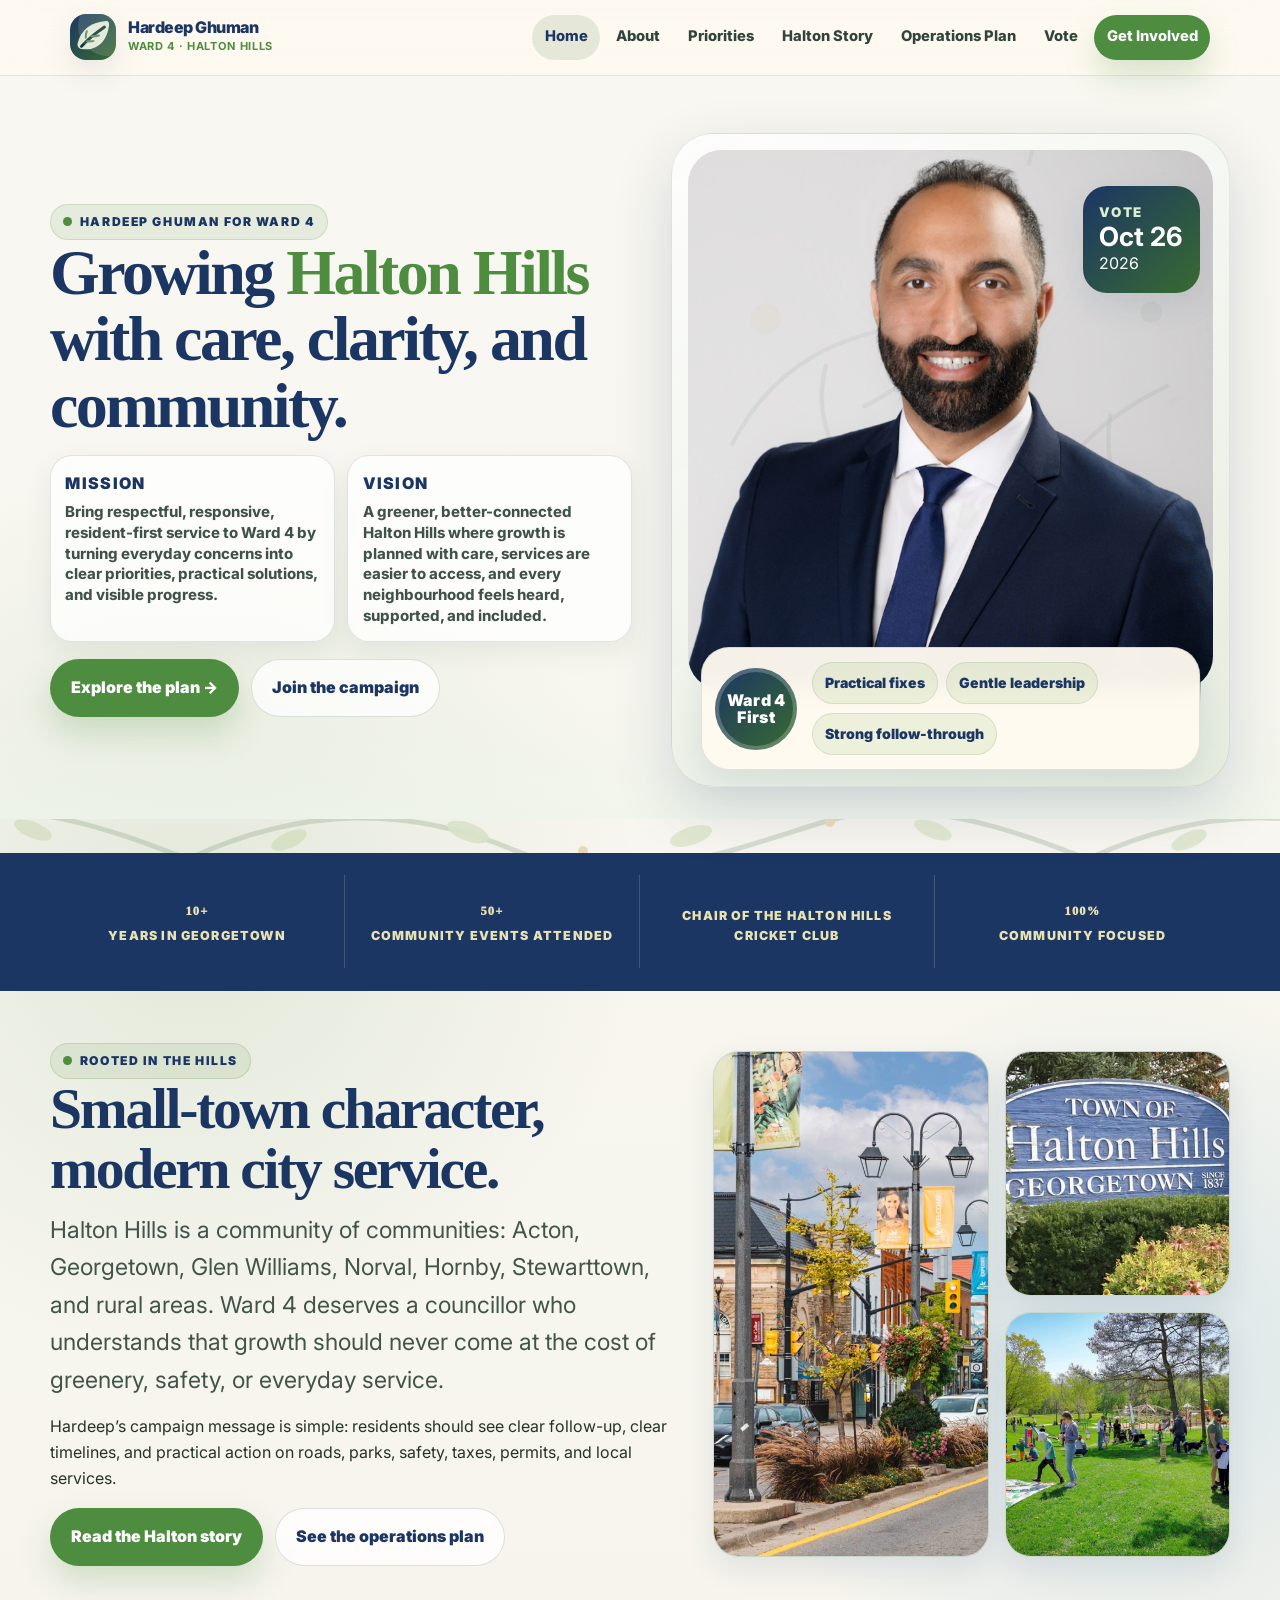
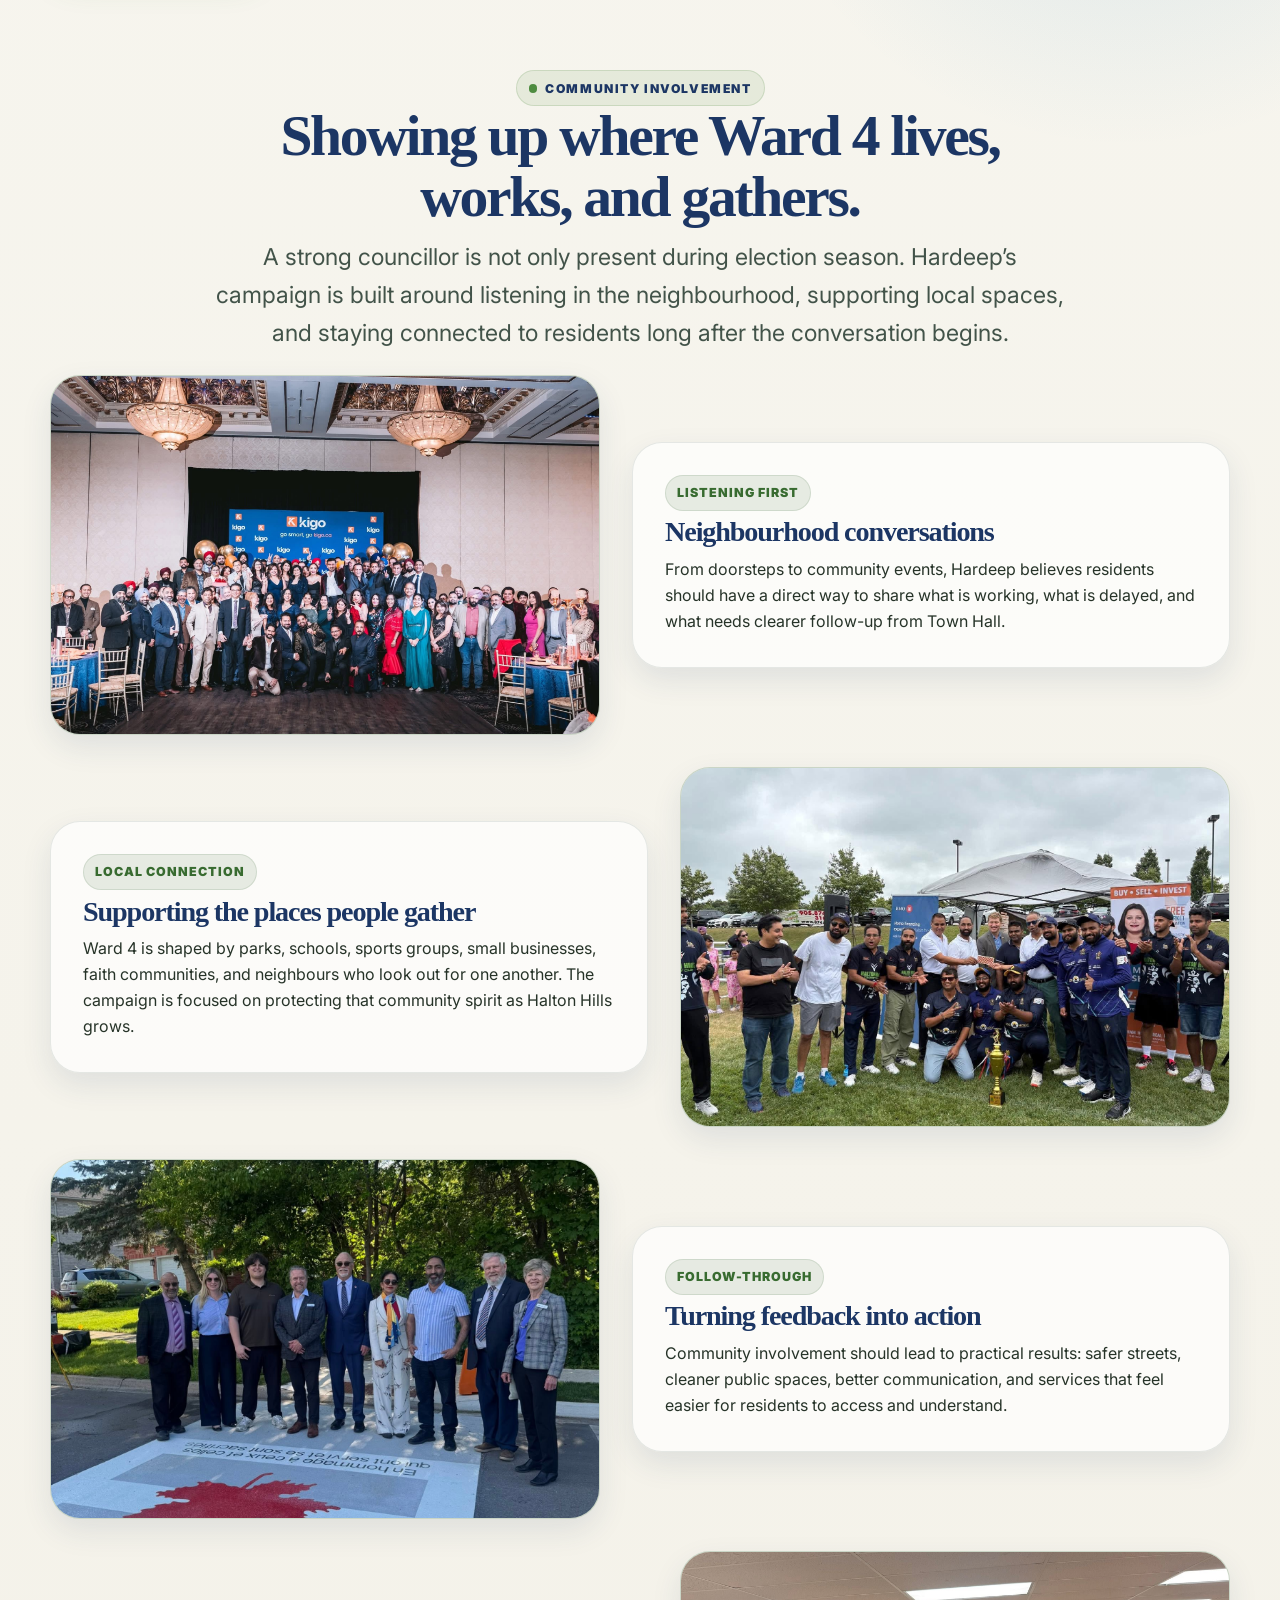
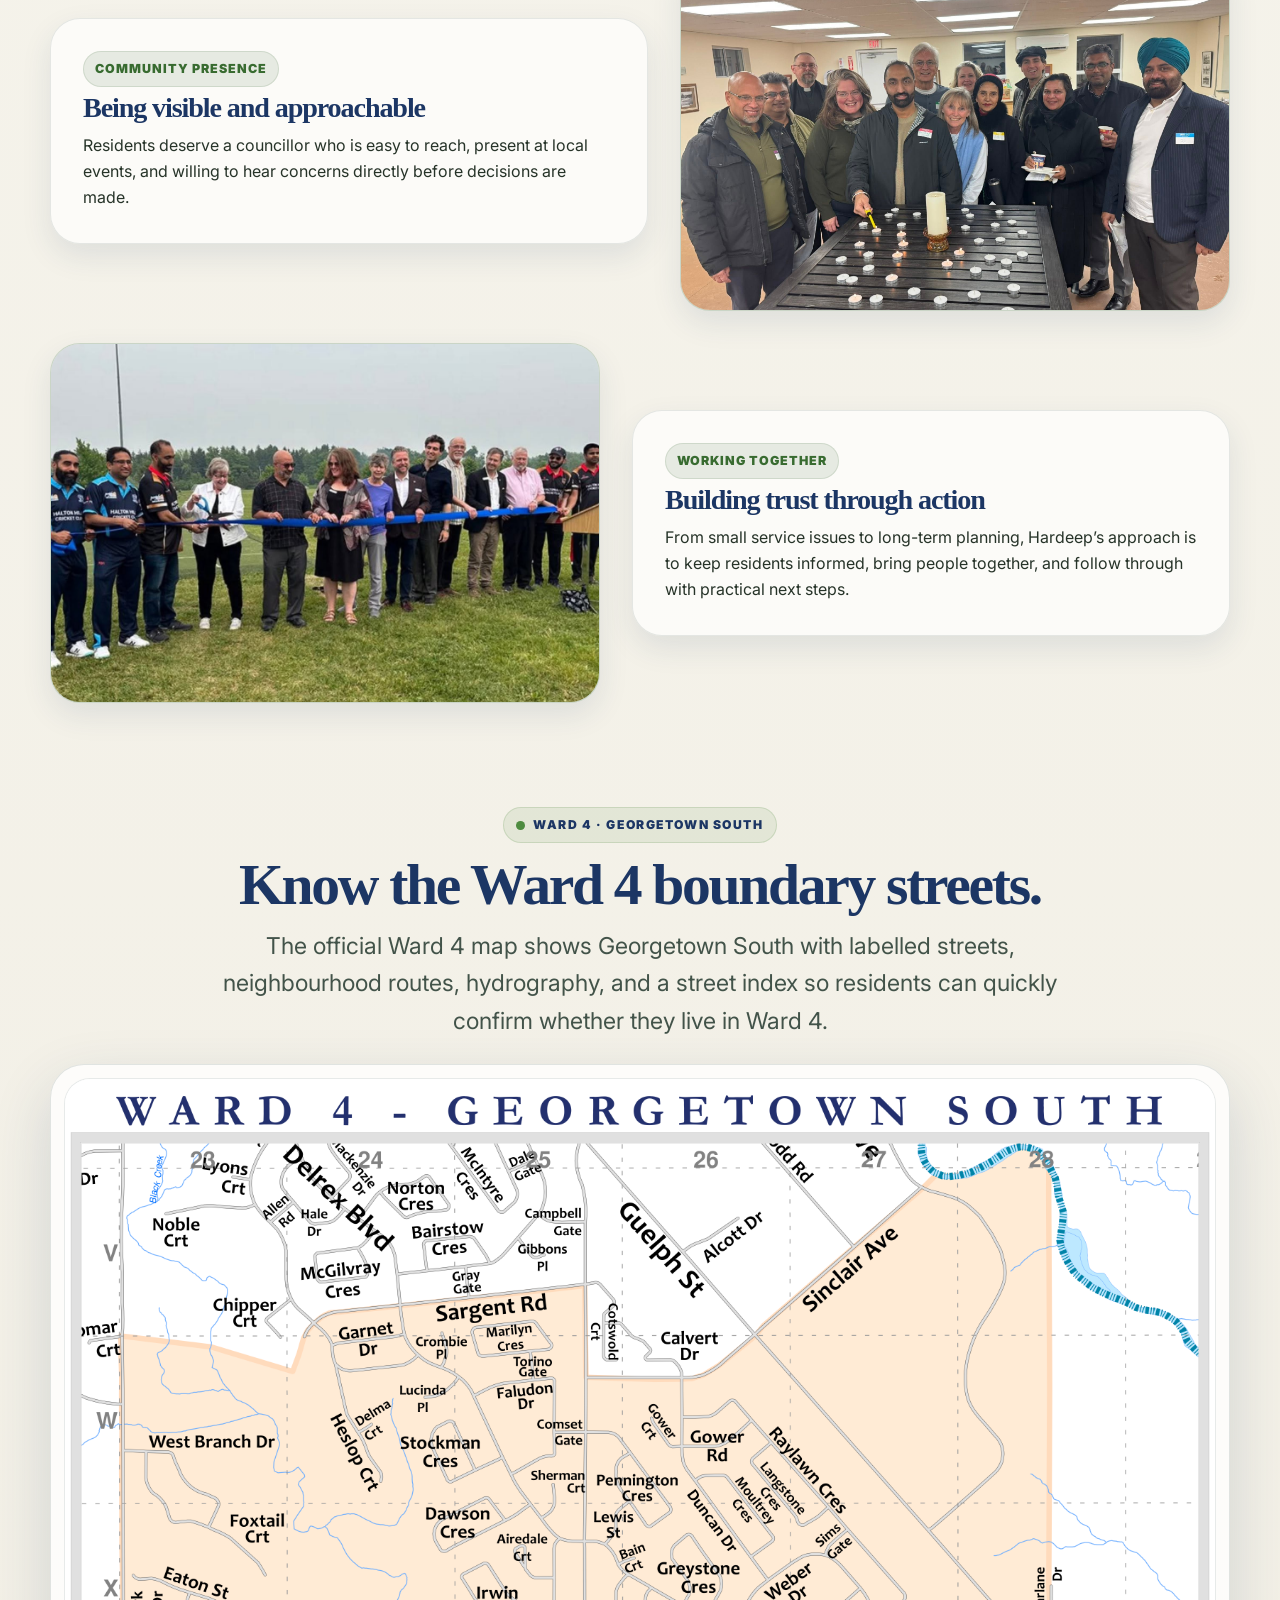
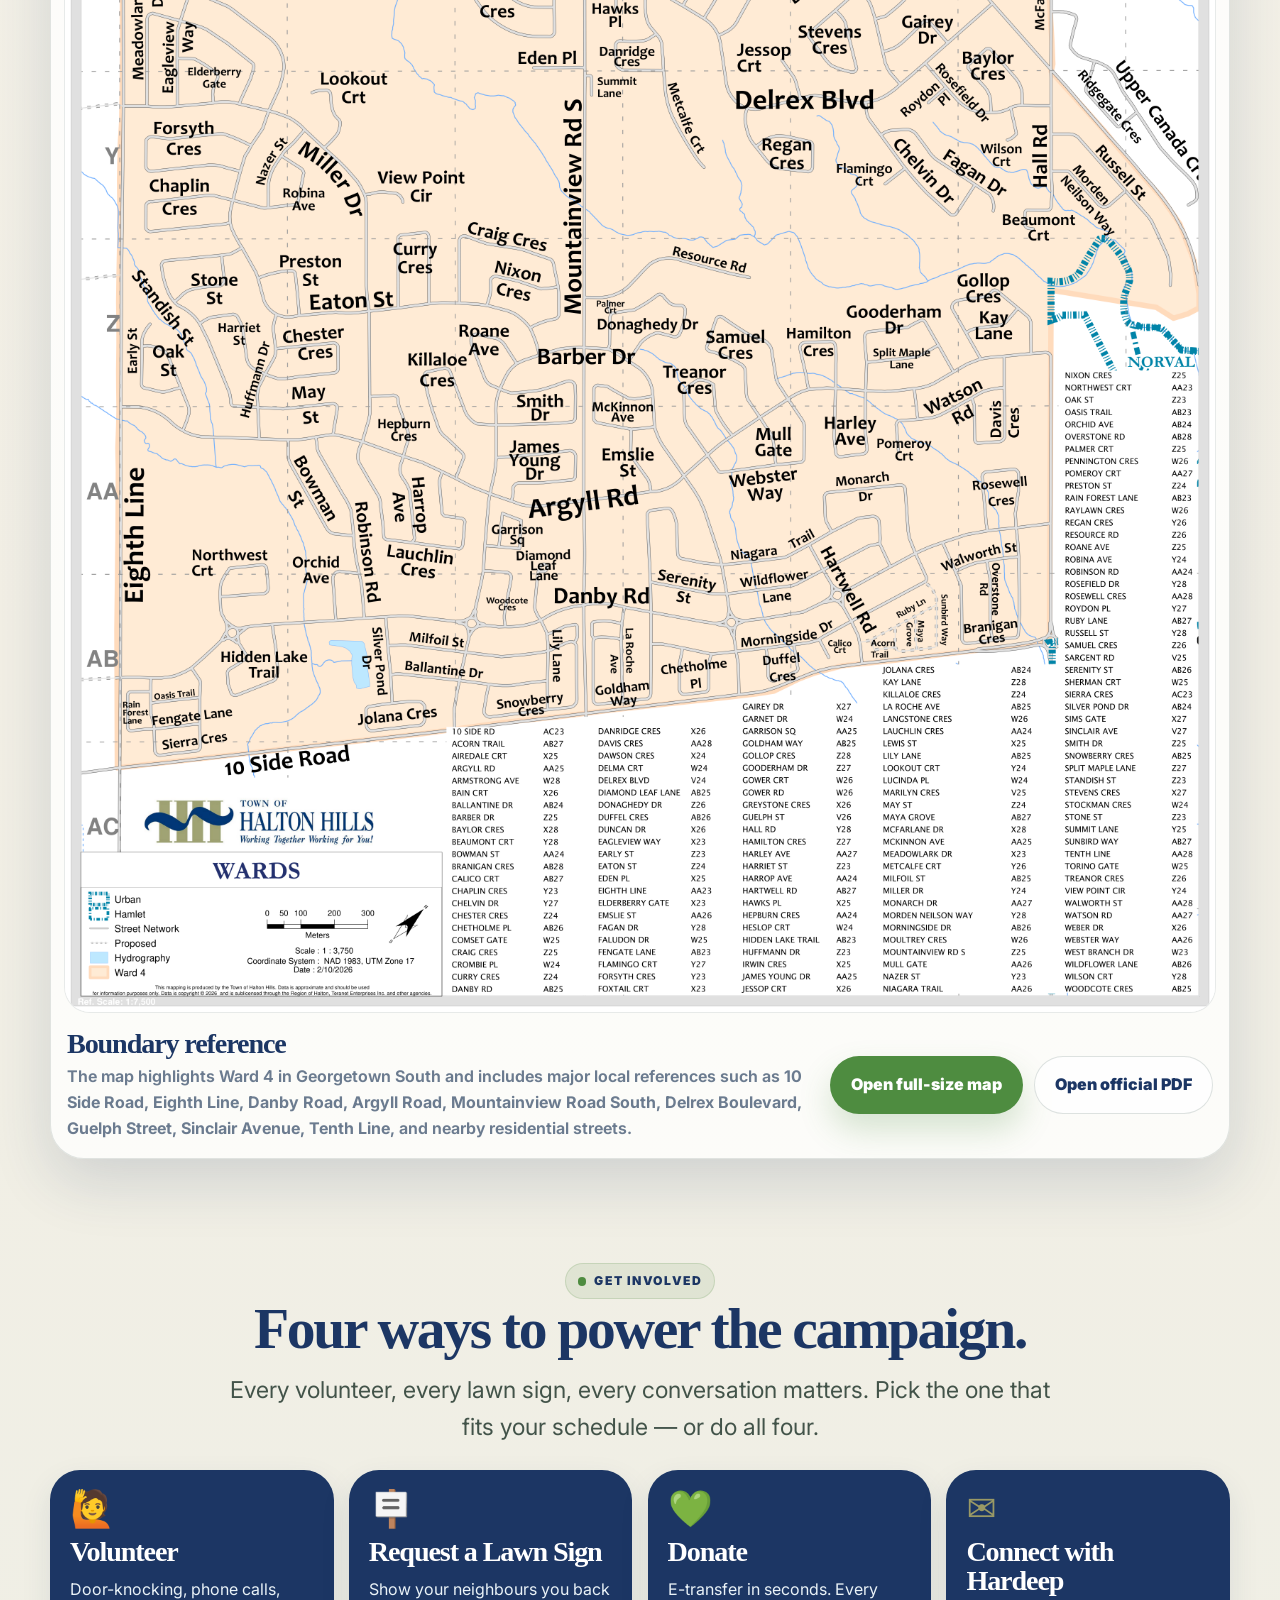
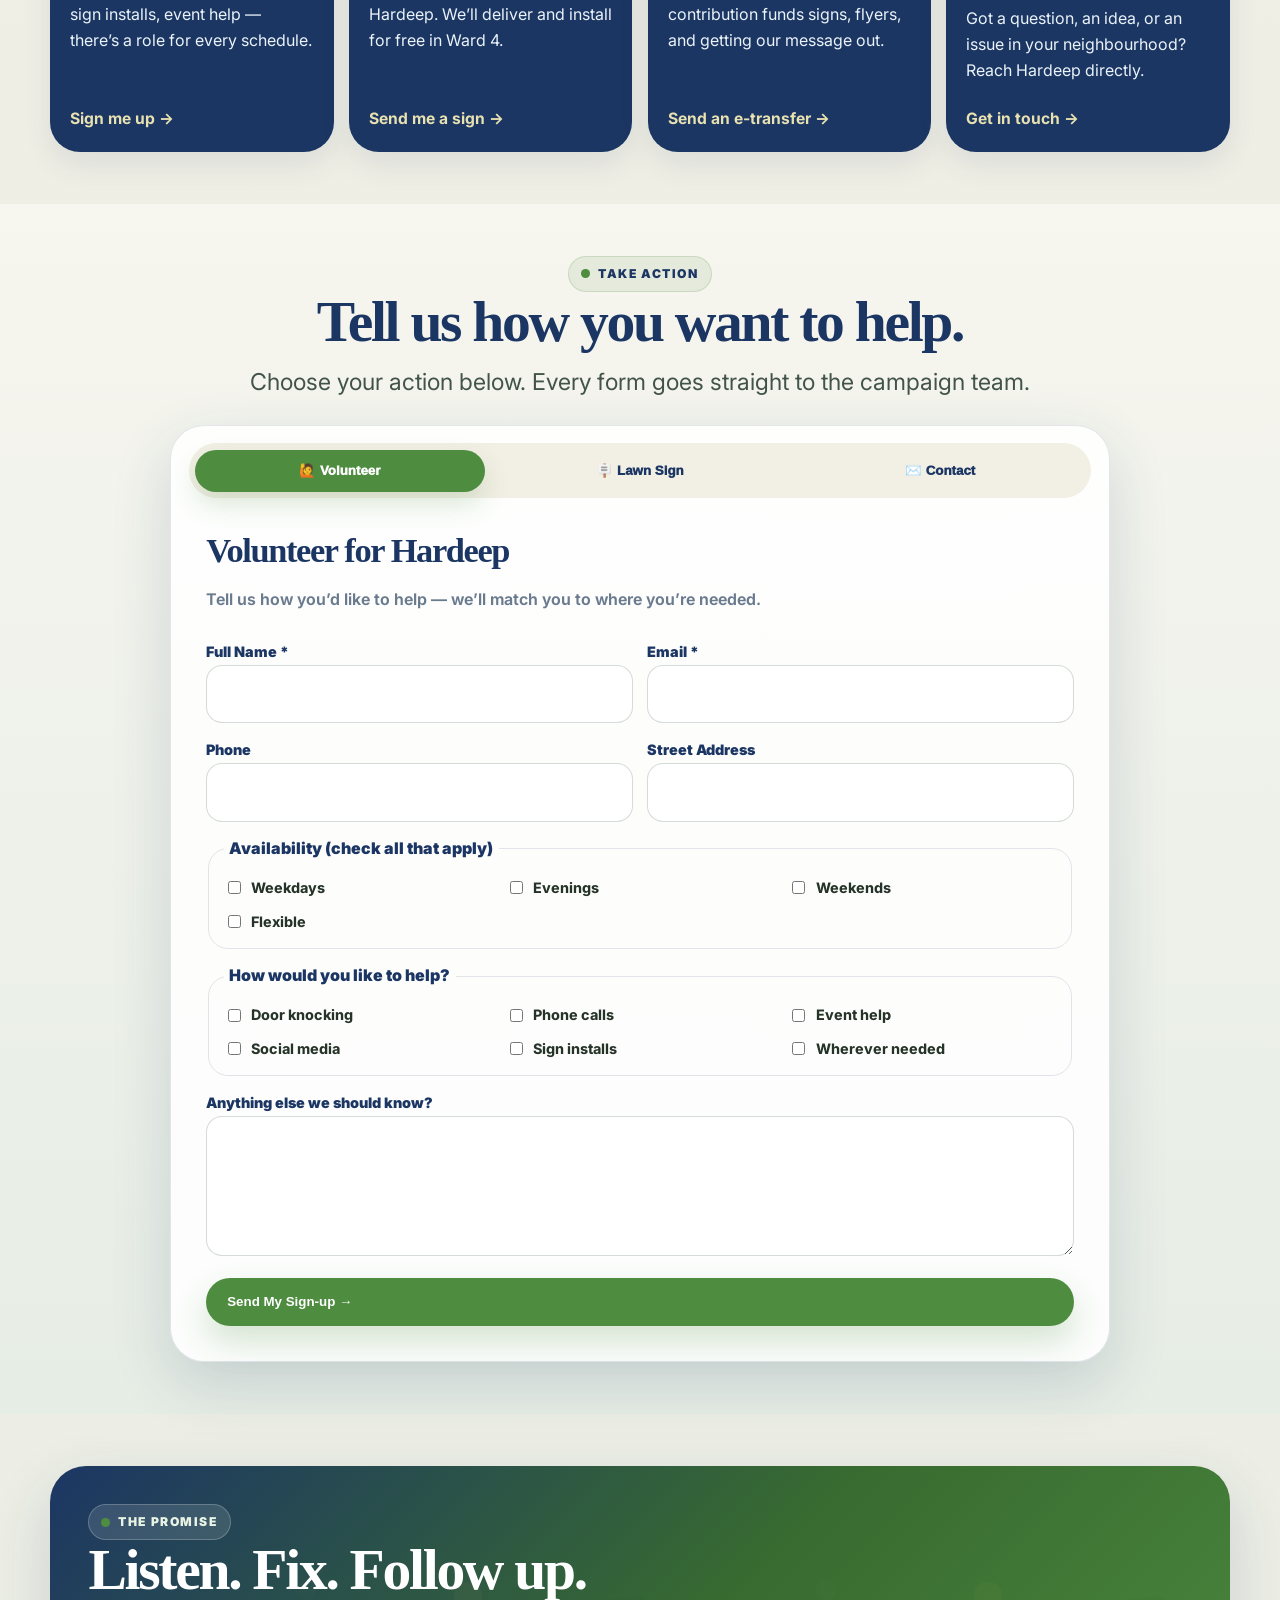
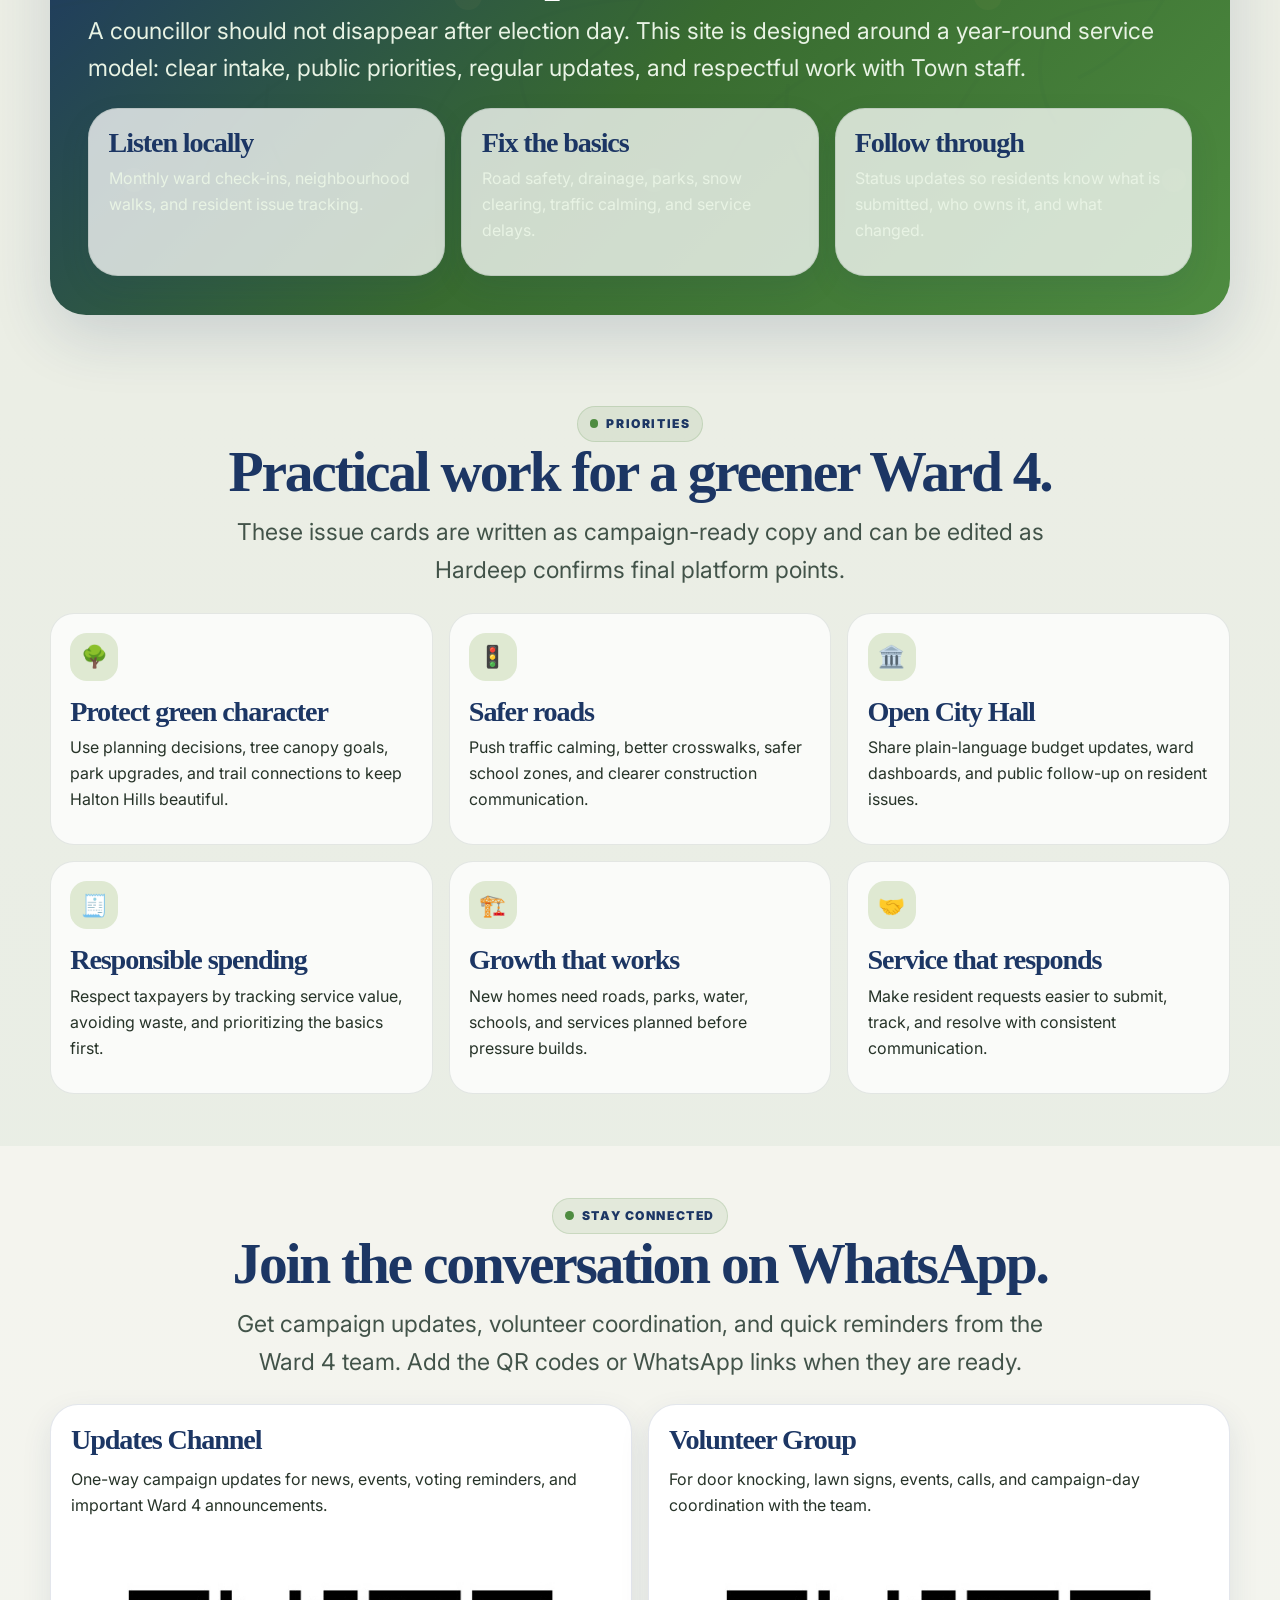
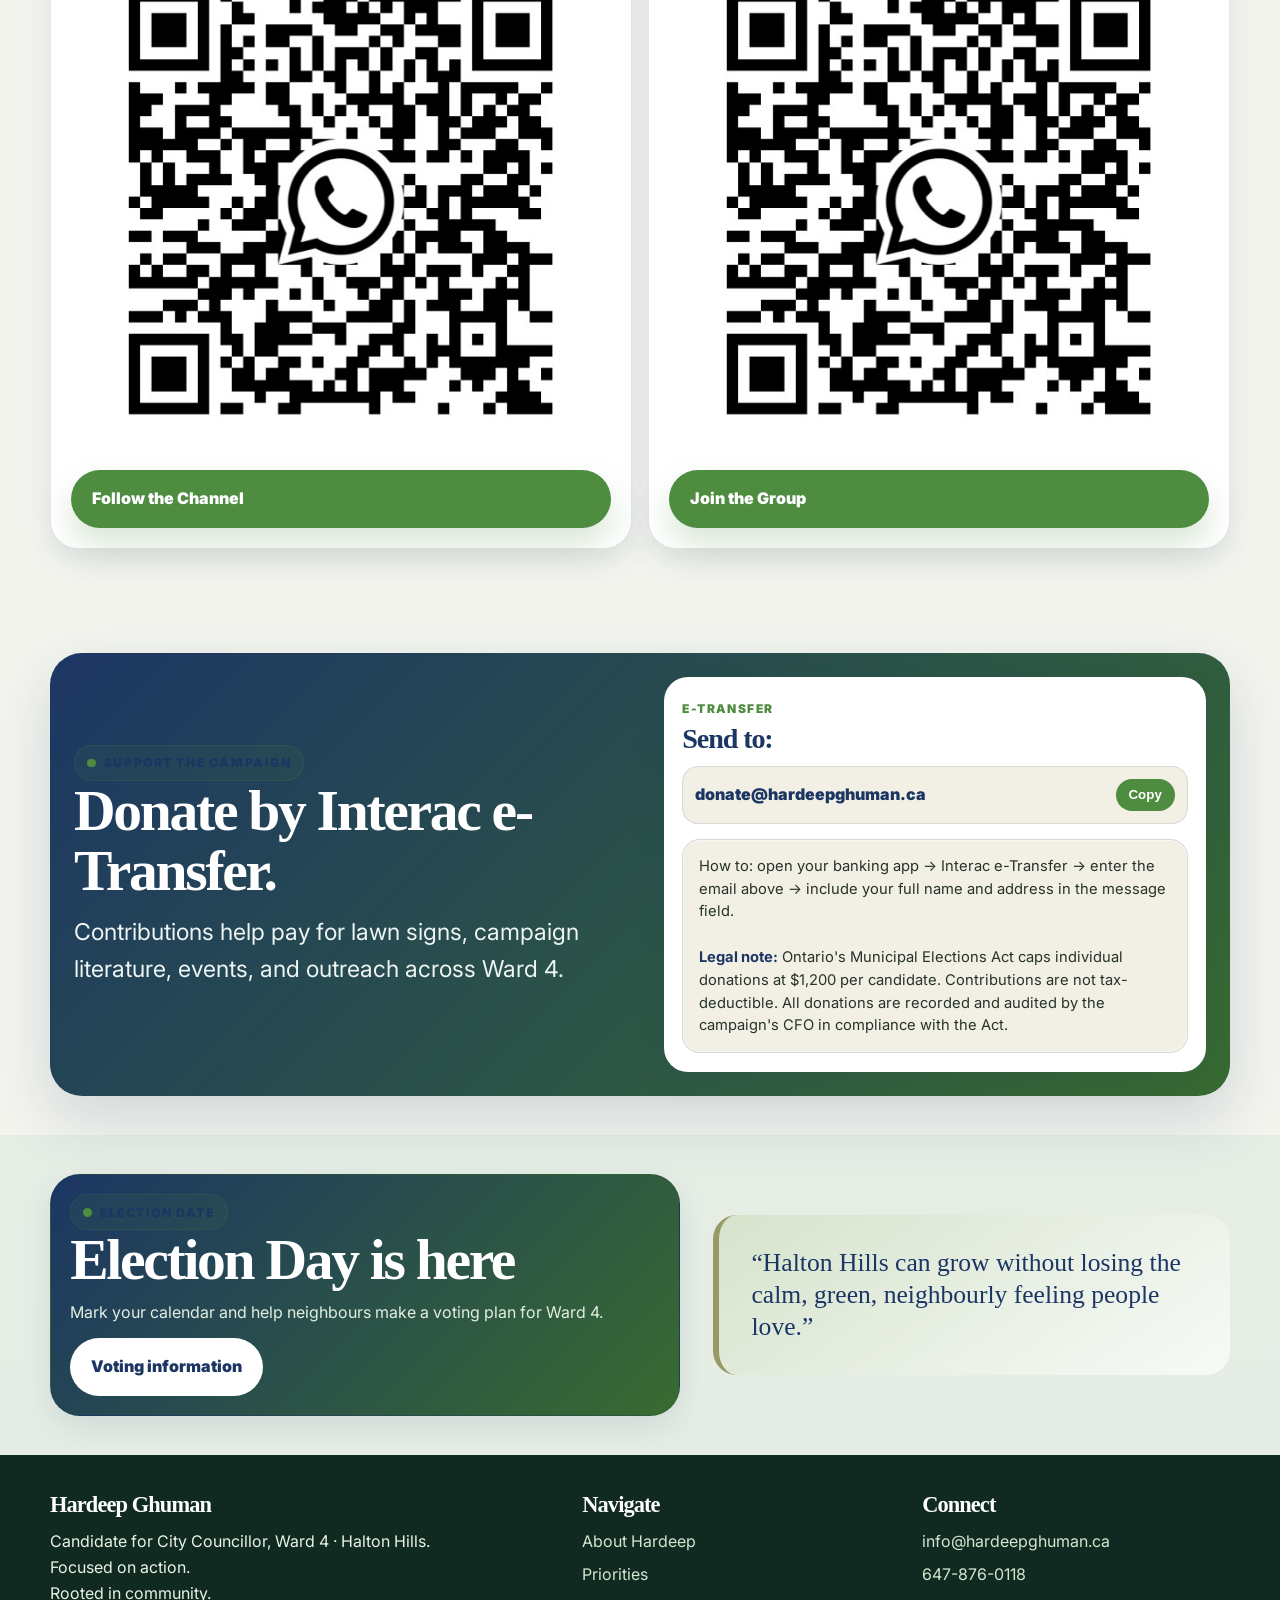
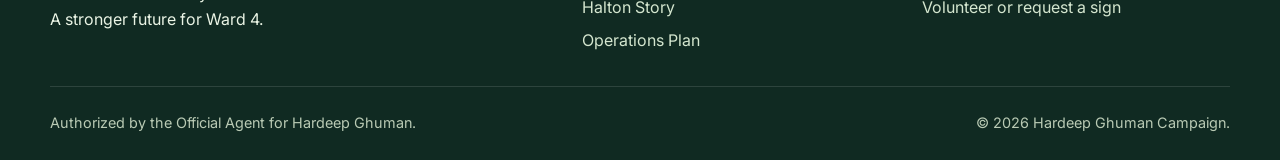
<file: index.html>
<!doctype html>
<html lang="en-CA">

<head>
  <meta charset="utf-8">
  <meta name="viewport" content="width=device-width, initial-scale=1">
  <title>Hardeep Ghuman for Ward 4 · Halton Hills</title>
  <meta name="description"
    content="A gentle green multi-page campaign website for Hardeep Ghuman, Ward 4 Halton Hills.">
  <meta name="theme-color" content="#14372b">
  <link rel="preconnect" href="https://fonts.googleapis.com">
  <link rel="preconnect" href="https://fonts.gstatic.com" crossorigin>
  <link href="https://fonts.googleapis.com/css2?family=Inter:wght@400;600;700;800;900&display=swap" rel="stylesheet">
  <link rel="stylesheet" href="assets/styles.css">
</head>

<body>

  <a class="skip-link" href="#main">Skip to main content</a>
  <header class="site-header">
    <div class="header-inner">
      <a class="brand" href="index.html" aria-label="Hardeep Ghuman for Ward 4 home">
        <span class="brand-mark"><img src="assets/logo-leaf.svg" alt="" aria-hidden="true"></span>
        <span class="brand-text"><span>Hardeep Ghuman</span><small>Ward 4 · Halton Hills</small></span>
      </a>
      <button class="nav-toggle" aria-expanded="false" aria-controls="primary-nav">Menu</button>
      <nav id="primary-nav" class="primary-nav" aria-label="Primary navigation"><a href="index.html"
          aria-current="page">Home</a><a href="about.html">About</a><a href="priorities.html">Priorities</a><a
          href="history.html">Halton Story</a><a href="operations.html">Operations Plan</a><a
          href="vote.html">Vote</a><a class="nav-cta" href="contact.html">Get Involved</a></nav>
    </div>
  </header>
  <main id="main">

    <section class="hero">
      <div class="hero-grid">
        <div class="hero-copy">
          <span class="eyebrow">Hardeep Ghuman for Ward 4</span>
          <h1>Growing <span>Halton Hills</span> with care, clarity, and community.</h1>
          <div class="mission-vision-card" aria-label="Mission and vision statement">
            <div><strong>Mission</strong><span>Bring respectful, responsive, resident-first service to Ward 4 by turning
                everyday concerns into clear priorities, practical solutions, and visible progress.</span></div>
            <div><strong>Vision</strong><span>A greener, better-connected Halton Hills where growth is planned with
                care, services are easier to access, and every neighbourhood feels heard, supported, and
                included.</span></div>
          </div>
          <div class="hero-actions">
            <a class="btn btn-primary" href="priorities.html">Explore the plan →</a>
            <a class="btn btn-secondary" href="contact.html">Join the campaign</a>
          </div>
        </div>
        <div class="hero-card">
          <div class="candidate-frame" data-photo="1.jpg">
            <div class="hero-date"><small>Vote</small><strong>Oct 26</strong><span>2026</span></div>
            <img src="assets/images/1.jpg" onerror="this.parentElement.classList.add('missing-photo'); this.remove();"
              alt="Hardeep Ghuman portrait">
          </div>
          <div class="promise-strip" aria-label="Ward 4 promise">
            <div class="promise-seal">Ward 4<br>First</div>
            <div class="promise-points">
              <span>Practical fixes</span>
              <span>Gentle leadership</span>
              <span>Strong follow-through</span>
            </div>
          </div>
        </div>
      </div>
    </section>
    <div class="leaf-divider" aria-hidden="true"></div>
    <section class="section-tight campaign-metrics" aria-label="Campaign facts">
      <div class="container">
        <div class="metric-row">
          <div class="metric-item"><strong><span class="count-up" data-target="10"
                data-suffix="+">0</span></strong><span>Years in Georgetown</span></div>
          <div class="metric-item"><strong><span class="count-up" data-target="50"
                data-suffix="+">0</span></strong><span>Community Events Attended</span></div>
          <div class="metric-item"><strong></strong><span>Chair of The Halton Hills Cricket Club</span></div>
          <div class="metric-item"><strong><span class="count-up" data-target="100"
                data-suffix="%">0</span></strong><span>Community Focused</span></div>
        </div>
      </div>
    </section>
    <section class="section">
      <div class="container">
        <div class="split">
          <div>
            <span class="eyebrow">Rooted in the Hills</span>
            <h2>Small-town character, modern city service.</h2>
            <p class="lead">Halton Hills is a community of communities: Acton, Georgetown, Glen Williams, Norval,
              Hornby, Stewarttown, and rural areas. Ward 4 deserves a councillor who understands that growth should
              never come at the cost of greenery, safety, or everyday service.</p>
            <p>Hardeep’s campaign message is simple: residents should see clear follow-up, clear timelines, and
              practical action on roads, parks, safety, taxes, permits, and local services.</p>
            <div class="actions"><a class="btn btn-primary" href="history.html">Read the Halton story</a><a
                class="btn btn-secondary" href="operations.html">See the operations plan</a></div>
          </div>
          <div class="photo-grid">
            <div class="photo-tile tall" data-photo="2.jpg"><img src="assets/images/2.jpg"
                onerror="this.parentElement.classList.add('missing-photo'); this.remove();"
                alt="Halton Hills green space or park photo"></div>
            <div class="stacked-photos">
              <div class="photo-tile" data-photo="3.jpg"><img src="assets/images/3.jpg"
                  onerror="this.parentElement.classList.add('missing-photo'); this.remove();"
                  alt="Georgetown or Halton Hills community main street photo"></div>
              <div class="photo-tile" data-photo="4.jpg"><img src="assets/images/4.jpg"
                  onerror="this.parentElement.classList.add('missing-photo'); this.remove();"
                  alt="Ward 4 neighbourhood or community photo"></div>
            </div>
          </div>
        </div>
      </div>
    </section>
    <section class="section community-involvement" id="community-involvement">
      <div class="container">
        <div class="narrow section-head">
          <span class="eyebrow">Community Involvement</span>
          <h2>Showing up where Ward 4 lives, works, and gathers.</h2>
          <p class="lead">A strong councillor is not only present during election season. Hardeep’s campaign is built around listening in the neighbourhood, supporting local spaces, and staying connected to residents long after the conversation begins.</p>
        </div>

        <div class="community-stagger">
          <article class="community-row">
            <div class="photo-tile community-photo" data-photo="11.jpg">
              <img src="assets/images/11.jpg" onerror="this.parentElement.classList.add('missing-photo'); this.remove();" alt="Hardeep Ghuman speaking with residents in Ward 4">
            </div>
            <div class="community-copy">
              <span class="mini-label">Listening first</span>
              <h3>Neighbourhood conversations</h3>
              <p>From doorsteps to community events, Hardeep believes residents should have a direct way to share what is working, what is delayed, and what needs clearer follow-up from Town Hall.</p>
            </div>
          </article>

          <article class="community-row community-row-reverse">
            <div class="photo-tile community-photo" data-photo="12.jpg">
              <img src="assets/images/12.jpg" onerror="this.parentElement.classList.add('missing-photo'); this.remove();" alt="Community involvement in Halton Hills">
            </div>
            <div class="community-copy">
              <span class="mini-label">Local connection</span>
              <h3>Supporting the places people gather</h3>
              <p>Ward 4 is shaped by parks, schools, sports groups, small businesses, faith communities, and neighbours who look out for one another. The campaign is focused on protecting that community spirit as Halton Hills grows.</p>
            </div>
          </article>

          <article class="community-row">
            <div class="photo-tile community-photo" data-photo="13.jpg">
              <img src="assets/images/13.jpg" onerror="this.parentElement.classList.add('missing-photo'); this.remove();" alt="Volunteer and campaign community work in Ward 4">
            </div>
            <div class="community-copy">
              <span class="mini-label">Follow-through</span>
              <h3>Turning feedback into action</h3>
              <p>Community involvement should lead to practical results: safer streets, cleaner public spaces, better communication, and services that feel easier for residents to access and understand.</p>
            </div>
          </article>

          <article class="community-row community-row-reverse">
            <div class="photo-tile community-photo" data-photo="14.jpg">
              <img src="assets/images/14.jpg" onerror="this.parentElement.classList.add('missing-photo'); this.remove();" alt="Hardeep Ghuman at a local Ward 4 event">
            </div>
            <div class="community-copy">
              <span class="mini-label">Community presence</span>
              <h3>Being visible and approachable</h3>
              <p>Residents deserve a councillor who is easy to reach, present at local events, and willing to hear concerns directly before decisions are made.</p>
            </div>
          </article>

          <article class="community-row">
            <div class="photo-tile community-photo" data-photo="15.jpg">
              <img src="assets/images/15.jpg" onerror="this.parentElement.classList.add('missing-photo'); this.remove();" alt="Ward 4 volunteers and residents working together">
            </div>
            <div class="community-copy">
              <span class="mini-label">Working together</span>
              <h3>Building trust through action</h3>
              <p>From small service issues to long-term planning, Hardeep’s approach is to keep residents informed, bring people together, and follow through with practical next steps.</p>
            </div>
          </article>
        </div>
      </div>
    </section>
    <section class="section ward-map-section" id="ward-map">
      <div class="container">
        <div class="narrow section-head">
          <span class="eyebrow">Ward 4 · Georgetown South</span>
          <p></p>
          <h2>Know the Ward 4 boundary streets.</h2>
          <p class="lead">The official Ward 4 map shows Georgetown South with labelled streets, neighbourhood routes,
            hydrography, and a street index so residents can quickly confirm whether they live in Ward 4.</p>
        </div>
        <div class="map-card">
          <a class="map-link" href="assets/images/ward-4-georgetown-south-map.png"
            aria-label="Open full-size Ward 4 Georgetown South map">
            <img src="assets/images/ward-4-georgetown-south-map.png"
              alt="Official Ward 4 Georgetown South map showing boundary area and street names including 10 Side Road, Eighth Line, Danby Road, Argyll Road, Mountainview Road South, Delrex Boulevard, Guelph Street, Sinclair Avenue, Tenth Line and surrounding streets.">
          </a>
          <div class="map-info">
            <div>
              <h3>Boundary reference</h3>
              <p>The map highlights Ward 4 in Georgetown South and includes major local references such as <strong>10
                  Side Road, Eighth Line, Danby Road, Argyll Road, Mountainview Road South, Delrex Boulevard, Guelph
                  Street, Sinclair Avenue, Tenth Line</strong>, and nearby residential streets.</p>
            </div>
            <div class="map-actions">
              <a class="btn btn-primary" href="assets/images/ward-4-georgetown-south-map.png">Open full-size map</a>
              <a class="btn btn-secondary" href="docs/Ward-4-Map.pdf">Open official PDF</a>
            </div>
          </div>

        </div>
      </div>
    </section>

    <section class="section get-involved-strip" id="power">
      <div class="container">
        <div class="narrow section-head">
          <span class="eyebrow">Get Involved</span>
          <h2>Four ways to power the campaign.</h2>
          <p class="lead">Every volunteer, every lawn sign, every conversation matters. Pick the one that fits your
            schedule — or do all four.</p>
        </div>
        <div class="power-grid power-grid-keene">
          <a class="power-card" href="contact.html#take-action" data-action-link="volunteer"><span
              class="power-icon">🙋</span>
            <h3>Volunteer</h3>
            <p>Door-knocking, phone calls, sign installs, event help — there’s a role for every schedule.</p>
            <strong>Sign me up →</strong>
          </a>
          <a class="power-card" href="contact.html#take-action" data-action-link="sign"><span
              class="power-icon">🪧</span>
            <h3>Request a Lawn Sign</h3>
            <p>Show your neighbours you back Hardeep. We’ll deliver and install for free in Ward 4.</p><strong>Send me a
              sign →</strong>
          </a>
          <a class="power-card" href="index.html#donate"><span class="power-icon">💚</span>
            <h3>Donate</h3>
            <p>E-transfer in seconds. Every contribution funds signs, flyers, and getting our message out.</p>
            <strong>Send an e-transfer →</strong>
          </a>
          <a class="power-card" href="contact.html#take-action" data-action-link="contact"><span
              class="power-icon">✉️</span>
            <h3>Connect with Hardeep</h3>
            <p>Got a question, an idea, or an issue in your neighbourhood? Reach Hardeep directly.</p><strong>Get in
              touch →</strong>
          </a>
        </div>
      </div>
    </section>

    <section class="section action-section" id="take-action">
      <div class="container">
        <div class="narrow section-head">
          <span class="eyebrow">Take Action</span>
          <h2>Tell us how you want to help.</h2>
          <p class="lead">Choose your action below. Every form goes straight to the campaign team.</p>
        </div>
        <div class="action-center">
          <div class="action-tabs" role="tablist" aria-label="Campaign action forms">
            <button class="action-tab active" type="button" data-action-tab="volunteer">🙋 Volunteer</button>
            <button class="action-tab" type="button" data-action-tab="sign">🪧 Lawn Sign</button>
            <button class="action-tab" type="button" data-action-tab="contact">✉️ Contact</button>
          </div>

          <form class="form action-form active" data-action-panel="volunteer" data-mailto-form>
            <input type="hidden" name="interest" value="Volunteer for Hardeep">
            <h3>Volunteer for Hardeep</h3>
            <p>Tell us how you’d like to help — we’ll match you to where you’re needed.</p>
            <div class="form-row">
              <div><label for="vol-name">Full Name *</label><input id="vol-name" name="name" autocomplete="name"
                  required></div>
              <div><label for="vol-email">Email *</label><input id="vol-email" name="email" type="email"
                  autocomplete="email" required></div>
            </div>
            <div class="form-row">
              <div><label for="vol-phone">Phone</label><input id="vol-phone" name="phone" autocomplete="tel"></div>
              <div><label for="vol-address">Street Address</label><input id="vol-address" name="street_address"
                  autocomplete="street-address"></div>
            </div>
            <fieldset class="check-group">
              <legend>Availability (check all that apply)</legend><label><input type="checkbox" name="availability"
                  value="Weekdays"> Weekdays</label><label><input type="checkbox" name="availability" value="Evenings">
                Evenings</label><label><input type="checkbox" name="availability" value="Weekends">
                Weekends</label><label><input type="checkbox" name="availability" value="Flexible"> Flexible</label>
            </fieldset>
            <fieldset class="check-group">
              <legend>How would you like to help?</legend><label><input type="checkbox" name="help_with"
                  value="Door knocking"> Door knocking</label><label><input type="checkbox" name="help_with"
                  value="Phone calls"> Phone calls</label><label><input type="checkbox" name="help_with"
                  value="Event help"> Event help</label><label><input type="checkbox" name="help_with"
                  value="Social media"> Social media</label><label><input type="checkbox" name="help_with"
                  value="Sign installs"> Sign installs</label><label><input type="checkbox" name="help_with"
                  value="Wherever needed"> Wherever needed</label>
            </fieldset>
            <div><label for="vol-message">Anything else we should know?</label><textarea id="vol-message"
                name="message"></textarea></div>
            <button class="btn btn-primary" type="submit">Send My Sign-up →</button>
          </form>

          <form class="form action-form" data-action-panel="sign" data-mailto-form>
            <input type="hidden" name="interest" value="Lawn sign request">
            <h3>Request a Lawn Sign</h3>
            <p>Share your address and the campaign team will follow up for delivery and placement.</p>
            <div class="form-row">
              <div><label for="sign-name">Full Name *</label><input id="sign-name" name="name" autocomplete="name"
                  required></div>
              <div><label for="sign-email">Email *</label><input id="sign-email" name="email" type="email"
                  autocomplete="email" required></div>
            </div>
            <div class="form-row">
              <div><label for="sign-phone">Phone</label><input id="sign-phone" name="phone" autocomplete="tel"></div>
              <div><label for="sign-address">Street Address *</label><input id="sign-address" name="street_address"
                  autocomplete="street-address" required></div>
            </div>
            <div><label for="sign-message">Placement notes</label><textarea id="sign-message" name="message"
                placeholder="Example: front lawn, corner lot, call before delivery, etc."></textarea></div>
            <button class="btn btn-primary" type="submit">Send Sign Request →</button>
          </form>

          <form class="form action-form" data-action-panel="contact" data-mailto-form>
            <input type="hidden" name="interest" value="Contact Hardeep">
            <h3>Connect with Hardeep</h3>
            <p>Got a question, idea, or neighbourhood issue? Send it directly to the campaign team.</p>
            <div class="form-row">
              <div><label for="contact-name">Full Name *</label><input id="contact-name" name="name" autocomplete="name"
                  required></div>
              <div><label for="contact-email">Email *</label><input id="contact-email" name="email" type="email"
                  autocomplete="email" required></div>
            </div>
            <div><label for="contact-phone">Phone</label><input id="contact-phone" name="phone" autocomplete="tel">
            </div>
            <div><label for="contact-message">Message *</label><textarea id="contact-message" name="message"
                required></textarea></div>
            <button class="btn btn-primary" type="submit">Get in touch →</button>
          </form>
        </div>
      </div>
    </section>


    <section class="section-tight">
      <div class="container">
        <div class="banner">
          <span class="eyebrow">The Promise</span>
          <h2>Listen. Fix. Follow up.</h2>
          <p class="lead">A councillor should not disappear after election day. This site is designed around a
            year-round service model: clear intake, public priorities, regular updates, and respectful work with Town
            staff.</p>
          <div class="grid-3 top-gap">
            <div class="card">
              <h3>Listen locally</h3>
              <p>Monthly ward check-ins, neighbourhood walks, and resident issue tracking.</p>
            </div>
            <div class="card">
              <h3>Fix the basics</h3>
              <p>Road safety, drainage, parks, snow clearing, traffic calming, and service delays.</p>
            </div>
            <div class="card">
              <h3>Follow through</h3>
              <p>Status updates so residents know what is submitted, who owns it, and what changed.</p>
            </div>
          </div>
        </div>
      </div>
    </section>
    <section class="section">
      <div class="container">
        <div class="narrow section-head">
          <span class="eyebrow">Priorities</span>
          <h2>Practical work for a greener Ward 4.</h2>
          <p class="lead">These issue cards are written as campaign-ready copy and can be edited as Hardeep confirms
            final platform points.</p>
        </div>
        <div class="grid-3">
          <article class="feature-card">
            <div class="icon">🌳</div>
            <h3>Protect green character</h3>
            <p>Use planning decisions, tree canopy goals, park upgrades, and trail connections to keep Halton Hills
              beautiful.</p>
          </article>
          <article class="feature-card">
            <div class="icon">🚦</div>
            <h3>Safer roads</h3>
            <p>Push traffic calming, better crosswalks, safer school zones, and clearer construction communication.</p>
          </article>
          <article class="feature-card">
            <div class="icon">🏛️</div>
            <h3>Open City Hall</h3>
            <p>Share plain-language budget updates, ward dashboards, and public follow-up on resident issues.</p>
          </article>
          <article class="feature-card">
            <div class="icon">🧾</div>
            <h3>Responsible spending</h3>
            <p>Respect taxpayers by tracking service value, avoiding waste, and prioritizing the basics first.</p>
          </article>
          <article class="feature-card">
            <div class="icon">🏗️</div>
            <h3>Growth that works</h3>
            <p>New homes need roads, parks, water, schools, and services planned before pressure builds.</p>
          </article>
          <article class="feature-card">
            <div class="icon">🤝</div>
            <h3>Service that responds</h3>
            <p>Make resident requests easier to submit, track, and resolve with consistent communication.</p>
          </article>
        </div>
      </div>
    </section>
    <section class="section whatsapp-section" id="whatsapp">
      <div class="container">
        <div class="narrow section-head">
          <span class="eyebrow">Stay Connected</span>
          <h2>Join the conversation on WhatsApp.</h2>
          <p class="lead">Get campaign updates, volunteer coordination, and quick reminders from the Ward 4 team. Add
            the QR codes or WhatsApp links when they are ready.</p>
        </div>
        <div class="whatsapp-grid">
          <article class="whatsapp-card">
            <div>
              <h3>Updates Channel</h3>
              <p>One-way campaign updates for news, events, voting reminders, and important Ward 4 announcements.</p>
            </div>
            <img src="assets/images/qr.jpg">
            <a class="btn btn-primary" href="https://chat.whatsapp.com/Fji4kExkvUBAGLDJjkHdHD?s=ms&p=i&ilr=4&amv=1">Follow the Channel</a>
          </article>
          <article class="whatsapp-card">
            <div>
              <h3>Volunteer Group</h3>
              <p>For door knocking, lawn signs, events, calls, and campaign-day coordination with the team.</p>
            </div>
            <img src="assets/images/qr.jpg"> 
            <a class="btn btn-primary" href="https://chat.whatsapp.com/Fji4kExkvUBAGLDJjkHdHD?s=ms&p=i&ilr=4&amv=1">Join the Group</a>
          </article>
        </div>
      </div>
    </section>

    <section class="section-tight donate-section" id="donate">
      <div class="container">
        <div class="donate-card">
          <div>
            <span class="eyebrow">Support the Campaign</span>
            <h2>Donate by Interac e-Transfer.</h2>
            <p class="lead">Contributions help pay for lawn signs, campaign literature, events, and outreach across Ward
              4.</p>
          </div>
          <div class="etransfer-box">
            <span>e-Transfer</span>
            <h3>Send to:</h3>
            <div class="copy-line"><code id="donation-email">donate@hardeepghuman.ca</code><button type="button"
                data-copy-target="donation-email">Copy</button></div>
            <div class="legal-note-island">
              How to: open your banking app → Interac e-Transfer → enter the email above → include your
              full name and address in the message field.
              <br>
              <br>
              <strong>Legal note:</strong> Ontario's Municipal Elections Act caps individual donations at $1,200 per
              candidate. Contributions are not tax-deductible. All donations are recorded and audited by the campaign's
              CFO in compliance with the Act.
            </div>
          </div>
        </div>
      </div>
    </section>

    <section class="section-tight">
      <div class="container split">
        <div class="card deep">
          <span class="eyebrow">Election Date</span>
          <h2 data-countdown>Election Day: October 26, 2026</h2>
          <p>Mark your calendar and help neighbours make a voting plan for Ward 4.</p>
          <a class="btn btn-light" href="vote.html">Voting information</a>
        </div>
        <div class="quote">“Halton Hills can grow without losing the calm, green, neighbourly feeling people love.”
        </div>
      </div>
    </section>

  </main>

  <footer class="footer">
    <div class="container">
      <div>
        <h3>Hardeep Ghuman</h3>
        <p>Candidate for City Councillor, Ward 4 · Halton Hills. <br>Focused on action. <br>Rooted in community. <br>A
          stronger future for Ward 4.</p>
      </div>
      <div>
        <h3>Navigate</h3>
        <ul>
          <li><a href="about.html">About Hardeep</a></li>
          <li><a href="priorities.html">Priorities</a></li>
          <li><a href="history.html">Halton Story</a></li>
          <li><a href="operations.html">Operations Plan</a></li>
        </ul>
      </div>
      <div>
        <h3>Connect</h3>
        <ul>
          <li><a href="mailto:info@hardeepghuman.ca">info@hardeepghuman.ca</a></li>
          <li><a href="tel:+19055550104">647-876-0118</a></li>
          <li><a href="contact.html">Volunteer or request a sign</a></li>
        </ul>
      </div>
    </div>
    <div class="footer-bottom">
      <span>Authorized by the Official Agent for Hardeep Ghuman.</span>
      <span>© <span id="year"></span> Hardeep Ghuman Campaign.</span>
    </div>
  </footer>
  <script src="assets/main.js"></script>
</body>

</html>
</file>
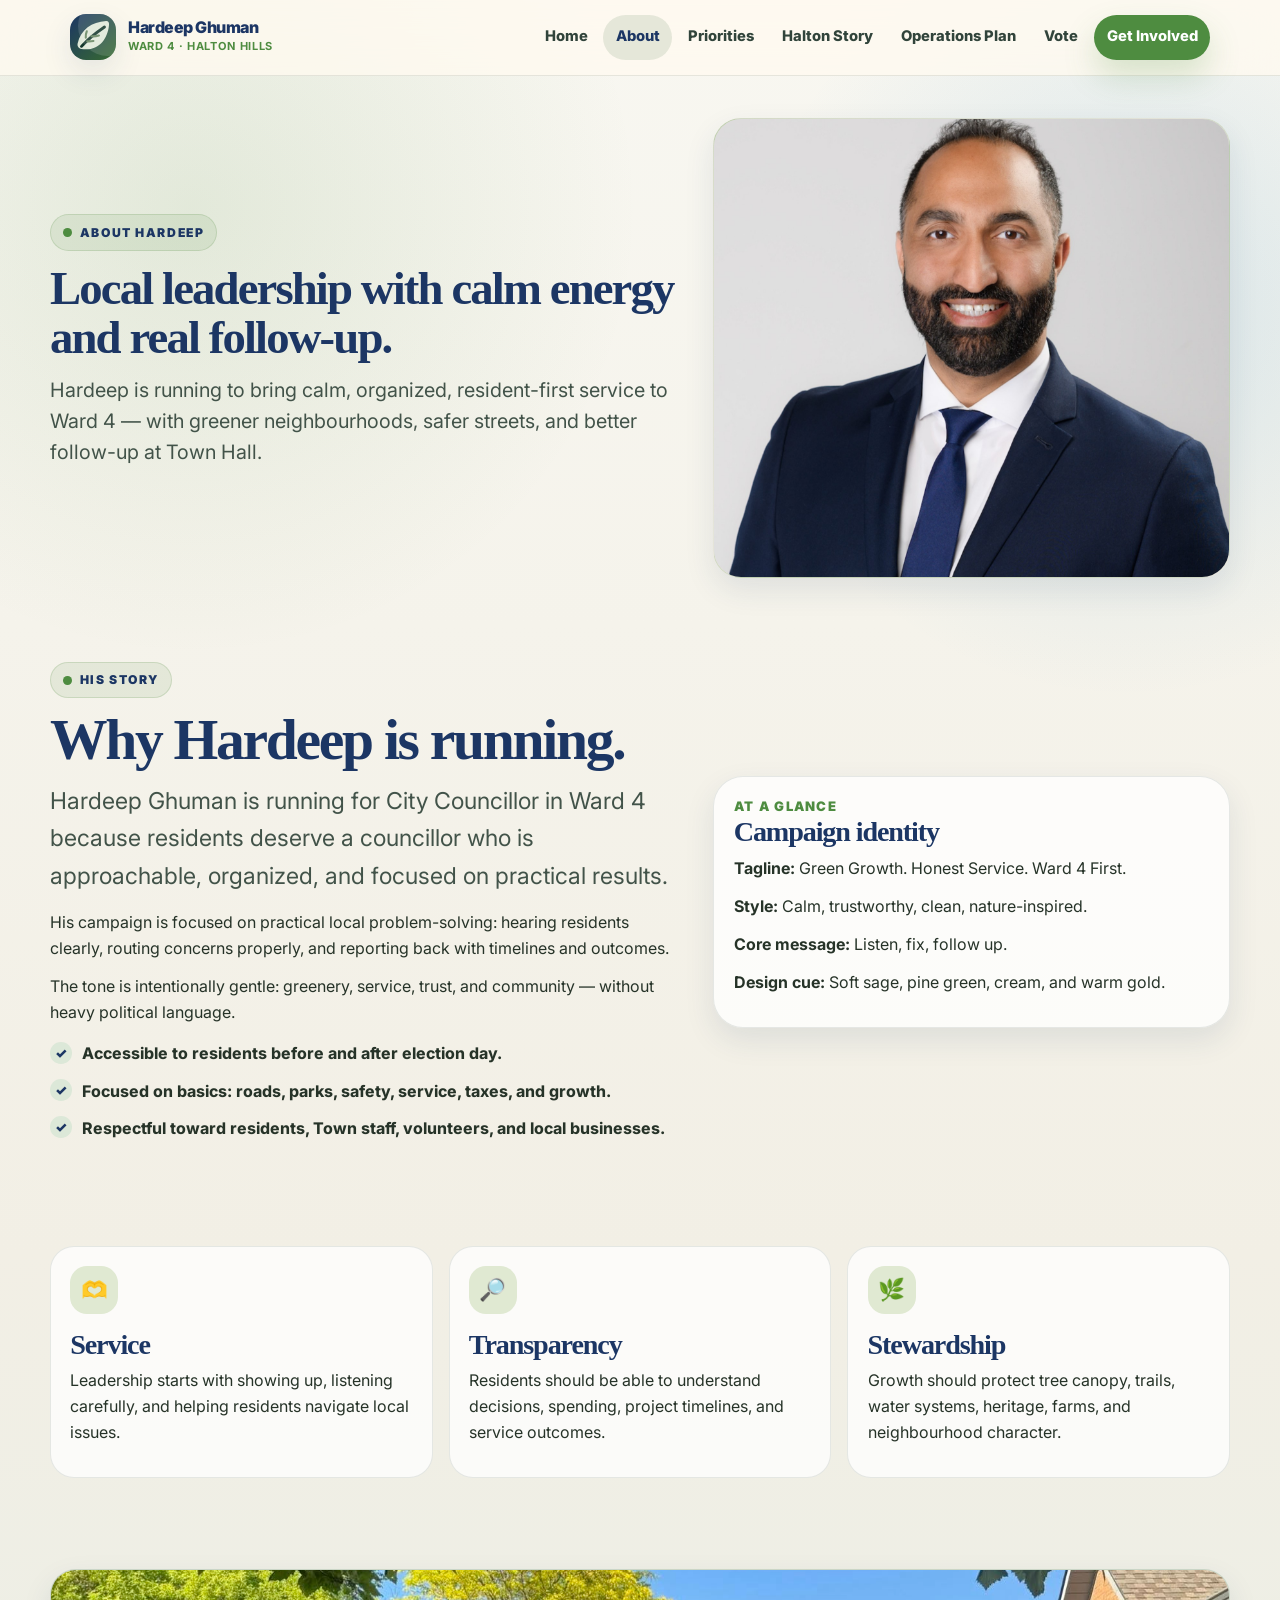
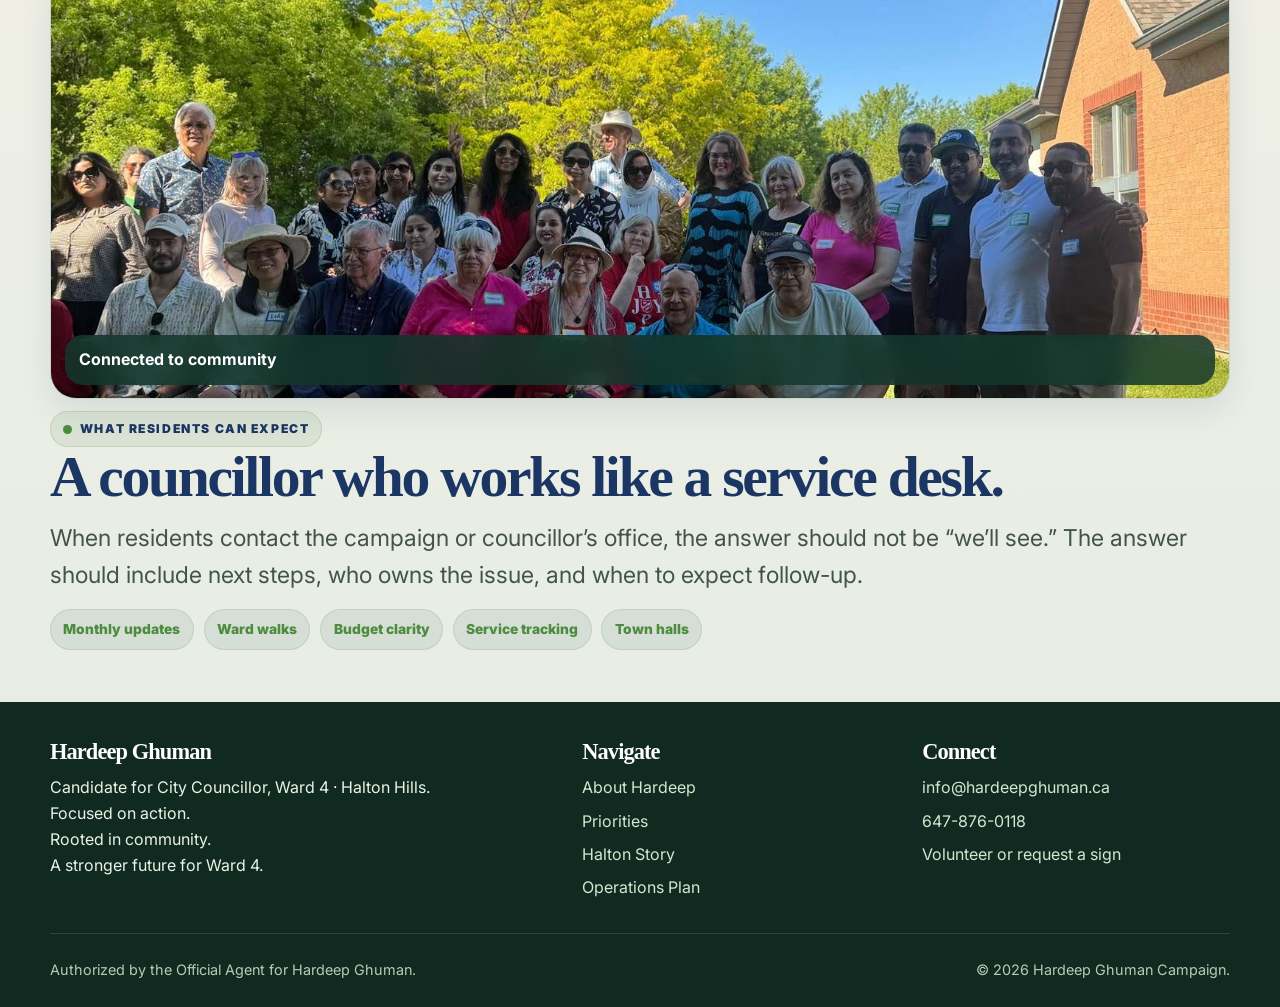
<file: about.html>
<!doctype html>
<html lang="en-CA">

<head>
  <meta charset="utf-8">
  <meta name="viewport" content="width=device-width, initial-scale=1">
  <title>About Hardeep Ghuman · Ward 4</title>
  <meta name="description" content="Meet Hardeep Ghuman, candidate for Ward 4 City Councillor in Halton Hills.">
  <meta name="theme-color" content="#14372b">
  <link rel="preconnect" href="https://fonts.googleapis.com">
  <link rel="preconnect" href="https://fonts.gstatic.com" crossorigin>
  <link href="https://fonts.googleapis.com/css2?family=Inter:wght@400;600;700;800;900&display=swap" rel="stylesheet">
  <link rel="stylesheet" href="assets/styles.css">
</head>

<body>

  <a class="skip-link" href="#main">Skip to main content</a>
  <header class="site-header">
    <div class="header-inner">
      <a class="brand" href="index.html" aria-label="Hardeep Ghuman for Ward 4 home">
        <span class="brand-mark"><img src="assets/logo-leaf.svg" alt="" aria-hidden="true"></span>
        <span class="brand-text"><span>Hardeep Ghuman</span><small>Ward 4 · Halton Hills</small></span>
      </a>
      <button class="nav-toggle" aria-expanded="false" aria-controls="primary-nav">Menu</button>
      <nav id="primary-nav" class="primary-nav" aria-label="Primary navigation"><a href="index.html">Home</a><a
          href="about.html" aria-current="page">About</a><a href="priorities.html">Priorities</a><a
          href="history.html">Halton Story</a><a href="operations.html">Operations Plan</a><a
          href="vote.html">Vote</a><a class="nav-cta" href="contact.html">Get Involved</a></nav>
    </div>
  </header>
  <main id="main">

    <section class="page-hero">
      <div class="container">
        <div>
          <span class="eyebrow">About Hardeep</span>
          <p>
          <h1>Local leadership with calm energy and real follow-up.</h1>
          <p class="lead">Hardeep is running to bring calm, organized, resident-first service to Ward 4 — with greener
            neighbourhoods, safer streets, and better follow-up at Town Hall.</p>
          </p>
        </div>
        <div class="page-hero-card" data-photo="1.jpg"><img src="assets/images/1.jpg"
            onerror="this.parentElement.classList.add('missing-photo'); this.remove();" alt="Hardeep Ghuman portrait">
        </div>
      </div>
    </section>
    <section class="section">
      <div class="container split">
        <div>
          <span class="eyebrow">His Story</span>
          <p>
          <h2>Why Hardeep is running.</h2>
          <p class="lead">Hardeep Ghuman is running for City Councillor in Ward 4 because residents deserve a councillor
            who is approachable, organized, and focused on practical results.</p>
          <p>His campaign is focused on practical local problem-solving: hearing residents clearly, routing concerns
            properly, and reporting back with timelines and outcomes.</p>
          <p>The tone is intentionally gentle: greenery, service, trust, and community — without heavy political
            language.</p>
          <ul class="checklist">
            <li>Accessible to residents before and after election day.</li>
            <li>Focused on basics: roads, parks, safety, service, taxes, and growth.</li>
            <li>Respectful toward residents, Town staff, volunteers, and local businesses.</li>
          </ul>
        </div>
        <div class="card">
          <div class="mini-kicker">At a glance</div>
          <h3>Campaign identity</h3>
          <p><strong>Tagline:</strong> Green Growth. Honest Service. Ward 4 First.</p>
          <p><strong>Style:</strong> Calm, trustworthy, clean, nature-inspired.</p>
          <p><strong>Core message:</strong> Listen, fix, follow up.</p>
          <p><strong>Design cue:</strong> Soft sage, pine green, cream, and warm gold.</p>
        </div>
      </div>
    </section>
    <section class="section-tight">
      <div class="container">
        <div class="grid-3">
          <article class="feature-card">
            <div class="icon">🫶</div>
            <h3>Service</h3>
            <p>Leadership starts with showing up, listening carefully, and helping residents navigate local issues.</p>
          </article>
          <article class="feature-card">
            <div class="icon">🔎</div>
            <h3>Transparency</h3>
            <p>Residents should be able to understand decisions, spending, project timelines, and service outcomes.</p>
          </article>
          <article class="feature-card">
            <div class="icon">🌿</div>
            <h3>Stewardship</h3>
            <p>Growth should protect tree canopy, trails, water systems, heritage, farms, and neighbourhood character.
            </p>
          </article>
        </div>
      </div>
    </section>
    <section class="section">
      <div class="container split-reverse">
        <div class="photo-tile tall" data-photo="5.jpg"><img src="assets/images/5.jpg"
            onerror="this.parentElement.classList.add('missing-photo'); this.remove();"
            alt="Hardeep speaking with Ward 4 residents">
          <div class="photo-caption"><strong>Connected to community</strong></div>
        </div>
        <div>
          <p></p>
          <span class="eyebrow">What Residents Can Expect</span>
          <h2>A councillor who works like a service desk.</h2>
          <p class="lead">When residents contact the campaign or councillor’s office, the answer should not be “we’ll
            see.” The answer should include next steps, who owns the issue, and when to expect follow-up.</p>
          <div class="pill-row"><span class="pill">Monthly updates</span><span class="pill">Ward walks</span><span
              class="pill">Budget clarity</span><span class="pill">Service tracking</span><span class="pill">Town
              halls</span></div>
        </div>
      </div>
    </section>

  </main>

  <footer class="footer">
    <div class="container">
      <div>
        <h3>Hardeep Ghuman</h3>
        <p>Candidate for City Councillor, Ward 4 · Halton Hills. <br>Focused on action. <br>Rooted in community. <br>A
          stronger future for Ward 4.</p>
      </div>
      <div>
        <h3>Navigate</h3>
        <ul>
          <li><a href="about.html">About Hardeep</a></li>
          <li><a href="priorities.html">Priorities</a></li>
          <li><a href="history.html">Halton Story</a></li>
          <li><a href="operations.html">Operations Plan</a></li>
        </ul>
      </div>
      <div>
        <h3>Connect</h3>
        <ul>
          <li><a href="mailto:info@hardeepghuman.ca">info@hardeepghuman.ca</a></li>
          <li><a href="tel:+19055550104">647-876-0118</a></li>
          <li><a href="contact.html">Volunteer or request a sign</a></li>
        </ul>
      </div>
    </div>
    <div class="footer-bottom">
      <span>Authorized by the Official Agent for Hardeep Ghuman.</span>
      <span>© <span id="year"></span> Hardeep Ghuman Campaign.</span>
    </div>
  </footer>
  <script src="assets/main.js"></script>
</body>

</html>
</file>
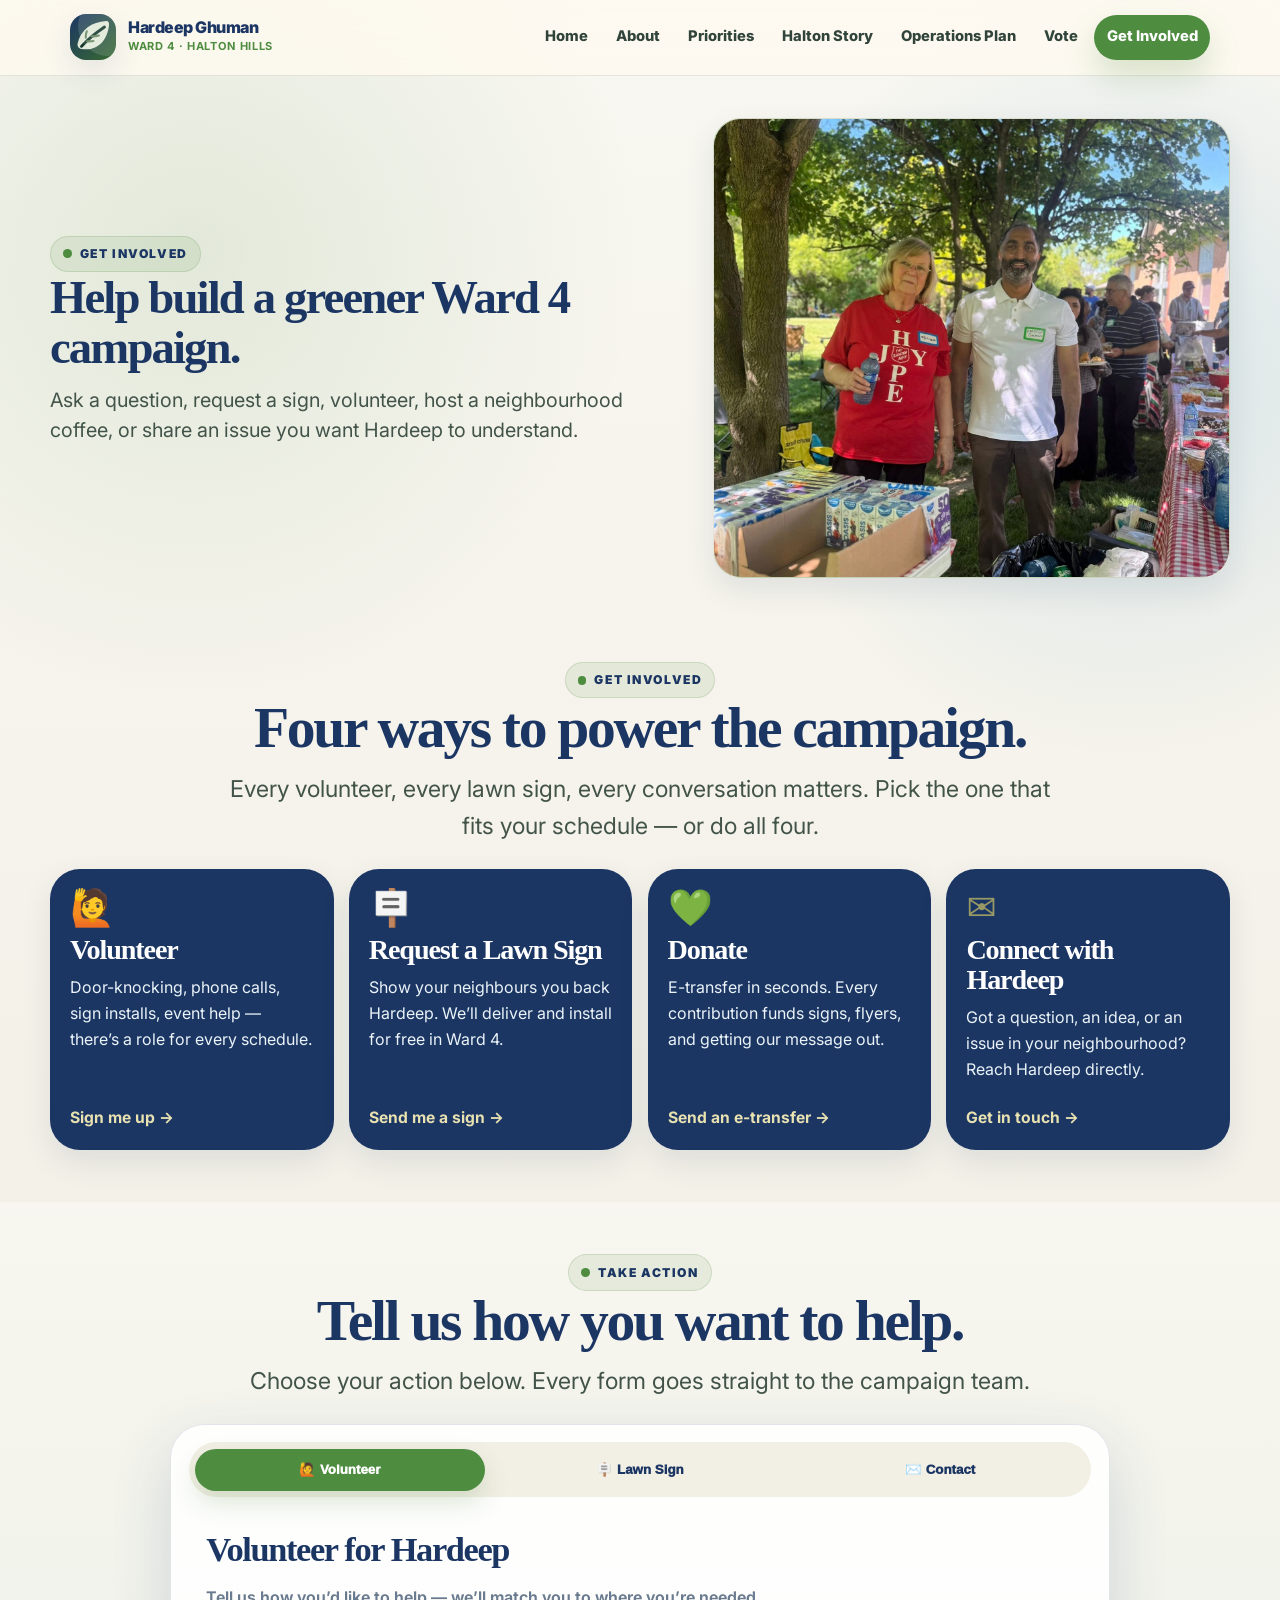
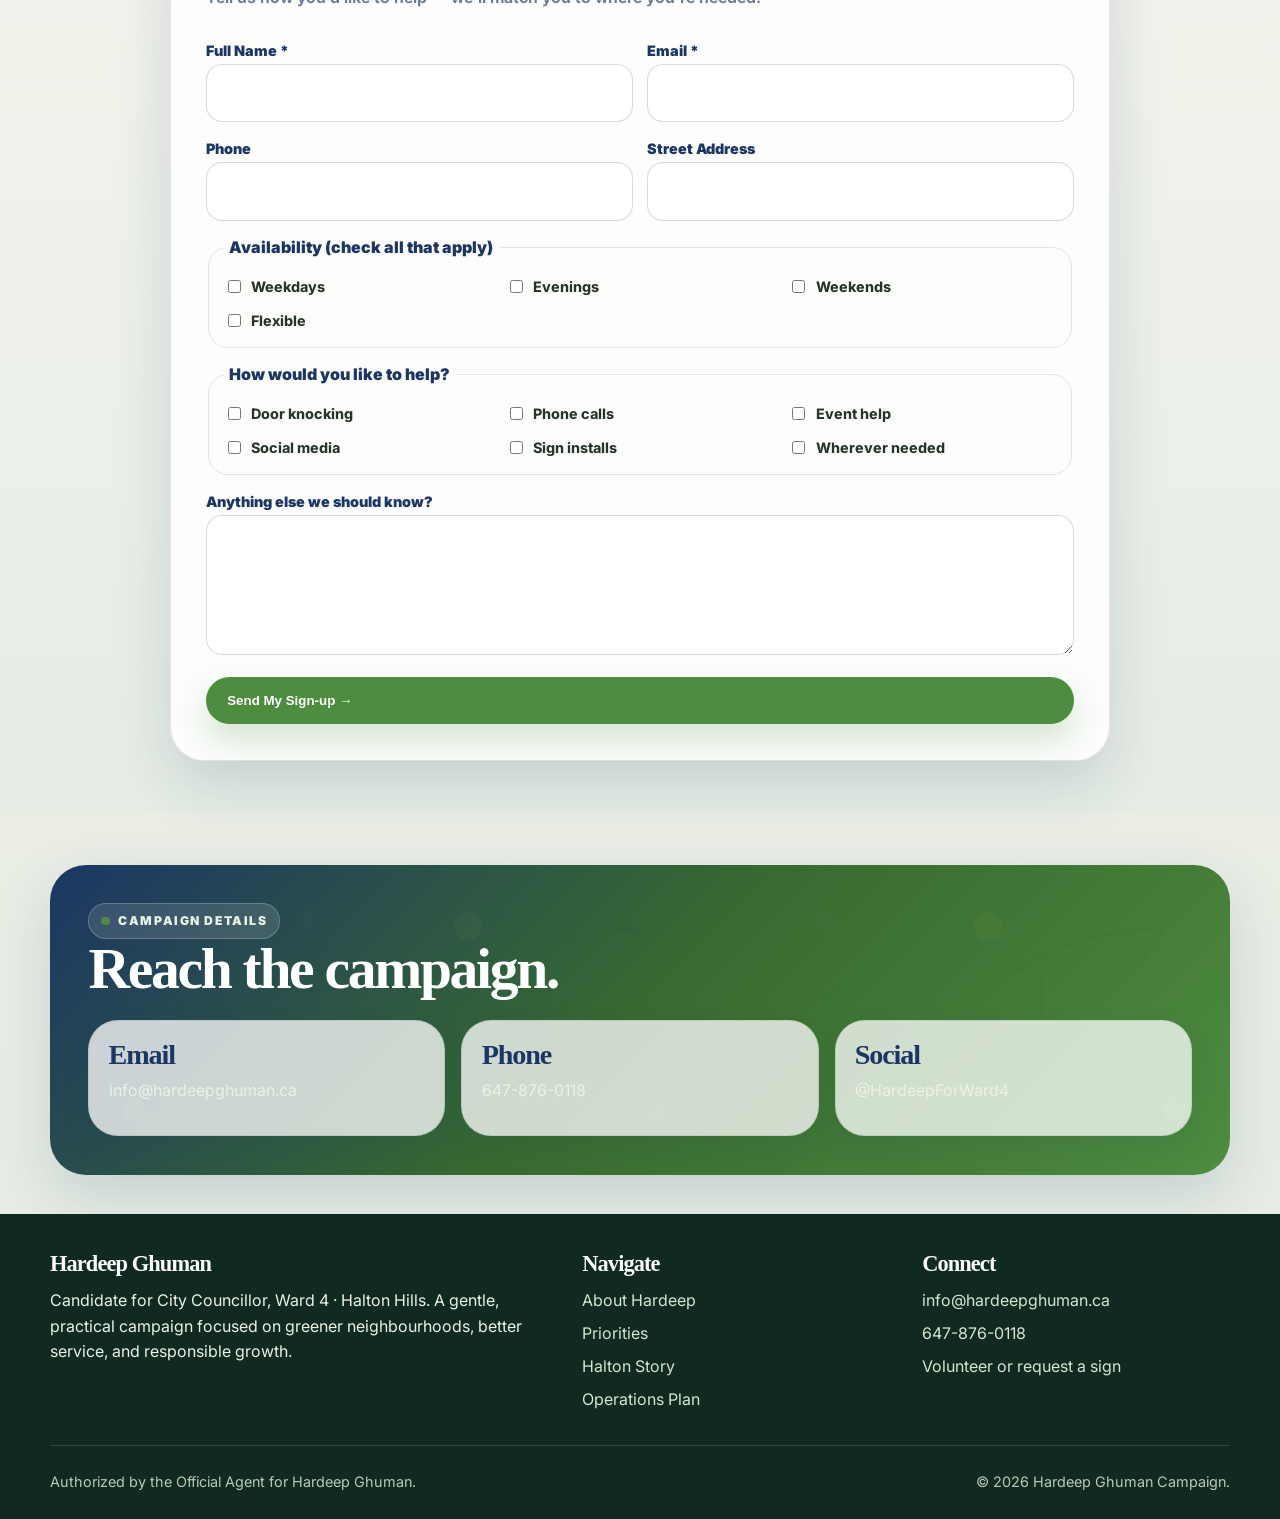
<file: contact.html>
<!doctype html>
<html lang="en-CA">
<head>
  <meta charset="utf-8">
  <meta name="viewport" content="width=device-width, initial-scale=1">
  <title>Get Involved · Hardeep Ghuman Ward 4</title>
  <meta name="description" content="Volunteer, request a sign, or contact the Hardeep Ghuman Ward 4 campaign.">
  <meta name="theme-color" content="#14372b">
  <link rel="preconnect" href="https://fonts.googleapis.com">
  <link rel="preconnect" href="https://fonts.gstatic.com" crossorigin>
  <link href="https://fonts.googleapis.com/css2?family=Inter:wght@400;600;700;800;900&display=swap" rel="stylesheet">
  <link rel="stylesheet" href="assets/styles.css">
</head>
<body>

<a class="skip-link" href="#main">Skip to main content</a>
<header class="site-header">
  <div class="header-inner">
    <a class="brand" href="index.html" aria-label="Hardeep Ghuman for Ward 4 home">
      <span class="brand-mark"><img src="assets/logo-leaf.svg" alt="" aria-hidden="true"></span>
      <span class="brand-text"><span>Hardeep Ghuman</span><small>Ward 4 · Halton Hills</small></span>
    </a>
    <button class="nav-toggle" aria-expanded="false" aria-controls="primary-nav">Menu</button>
    <nav id="primary-nav" class="primary-nav" aria-label="Primary navigation"><a href="index.html">Home</a><a href="about.html">About</a><a href="priorities.html">Priorities</a><a href="history.html">Halton Story</a><a href="operations.html">Operations Plan</a><a href="vote.html">Vote</a><a class="nav-cta" href="contact.html">Get Involved</a></nav>
  </div>
</header>
<main id="main">

<section class="page-hero">
  <div class="container">
    <div>
      <span class="eyebrow">Get Involved</span>
      <h1>Help build a greener Ward 4 campaign.</h1>
      <p class="lead">Ask a question, request a sign, volunteer, host a neighbourhood coffee, or share an issue you want Hardeep to understand.</p>
    </div>
    <div class="page-hero-card" data-photo="10.jpg"><img src="assets/images/10.jpg" onerror="this.parentElement.classList.add('missing-photo'); this.remove();" alt="Campaign volunteers or community contact photo"></div>
  </div>
</section>

<section class="section get-involved-strip" id="power">
  <div class="container">
    <div class="narrow section-head">
      <span class="eyebrow">Get Involved</span>
      <h2>Four ways to power the campaign.</h2>
      <p class="lead">Every volunteer, every lawn sign, every conversation matters. Pick the one that fits your schedule — or do all four.</p>
    </div>
    <div class="power-grid power-grid-keene">
      <a class="power-card" href="contact.html#take-action" data-action-link="volunteer"><span class="power-icon">🙋</span><h3>Volunteer</h3><p>Door-knocking, phone calls, sign installs, event help — there’s a role for every schedule.</p><strong>Sign me up →</strong></a>
      <a class="power-card" href="contact.html#take-action" data-action-link="sign"><span class="power-icon">🪧</span><h3>Request a Lawn Sign</h3><p>Show your neighbours you back Hardeep. We’ll deliver and install for free in Ward 4.</p><strong>Send me a sign →</strong></a>
      <a class="power-card" href="index.html#donate"><span class="power-icon">💚</span><h3>Donate</h3><p>E-transfer in seconds. Every contribution funds signs, flyers, and getting our message out.</p><strong>Send an e-transfer →</strong></a>
      <a class="power-card" href="contact.html#take-action" data-action-link="contact"><span class="power-icon">✉️</span><h3>Connect with Hardeep</h3><p>Got a question, an idea, or an issue in your neighbourhood? Reach Hardeep directly.</p><strong>Get in touch →</strong></a>
    </div>
  </div>
</section>

<section class="section action-section" id="take-action">
  <div class="container">
    <div class="narrow section-head">
      <span class="eyebrow">Take Action</span>
      <h2>Tell us how you want to help.</h2>
      <p class="lead">Choose your action below. Every form goes straight to the campaign team.</p>
    </div>
    <div class="action-center">
      <div class="action-tabs" role="tablist" aria-label="Campaign action forms">
        <button class="action-tab active" type="button" data-action-tab="volunteer">🙋 Volunteer</button>
        <button class="action-tab" type="button" data-action-tab="sign">🪧 Lawn Sign</button>
        <button class="action-tab" type="button" data-action-tab="contact">✉️ Contact</button>
      </div>

      <form class="form action-form active" data-action-panel="volunteer" data-mailto-form>
        <input type="hidden" name="interest" value="Volunteer for Hardeep">
        <h3>Volunteer for Hardeep</h3>
        <p>Tell us how you’d like to help — we’ll match you to where you’re needed.</p>
        <div class="form-row">
          <div><label for="vol-name">Full Name *</label><input id="vol-name" name="name" autocomplete="name" required></div>
          <div><label for="vol-email">Email *</label><input id="vol-email" name="email" type="email" autocomplete="email" required></div>
        </div>
        <div class="form-row">
          <div><label for="vol-phone">Phone</label><input id="vol-phone" name="phone" autocomplete="tel"></div>
          <div><label for="vol-address">Street Address</label><input id="vol-address" name="street_address" autocomplete="street-address"></div>
        </div>
        <fieldset class="check-group"><legend>Availability (check all that apply)</legend><label><input type="checkbox" name="availability" value="Weekdays"> Weekdays</label><label><input type="checkbox" name="availability" value="Evenings"> Evenings</label><label><input type="checkbox" name="availability" value="Weekends"> Weekends</label><label><input type="checkbox" name="availability" value="Flexible"> Flexible</label></fieldset>
        <fieldset class="check-group"><legend>How would you like to help?</legend><label><input type="checkbox" name="help_with" value="Door knocking"> Door knocking</label><label><input type="checkbox" name="help_with" value="Phone calls"> Phone calls</label><label><input type="checkbox" name="help_with" value="Event help"> Event help</label><label><input type="checkbox" name="help_with" value="Social media"> Social media</label><label><input type="checkbox" name="help_with" value="Sign installs"> Sign installs</label><label><input type="checkbox" name="help_with" value="Wherever needed"> Wherever needed</label></fieldset>
        <div><label for="vol-message">Anything else we should know?</label><textarea id="vol-message" name="message"></textarea></div>
        <button class="btn btn-primary" type="submit">Send My Sign-up →</button>
      </form>

      <form class="form action-form" data-action-panel="sign" data-mailto-form>
        <input type="hidden" name="interest" value="Lawn sign request">
        <h3>Request a Lawn Sign</h3>
        <p>Share your address and the campaign team will follow up for delivery and placement.</p>
        <div class="form-row">
          <div><label for="sign-name">Full Name *</label><input id="sign-name" name="name" autocomplete="name" required></div>
          <div><label for="sign-email">Email *</label><input id="sign-email" name="email" type="email" autocomplete="email" required></div>
        </div>
        <div class="form-row">
          <div><label for="sign-phone">Phone</label><input id="sign-phone" name="phone" autocomplete="tel"></div>
          <div><label for="sign-address">Street Address *</label><input id="sign-address" name="street_address" autocomplete="street-address" required></div>
        </div>
        <div><label for="sign-message">Placement notes</label><textarea id="sign-message" name="message" placeholder="Example: front lawn, corner lot, call before delivery, etc."></textarea></div>
        <button class="btn btn-primary" type="submit">Send Sign Request →</button>
      </form>

      <form class="form action-form" data-action-panel="contact" data-mailto-form>
        <input type="hidden" name="interest" value="Contact Hardeep">
        <h3>Connect with Hardeep</h3>
        <p>Got a question, idea, or neighbourhood issue? Send it directly to the campaign team.</p>
        <div class="form-row">
          <div><label for="contact-name">Full Name *</label><input id="contact-name" name="name" autocomplete="name" required></div>
          <div><label for="contact-email">Email *</label><input id="contact-email" name="email" type="email" autocomplete="email" required></div>
        </div>
        <div><label for="contact-phone">Phone</label><input id="contact-phone" name="phone" autocomplete="tel"></div>
        <div><label for="contact-message">Message *</label><textarea id="contact-message" name="message" required></textarea></div>
        <button class="btn btn-primary" type="submit">Get in touch →</button>
      </form>
    </div>
  </div>
</section>

<section class="section-tight">
  <div class="container">
    <div class="banner">
      <span class="eyebrow">Campaign details</span>
      <h2>Reach the campaign.</h2>
      <div class="grid-3 top-gap">
        <div class="card"><h3>Email</h3><p>info@hardeepghuman.ca</p></div>
        <div class="card"><h3>Phone</h3><p>647-876-0118</p></div>
        <div class="card"><h3>Social</h3><p>@HardeepForWard4</p></div>
      </div>
    </div>
  </div>
</section>

</main>

<footer class="footer">
  <div class="container">
    <div>
      <h3>Hardeep Ghuman</h3>
      <p>Candidate for City Councillor, Ward 4 · Halton Hills. A gentle, practical campaign focused on greener neighbourhoods, better service, and responsible growth.</p>
    </div>
    <div>
      <h3>Navigate</h3>
      <ul>
        <li><a href="about.html">About Hardeep</a></li>
        <li><a href="priorities.html">Priorities</a></li>
        <li><a href="history.html">Halton Story</a></li>
        <li><a href="operations.html">Operations Plan</a></li>
      </ul>
    </div>
    <div>
      <h3>Connect</h3>
      <ul>
        <li><a href="mailto:info@hardeepghuman.ca">info@hardeepghuman.ca</a></li>
        <li><a href="tel:+19055550104">647-876-0118</a></li>
        <li><a href="contact.html">Volunteer or request a sign</a></li>
      </ul>
    </div>
  </div>
  <div class="footer-bottom">
    <span>Authorized by the Official Agent for Hardeep Ghuman.</span>
    <span>© <span id="year"></span> Hardeep Ghuman Campaign.</span>
  </div>
</footer>
<script src="assets/main.js"></script>
</body>
</html>
</file>
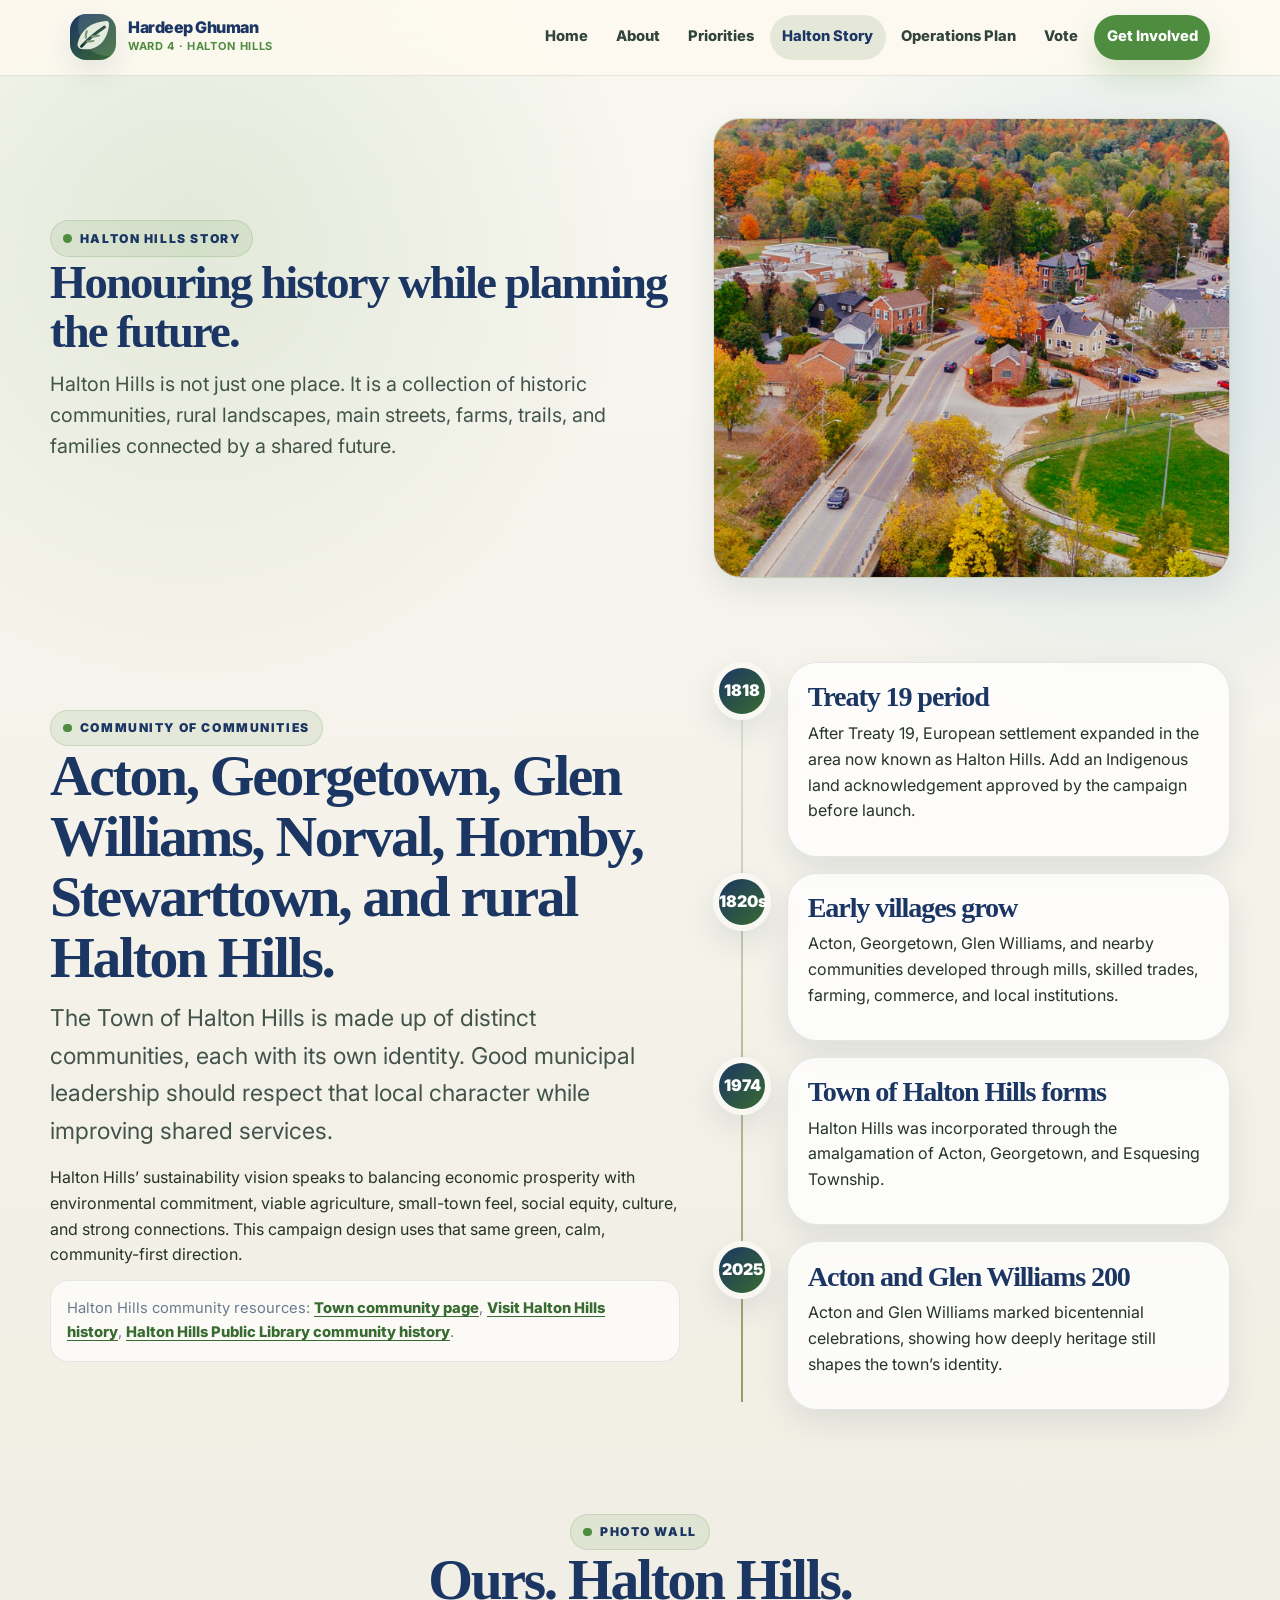
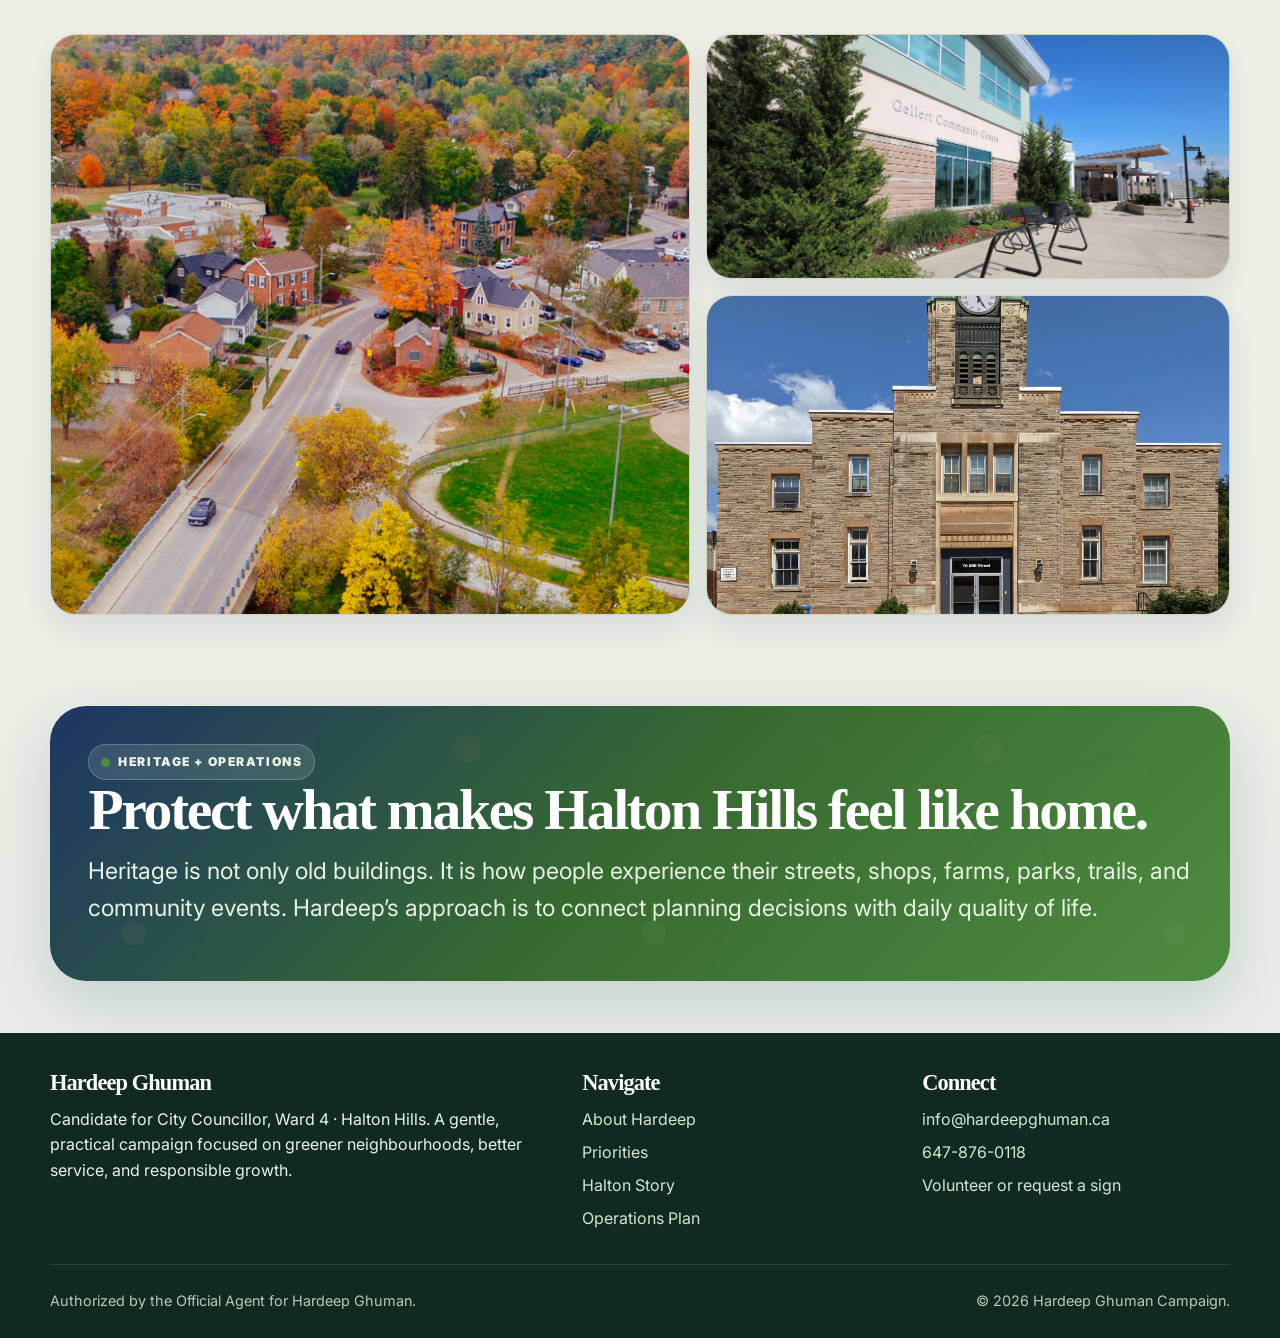
<file: history.html>
<!doctype html>
<html lang="en-CA">

<head>
  <meta charset="utf-8">
  <meta name="viewport" content="width=device-width, initial-scale=1">
  <title>Halton Hills Story · Hardeep Ghuman</title>
  <meta name="description" content="History and community story page for Hardeep Ghuman Ward 4 Halton Hills campaign.">
  <meta name="theme-color" content="#14372b">
  <link rel="preconnect" href="https://fonts.googleapis.com">
  <link rel="preconnect" href="https://fonts.gstatic.com" crossorigin>
  <link href="https://fonts.googleapis.com/css2?family=Inter:wght@400;600;700;800;900&display=swap" rel="stylesheet">
  <link rel="stylesheet" href="assets/styles.css">
</head>

<body>

  <a class="skip-link" href="#main">Skip to main content</a>
  <header class="site-header">
    <div class="header-inner">
      <a class="brand" href="index.html" aria-label="Hardeep Ghuman for Ward 4 home">
        <span class="brand-mark"><img src="assets/logo-leaf.svg" alt="" aria-hidden="true"></span>
        <span class="brand-text"><span>Hardeep Ghuman</span><small>Ward 4 · Halton Hills</small></span>
      </a>
      <button class="nav-toggle" aria-expanded="false" aria-controls="primary-nav">Menu</button>
      <nav id="primary-nav" class="primary-nav" aria-label="Primary navigation"><a href="index.html">Home</a><a
          href="about.html">About</a><a href="priorities.html">Priorities</a><a href="history.html"
          aria-current="page">Halton Story</a><a href="operations.html">Operations Plan</a><a
          href="vote.html">Vote</a><a class="nav-cta" href="contact.html">Get Involved</a></nav>
    </div>
  </header>
  <main id="main">

    <section class="page-hero">
      <div class="container">
        <div>
          <span class="eyebrow">Halton Hills Story</span>
          <h1>Honouring history while planning the future.</h1>
          <p class="lead">Halton Hills is not just one place. It is a collection of historic communities, rural
            landscapes, main streets, farms, trails, and families connected by a shared future.</p>
        </div>
        <div class="page-hero-card" data-photo="7.jpg"><img src="assets/images/7.jpg"
            onerror="this.parentElement.classList.add('missing-photo'); this.remove();"
            alt="Heritage farm landscape in Halton Hills"></div>
      </div>
    </section>
    <section class="section">
      <div class="container split">
        <div>
          <span class="eyebrow">Community of Communities</span>
          <h2>Acton, Georgetown, Glen Williams, Norval, Hornby, Stewarttown, and rural Halton Hills.</h2>
          <p class="lead">The Town of Halton Hills is made up of distinct communities, each with its own identity. Good
            municipal leadership should respect that local character while improving shared services.</p>
          <p>Halton Hills’ sustainability vision speaks to balancing economic prosperity with environmental commitment,
            viable agriculture, small-town feel, social equity, culture, and strong connections. This campaign design
            uses that same green, calm, community-first direction.</p>
          <div class="source-note">Halton Hills community resources: <a
              href="https://www.haltonhills.ca/en/residents/welcome-to-your-new-community.aspx">Town community page</a>,
            <a href="https://www.visithaltonhills.ca/en/about-halton-hills/history.aspx">Visit Halton Hills history</a>,
            <a href="https://www.hhpl.ca/borrow/local-history-and-genealogy/community-history">Halton Hills Public
              Library community history</a>.
          </div>
        </div>
        <div class="timeline">
          <div class="time-item">
            <div class="time-dot">1818</div>
            <div class="card">
              <h3>Treaty 19 period</h3>
              <p>After Treaty 19, European settlement expanded in the area now known as Halton Hills. Add an Indigenous
                land acknowledgement approved by the campaign before launch.</p>
            </div>
          </div>
          <div class="time-item">
            <div class="time-dot">1820s</div>
            <div class="card">
              <h3>Early villages grow</h3>
              <p>Acton, Georgetown, Glen Williams, and nearby communities developed through mills, skilled trades,
                farming, commerce, and local institutions.</p>
            </div>
          </div>
          <div class="time-item">
            <div class="time-dot">1974</div>
            <div class="card">
              <h3>Town of Halton Hills forms</h3>
              <p>Halton Hills was incorporated through the amalgamation of Acton, Georgetown, and Esquesing Township.
              </p>
            </div>
          </div>
          <div class="time-item">
            <div class="time-dot">2025</div>
            <div class="card">
              <h3>Acton and Glen Williams 200</h3>
              <p>Acton and Glen Williams marked bicentennial celebrations, showing how deeply heritage still shapes the
                town’s identity.</p>
            </div>
          </div>
        </div>
      </div>
    </section>
    <section class="section-tight">
      <div class="container">
        <div class="narrow section-head">
          <span class="eyebrow">Photo Wall</span>
          <h2>Ours. Halton Hills.</h2>
        </div>
        <div class="photo-grid">
          <div class="photo-tile tall" data-photo="7.jpg"><img src="assets/images/7.jpg"
              onerror="this.parentElement.classList.add('missing-photo'); this.remove();"
              alt="Heritage farm landscape in Halton Hills">

          </div>
          <div class="stacked-photos">
            <div class="photo-tile" data-photo="9.jpg"><img src="assets/images/9.jpg"
                onerror="this.parentElement.classList.add('missing-photo'); this.remove();"
                alt="Georgetown or Ward 4 community street photo">

            </div>
            <div class="photo-tile" data-photo="8.jpg" style="height:320px; overflow:hidden;">
              <img src="assets/images/8.jpg"
                style="width:100%; height:100%; object-fit:cover; object-position:center; display:block; transform:scale(1.18);"
                onerror="this.parentElement.classList.add('missing-photo'); this.remove();"
                alt="Historic street or heritage building in Halton Hills">
            </div>
          </div>
        </div>
      </div>
    </section>
    <section class="section">
      <div class="container banner">
        <span class="eyebrow">Heritage + Operations</span>
        <h2>Protect what makes Halton Hills feel like home.</h2>
        <p class="lead">Heritage is not only old buildings. It is how people experience their streets, shops, farms,
          parks, trails, and community events. Hardeep’s approach is to connect planning decisions with daily quality of
          life.</p>
      </div>
    </section>

  </main>

  <footer class="footer">
    <div class="container">
      <div>
        <h3>Hardeep Ghuman</h3>
        <p>Candidate for City Councillor, Ward 4 · Halton Hills. A gentle, practical campaign focused on greener
          neighbourhoods, better service, and responsible growth.</p>
      </div>
      <div>
        <h3>Navigate</h3>
        <ul>
          <li><a href="about.html">About Hardeep</a></li>
          <li><a href="priorities.html">Priorities</a></li>
          <li><a href="history.html">Halton Story</a></li>
          <li><a href="operations.html">Operations Plan</a></li>
        </ul>
      </div>
      <div>
        <h3>Connect</h3>
        <ul>
          <li><a href="mailto:info@hardeepghuman.ca">info@hardeepghuman.ca</a></li>
          <li><a href="tel:+19055550104">647-876-0118</a></li>
          <li><a href="contact.html">Volunteer or request a sign</a></li>
        </ul>
      </div>
    </div>
    <div class="footer-bottom">
      <span>Authorized by the Official Agent for Hardeep Ghuman.</span>
      <span>© <span id="year"></span> Hardeep Ghuman Campaign.</span>
    </div>
  </footer>
  <script src="assets/main.js"></script>
</body>

</html>
</file>
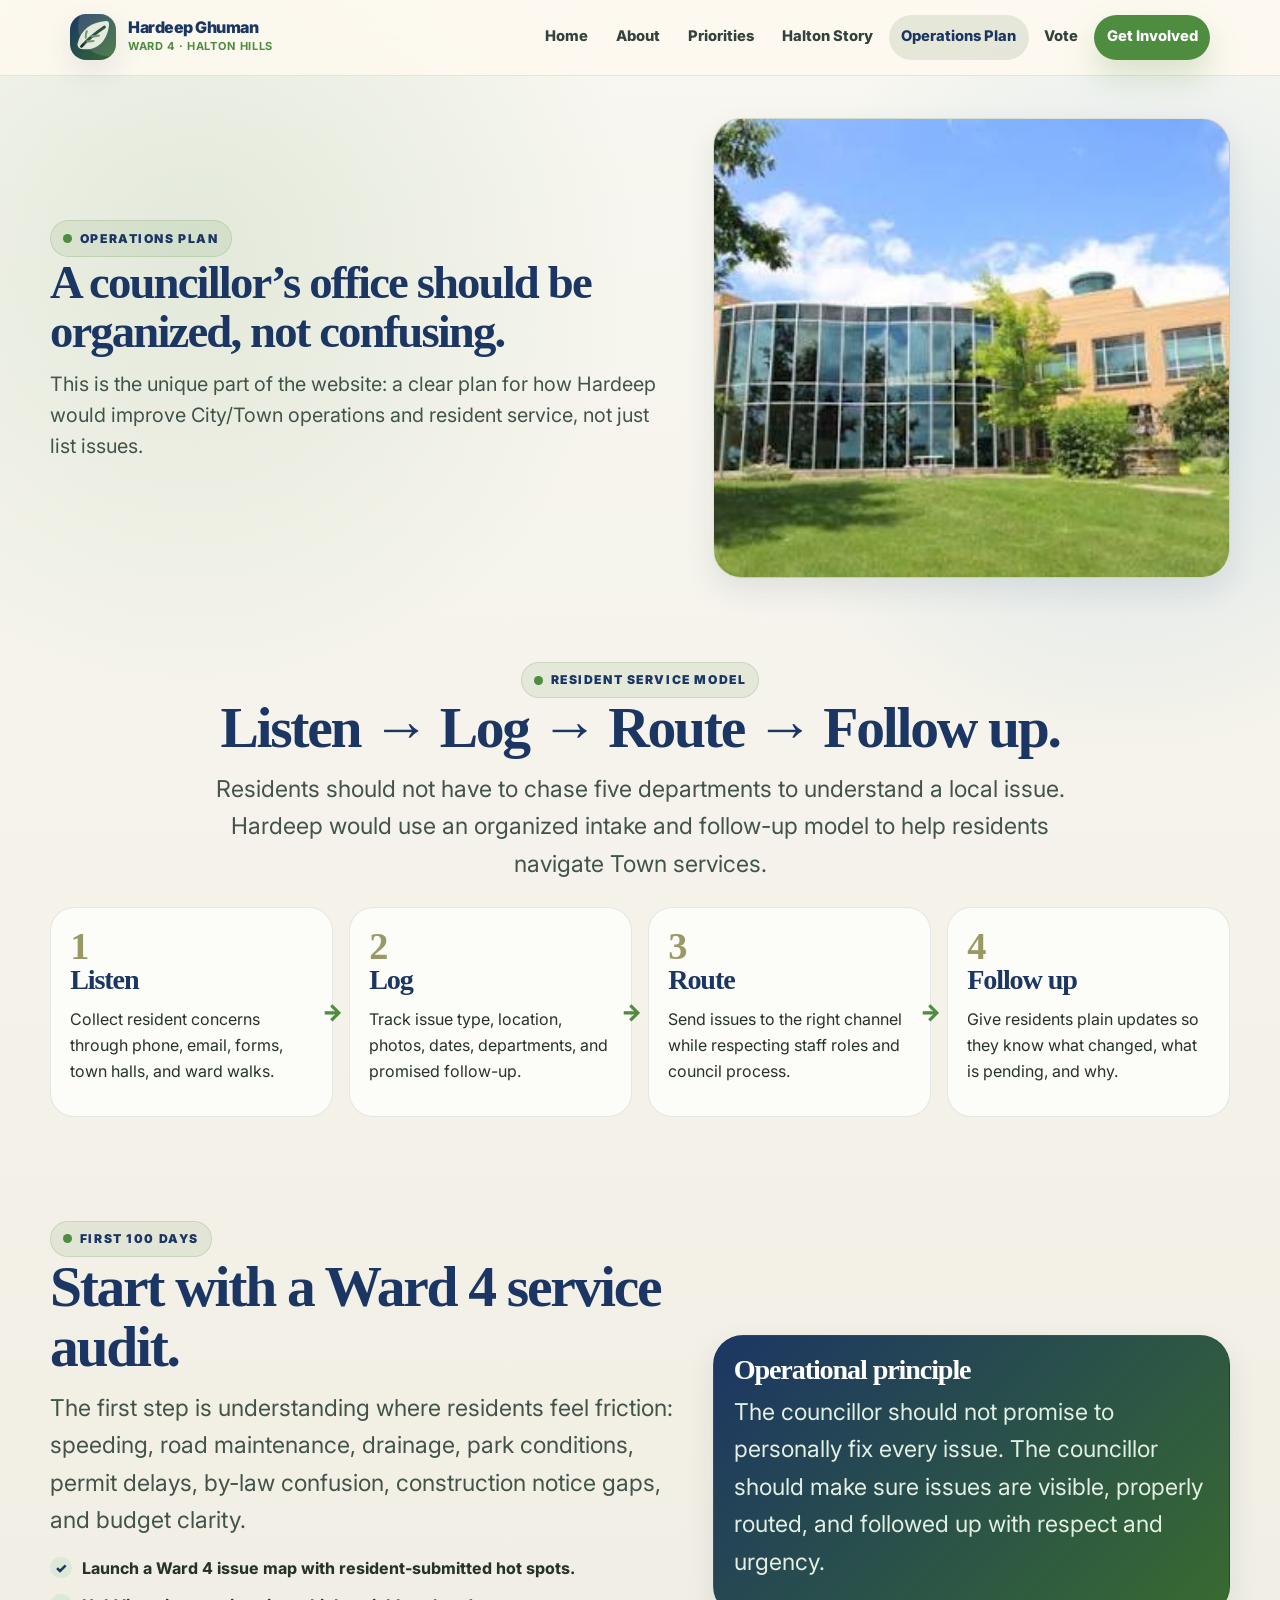
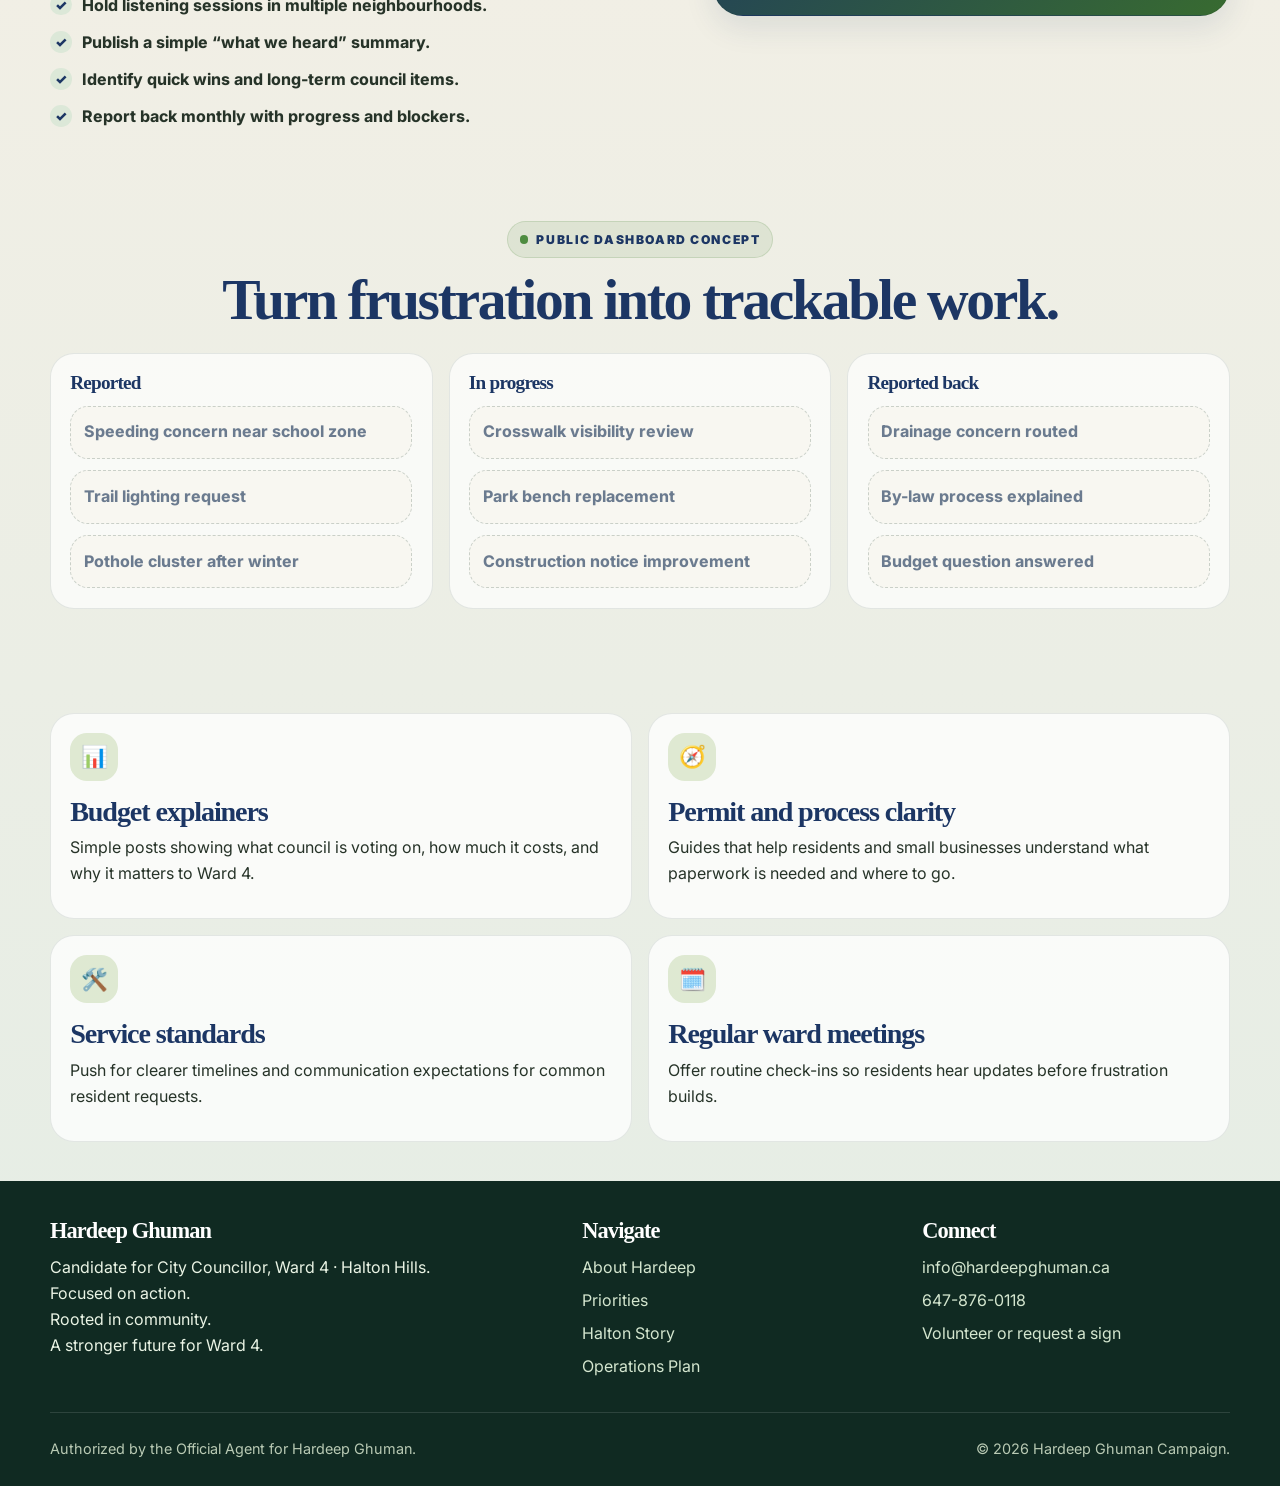
<file: operations.html>
<!doctype html>
<html lang="en-CA">
<head>
  <meta charset="utf-8">
  <meta name="viewport" content="width=device-width, initial-scale=1">
  <title>Operations Plan · Hardeep Ghuman Ward 4</title>
  <meta name="description" content="How Hardeep Ghuman would improve resident service and municipal operations.">
  <meta name="theme-color" content="#14372b">
  <link rel="preconnect" href="https://fonts.googleapis.com">
  <link rel="preconnect" href="https://fonts.gstatic.com" crossorigin>
  <link href="https://fonts.googleapis.com/css2?family=Inter:wght@400;600;700;800;900&display=swap" rel="stylesheet">
  <link rel="stylesheet" href="assets/styles.css">
</head>
<body>

<a class="skip-link" href="#main">Skip to main content</a>
<header class="site-header">
  <div class="header-inner">
    <a class="brand" href="index.html" aria-label="Hardeep Ghuman for Ward 4 home">
      <span class="brand-mark"><img src="assets/logo-leaf.svg" alt="" aria-hidden="true"></span>
      <span class="brand-text"><span>Hardeep Ghuman</span><small>Ward 4 · Halton Hills</small></span>
    </a>
    <button class="nav-toggle" aria-expanded="false" aria-controls="primary-nav">Menu</button>
    <nav id="primary-nav" class="primary-nav" aria-label="Primary navigation"><a href="index.html">Home</a><a href="about.html">About</a><a href="priorities.html">Priorities</a><a href="history.html">Halton Story</a><a href="operations.html" aria-current="page">Operations Plan</a><a href="vote.html">Vote</a><a class="nav-cta" href="contact.html">Get Involved</a></nav>
  </div>
</header>
<main id="main">

<section class="page-hero">
  <div class="container">
    <div>
      <span class="eyebrow">Operations Plan</span>
      <h1>A councillor’s office should be organized, not confusing.</h1>
      <p class="lead">This is the unique part of the website: a clear plan for how Hardeep would improve City/Town operations and resident service, not just list issues.</p>
    </div>
    <div class="page-hero-card" data-photo="6.jpg"><img src="assets/images/6.jpg" onerror="this.parentElement.classList.add('missing-photo'); this.remove();" alt="Halton Hills Town Hall or municipal services photo"></div>
  </div>
</section>
<section class="section">
  <div class="container">
    <div class="narrow section-head">
      <span class="eyebrow">Resident Service Model</span>
      <h2>Listen → Log → Route → Follow up.</h2>
      <p class="lead">Residents should not have to chase five departments to understand a local issue. Hardeep would use an organized intake and follow-up model to help residents navigate Town services.</p>
    </div>
    <div class="operations-flow">
      <div class="flow-step"><div class="number">1</div><h3>Listen</h3><p>Collect resident concerns through phone, email, forms, town halls, and ward walks.</p></div>
      <div class="flow-step"><div class="number">2</div><h3>Log</h3><p>Track issue type, location, photos, dates, departments, and promised follow-up.</p></div>
      <div class="flow-step"><div class="number">3</div><h3>Route</h3><p>Send issues to the right channel while respecting staff roles and council process.</p></div>
      <div class="flow-step"><div class="number">4</div><h3>Follow up</h3><p>Give residents plain updates so they know what changed, what is pending, and why.</p></div>
    </div>
  </div>
</section>
<section class="section-tight">
  <div class="container split">
    <div>
      <span class="eyebrow">First 100 Days</span>
      <h2>Start with a Ward 4 service audit.</h2>
      <p class="lead">The first step is understanding where residents feel friction: speeding, road maintenance, drainage, park conditions, permit delays, by-law confusion, construction notice gaps, and budget clarity.</p>
      <ul class="checklist">
        <li>Launch a Ward 4 issue map with resident-submitted hot spots.</li>
        <li>Hold listening sessions in multiple neighbourhoods.</li>
        <li>Publish a simple “what we heard” summary.</li>
        <li>Identify quick wins and long-term council items.</li>
        <li>Report back monthly with progress and blockers.</li>
      </ul>
    </div>
    <div class="card deep">
      <h3>Operational principle</h3>
      <p class="lead">The councillor should not promise to personally fix every issue. The councillor should make sure issues are visible, properly routed, and followed up with respect and urgency.</p>
    </div>
  </div>
</section>
<section class="section">
  <div class="container">
    <div class="narrow section-head">
      <span class="eyebrow">Public Dashboard Concept</span>
      <p></p>
      <h2>Turn frustration into trackable work.</h2>
    </div>
    <div class="issue-board">
      <div class="issue-col"><h3>Reported</h3><div class="ticket">Speeding concern near school zone</div><div class="ticket">Trail lighting request</div><div class="ticket">Pothole cluster after winter</div></div>
      <div class="issue-col"><h3>In progress</h3><div class="ticket">Crosswalk visibility review</div><div class="ticket">Park bench replacement</div><div class="ticket">Construction notice improvement</div></div>
      <div class="issue-col"><h3>Reported back</h3><div class="ticket">Drainage concern routed</div><div class="ticket">By-law process explained</div><div class="ticket">Budget question answered</div></div>
    </div>
  </div>
</section>
<section class="section-tight">
  <div class="container grid-2">
    <div class="feature-card"><div class="icon">📊</div><h3>Budget explainers</h3><p>Simple posts showing what council is voting on, how much it costs, and why it matters to Ward 4.</p></div>
    <div class="feature-card"><div class="icon">🧭</div><h3>Permit and process clarity</h3><p>Guides that help residents and small businesses understand what paperwork is needed and where to go.</p></div>
    <div class="feature-card"><div class="icon">🛠️</div><h3>Service standards</h3><p>Push for clearer timelines and communication expectations for common resident requests.</p></div>
    <div class="feature-card"><div class="icon">🗓️</div><h3>Regular ward meetings</h3><p>Offer routine check-ins so residents hear updates before frustration builds.</p></div>
  </div>
</section>

</main>

<footer class="footer">
  <div class="container">
    <div>
      <h3>Hardeep Ghuman</h3>
      <p>Candidate for City Councillor, Ward 4 · Halton Hills.     <br>Focused on action. <br>Rooted in community. <br>A stronger future for Ward 4.</p>
    </div>
    <div>
      <h3>Navigate</h3>
      <ul>
        <li><a href="about.html">About Hardeep</a></li>
        <li><a href="priorities.html">Priorities</a></li>
        <li><a href="history.html">Halton Story</a></li>
        <li><a href="operations.html">Operations Plan</a></li>
      </ul>
    </div>
    <div>
      <h3>Connect</h3>
      <ul>
        <li><a href="mailto:info@hardeepghuman.ca">info@hardeepghuman.ca</a></li>
        <li><a href="tel:+19055550104">647-876-0118</a></li>
        <li><a href="contact.html">Volunteer or request a sign</a></li>
      </ul>
    </div>
  </div>
  <div class="footer-bottom">
    <span>Authorized by the Official Agent for Hardeep Ghuman.</span>
    <span>© <span id="year"></span> Hardeep Ghuman Campaign.</span>
  </div>
</footer>
<script src="assets/main.js"></script>
</body>
</html>
</file>
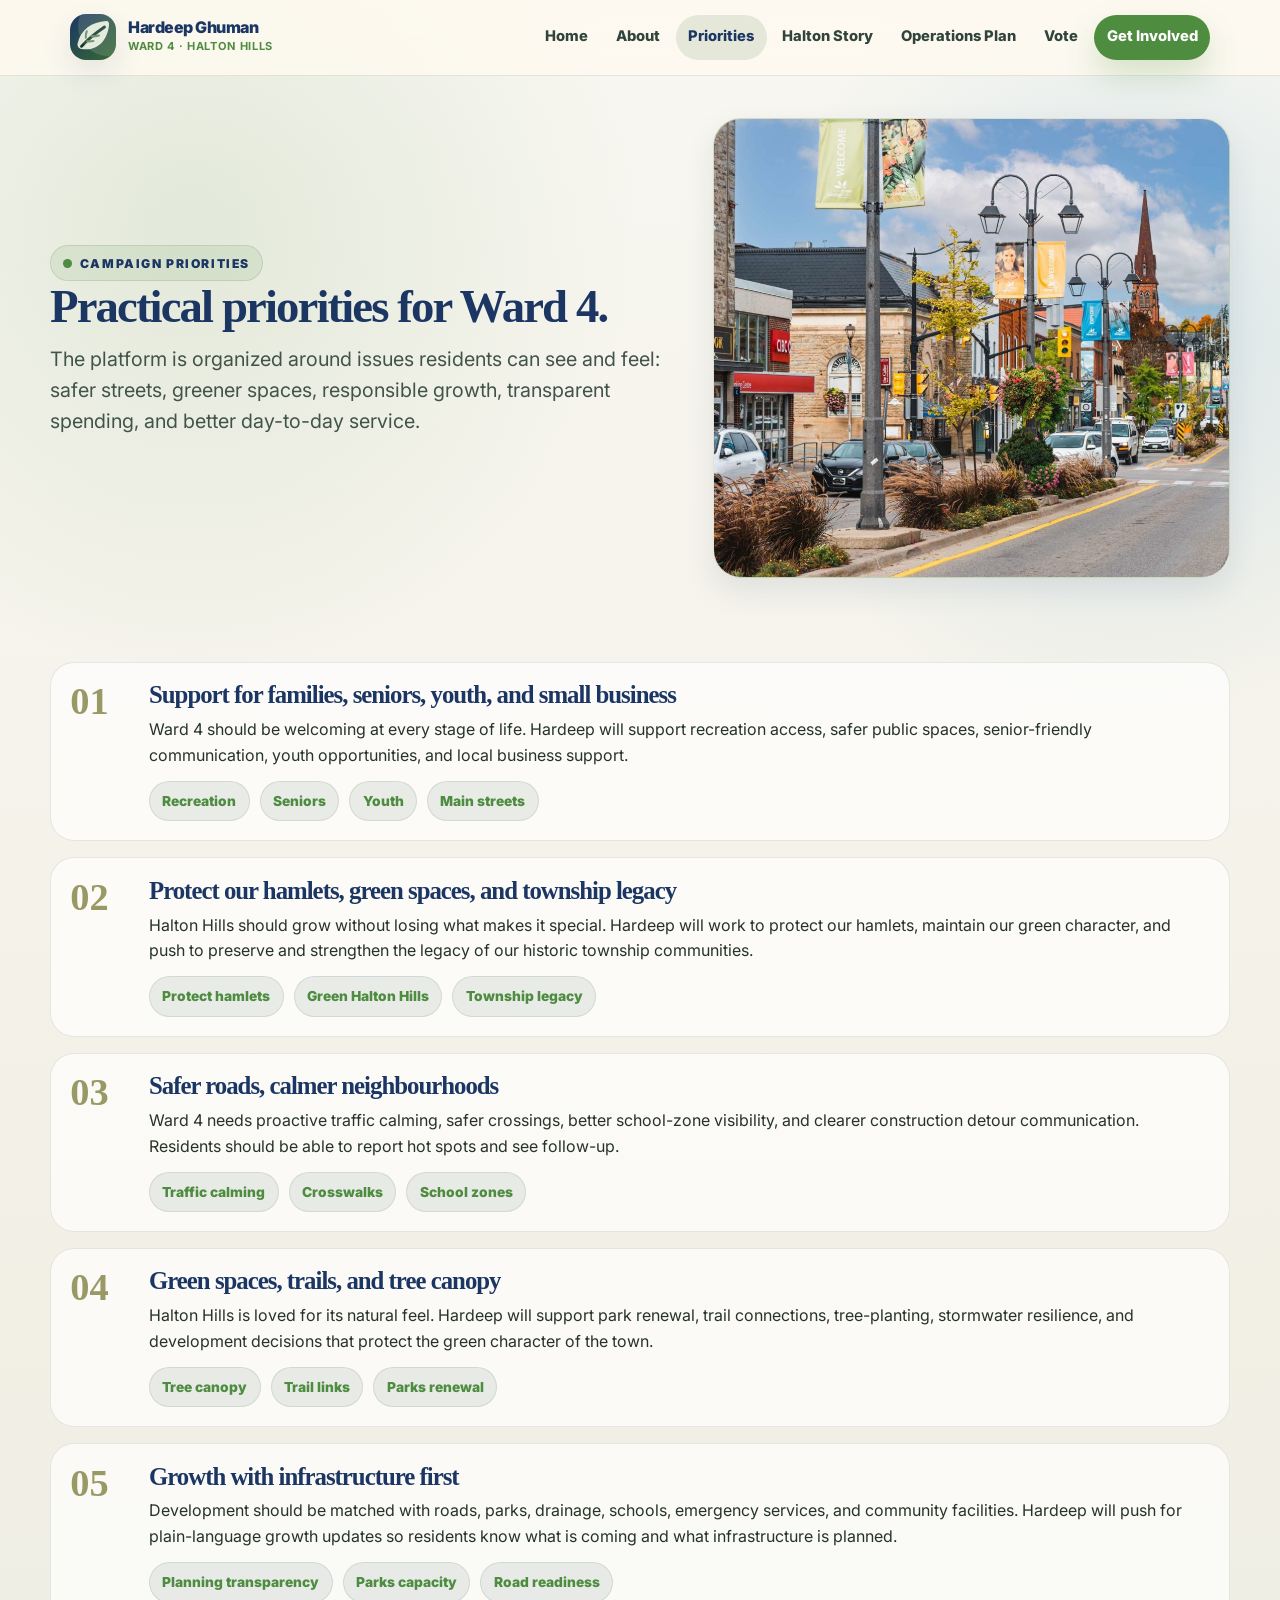
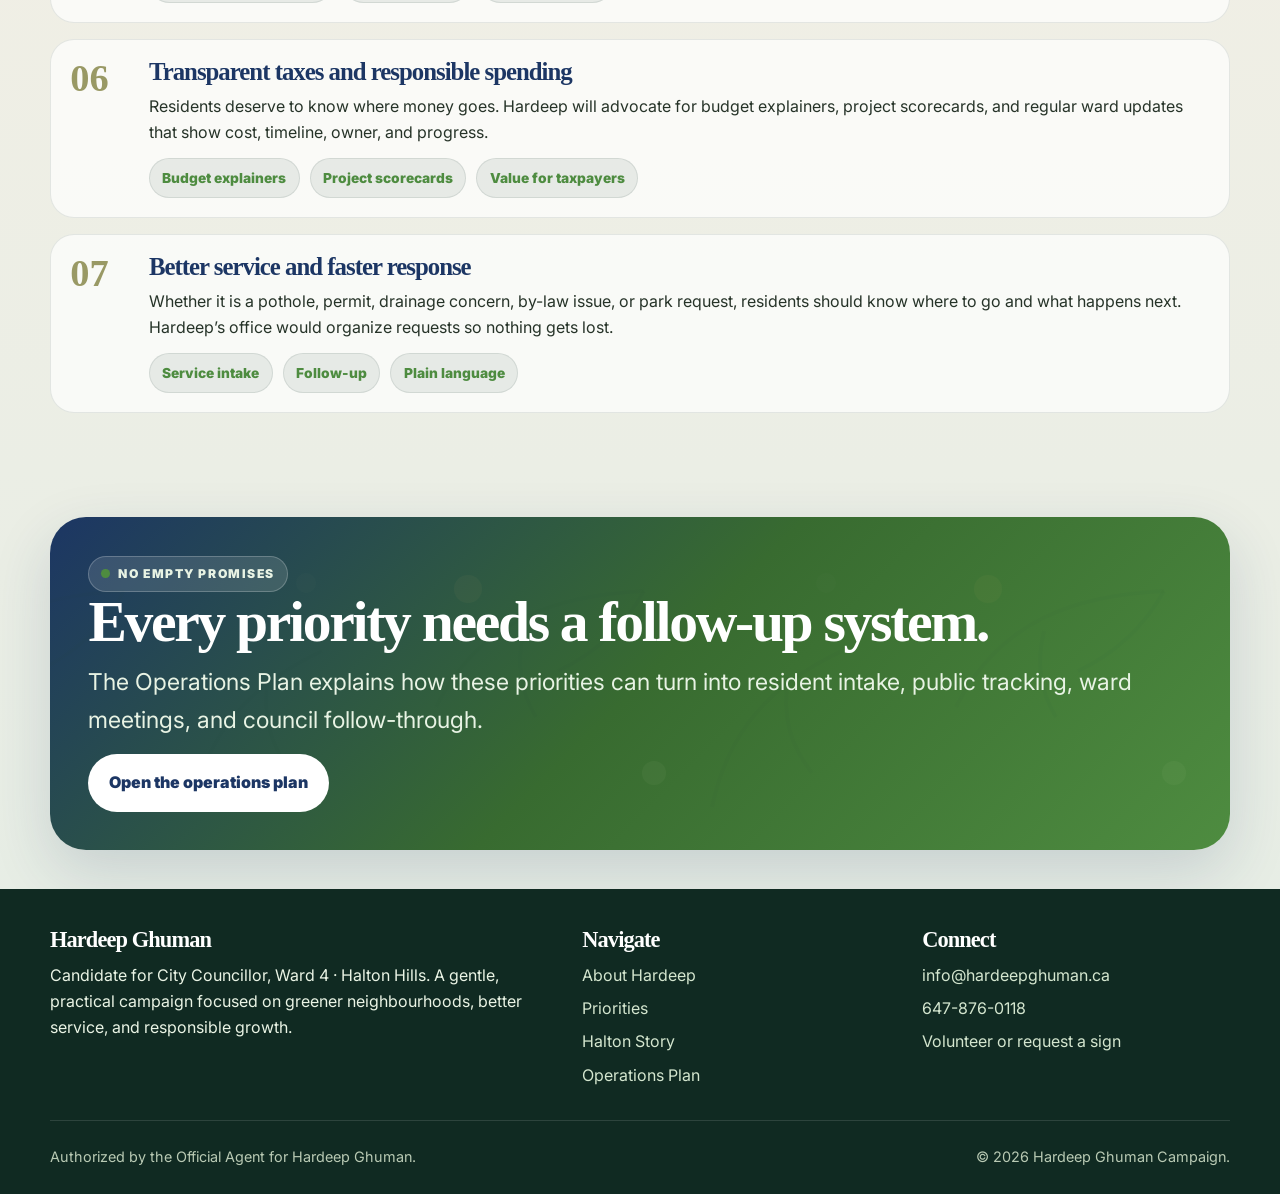
<file: priorities.html>
<!doctype html>
<html lang="en-CA">

<head>
  <meta charset="utf-8">
  <meta name="viewport" content="width=device-width, initial-scale=1">
  <title>Priorities · Hardeep Ghuman Ward 4</title>
  <meta name="description" content="Practical campaign priorities for Ward 4 Halton Hills.">
  <meta name="theme-color" content="#14372b">
  <link rel="preconnect" href="https://fonts.googleapis.com">
  <link rel="preconnect" href="https://fonts.gstatic.com" crossorigin>
  <link href="https://fonts.googleapis.com/css2?family=Inter:wght@400;600;700;800;900&display=swap" rel="stylesheet">
  <link rel="stylesheet" href="assets/styles.css">
</head>

<body>

  <a class="skip-link" href="#main">Skip to main content</a>
  <header class="site-header">
    <div class="header-inner">
      <a class="brand" href="index.html" aria-label="Hardeep Ghuman for Ward 4 home">
        <span class="brand-mark"><img src="assets/logo-leaf.svg" alt="" aria-hidden="true"></span>
        <span class="brand-text"><span>Hardeep Ghuman</span><small>Ward 4 · Halton Hills</small></span>
      </a>
      <button class="nav-toggle" aria-expanded="false" aria-controls="primary-nav">Menu</button>
      <nav id="primary-nav" class="primary-nav" aria-label="Primary navigation"><a href="index.html">Home</a><a
          href="about.html">About</a><a href="priorities.html" aria-current="page">Priorities</a><a
          href="history.html">Halton Story</a><a href="operations.html">Operations Plan</a><a
          href="vote.html">Vote</a><a class="nav-cta" href="contact.html">Get Involved</a></nav>
    </div>
  </header>
  <main id="main">

    <section class="page-hero">
      <div class="container">
        <div>
          <span class="eyebrow">Campaign Priorities</span>
          <h1>Practical priorities for Ward 4.</h1>
          <p class="lead">The platform is organized around issues residents can see and feel: safer streets, greener
            spaces, responsible growth, transparent spending, and better day-to-day service.</p>
        </div>
        <div class="page-hero-card" data-photo="2.jpg"><img src="assets/images/2.jpg"
            onerror="this.parentElement.classList.add('missing-photo'); this.remove();"
            alt="Halton Hills green space or park photo"></div>
      </div>
    </section>
    <section class="section">
      <div class="container priority-list">
        <article class="priority">
          <div class="number">01</div>
          <div>
            <h3>Support for families, seniors, youth, and small business</h3>
            <p>Ward 4 should be welcoming at every stage of life. Hardeep will support recreation access, safer public
              spaces, senior-friendly communication, youth opportunities, and local business support.</p>
            <div class="pill-row"><span class="pill">Recreation</span><span class="pill">Seniors</span><span
                class="pill">Youth</span><span class="pill">Main streets</span></div>
          </div>
        </article>
        <article class="priority">
          <div class="number">02</div>
          <div>
            <h3>Protect our hamlets, green spaces, and township legacy</h3>
            <p>Halton Hills should grow without losing what makes it special. Hardeep will work to protect our hamlets, maintain our green character, and push to preserve and strengthen the legacy of our historic township communities.</p>
            <div class="pill-row"><span class="pill">Protect hamlets</span><span class="pill">Green Halton Hills</span><span class="pill">Township legacy</span></div>
          </div>
        </article>
        <article class="priority">
          <div class="number">03</div>
          <div>
            <h3>Safer roads, calmer neighbourhoods</h3>
            <p>Ward 4 needs proactive traffic calming, safer crossings, better school-zone visibility, and clearer
              construction detour communication. Residents should be able to report hot spots and see follow-up.</p>
            <div class="pill-row"><span class="pill">Traffic calming</span><span class="pill">Crosswalks</span><span
                class="pill">School zones</span></div>
          </div>
        </article>
        <article class="priority">
          <div class="number">04</div>
          <div>
            <h3>Green spaces, trails, and tree canopy</h3>
            <p>Halton Hills is loved for its natural feel. Hardeep will support park renewal, trail connections,
              tree-planting, stormwater resilience, and development decisions that protect the green character of the
              town.</p>
            <div class="pill-row"><span class="pill">Tree canopy</span><span class="pill">Trail links</span><span
                class="pill">Parks renewal</span></div>
          </div>
        </article>
        <article class="priority">
          <div class="number">05</div>
          <div>
            <h3>Growth with infrastructure first</h3>
            <p>Development should be matched with roads, parks, drainage, schools, emergency services, and community
              facilities. Hardeep will push for plain-language growth updates so residents know what is coming and what
              infrastructure is planned.</p>
            <div class="pill-row"><span class="pill">Planning transparency</span><span class="pill">Parks
                capacity</span><span class="pill">Road readiness</span></div>
          </div>
        </article>
        <article class="priority">
          <div class="number">06</div>
          <div>
            <h3>Transparent taxes and responsible spending</h3>
            <p>Residents deserve to know where money goes. Hardeep will advocate for budget explainers, project
              scorecards, and regular ward updates that show cost, timeline, owner, and progress.</p>
            <div class="pill-row"><span class="pill">Budget explainers</span><span class="pill">Project
                scorecards</span><span class="pill">Value for taxpayers</span></div>
          </div>
        </article>
        <article class="priority">
          <div class="number">07</div>
          <div>
            <h3>Better service and faster response</h3>
            <p>Whether it is a pothole, permit, drainage concern, by-law issue, or park request, residents should know
              where to go and what happens next. Hardeep’s office would organize requests so nothing gets lost.</p>
            <div class="pill-row"><span class="pill">Service intake</span><span class="pill">Follow-up</span><span
                class="pill">Plain language</span></div>
          </div>
        </article>
      </div>
    </section>
    <section class="section-tight">
      <div class="container banner">
        <span class="eyebrow">No empty promises</span>
        <h2>Every priority needs a follow-up system.</h2>
        <p class="lead">The Operations Plan explains how these priorities can turn into resident intake, public
          tracking, ward meetings, and council follow-through.</p>
        <a class="btn btn-light" href="operations.html">Open the operations plan</a>
      </div>
    </section>

  </main>

  <footer class="footer">
    <div class="container">
      <div>
        <h3>Hardeep Ghuman</h3>
        <p>Candidate for City Councillor, Ward 4 · Halton Hills. A gentle, practical campaign focused on greener
          neighbourhoods, better service, and responsible growth.</p>
      </div>
      <div>
        <h3>Navigate</h3>
        <ul>
          <li><a href="about.html">About Hardeep</a></li>
          <li><a href="priorities.html">Priorities</a></li>
          <li><a href="history.html">Halton Story</a></li>
          <li><a href="operations.html">Operations Plan</a></li>
        </ul>
      </div>
      <div>
        <h3>Connect</h3>
        <ul>
          <li><a href="mailto:info@hardeepghuman.ca">info@hardeepghuman.ca</a></li>
          <li><a href="tel:+19055550104">647-876-0118</a></li>
          <li><a href="contact.html">Volunteer or request a sign</a></li>
        </ul>
      </div>
    </div>
    <div class="footer-bottom">
      <span>Authorized by the Official Agent for Hardeep Ghuman.</span>
      <span>© <span id="year"></span> Hardeep Ghuman Campaign.</span>
    </div>
  </footer>
  <script src="assets/main.js"></script>
</body>

</html>
</file>
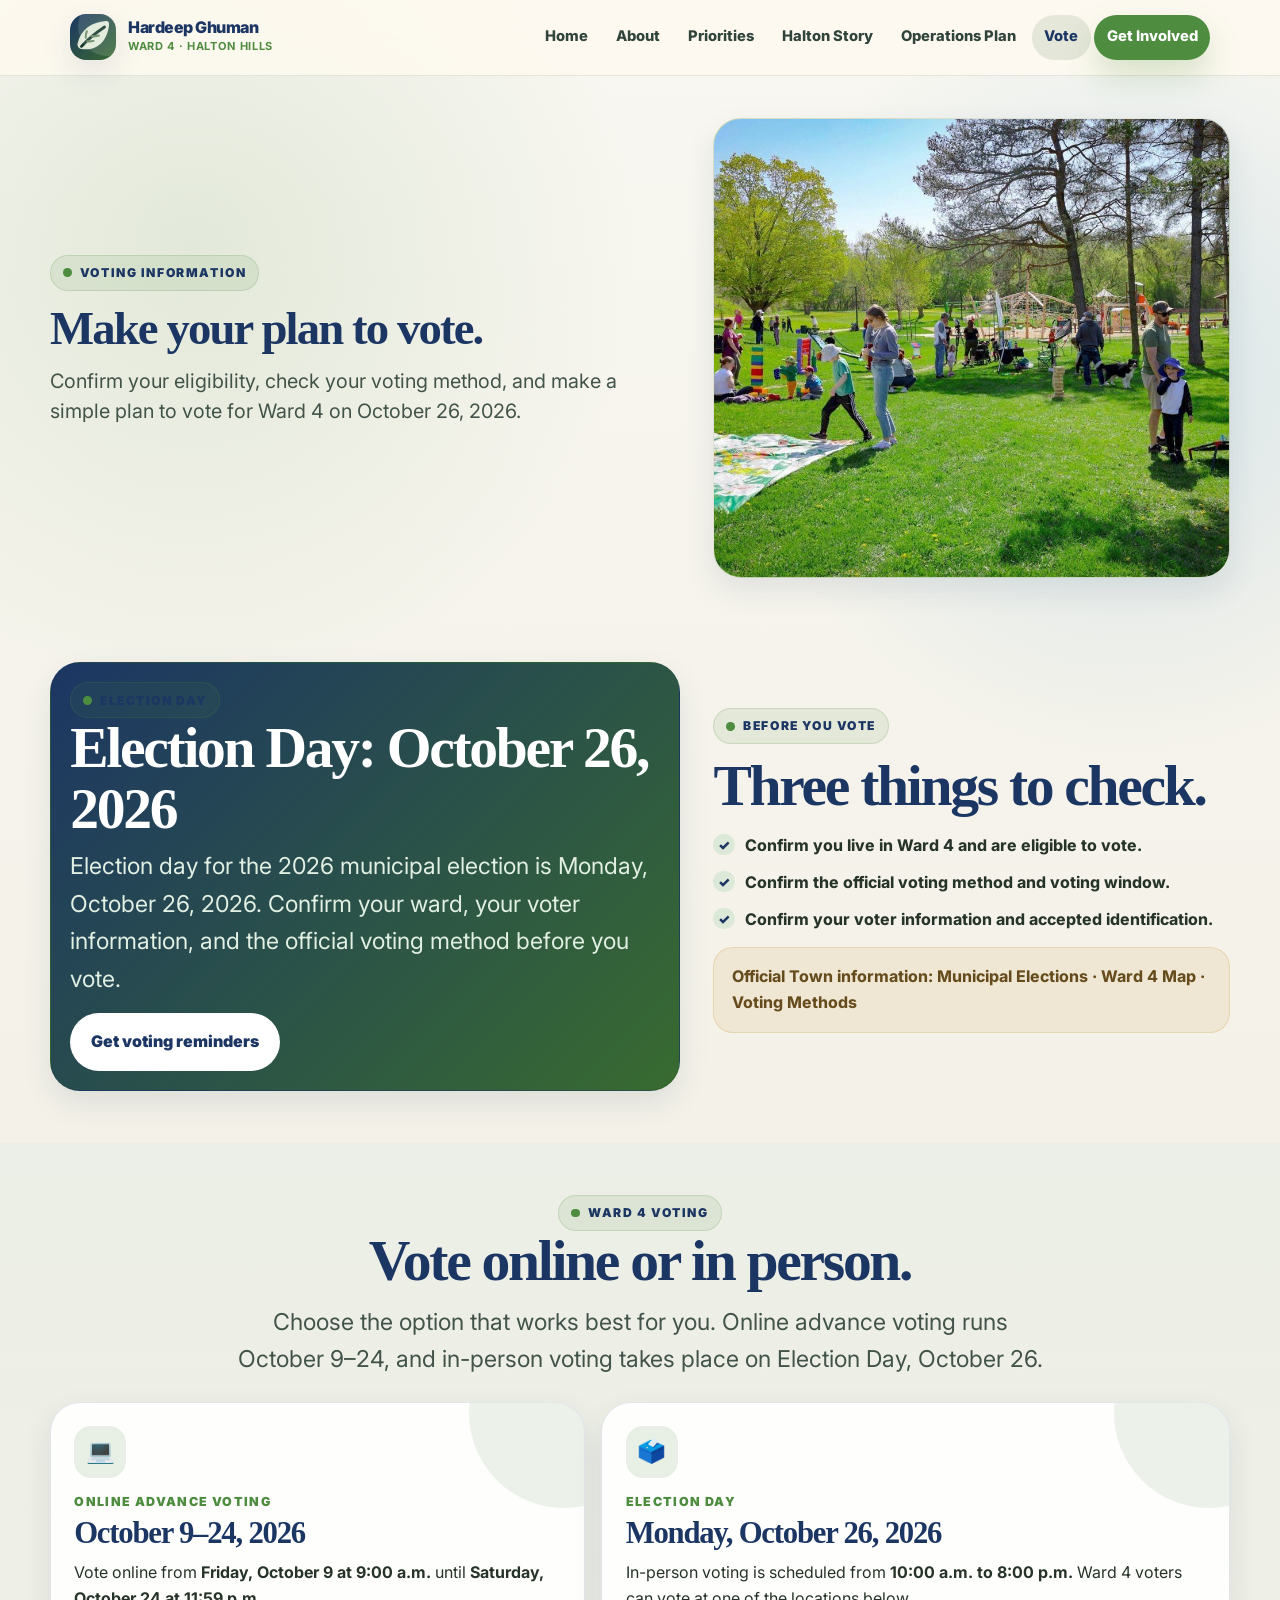
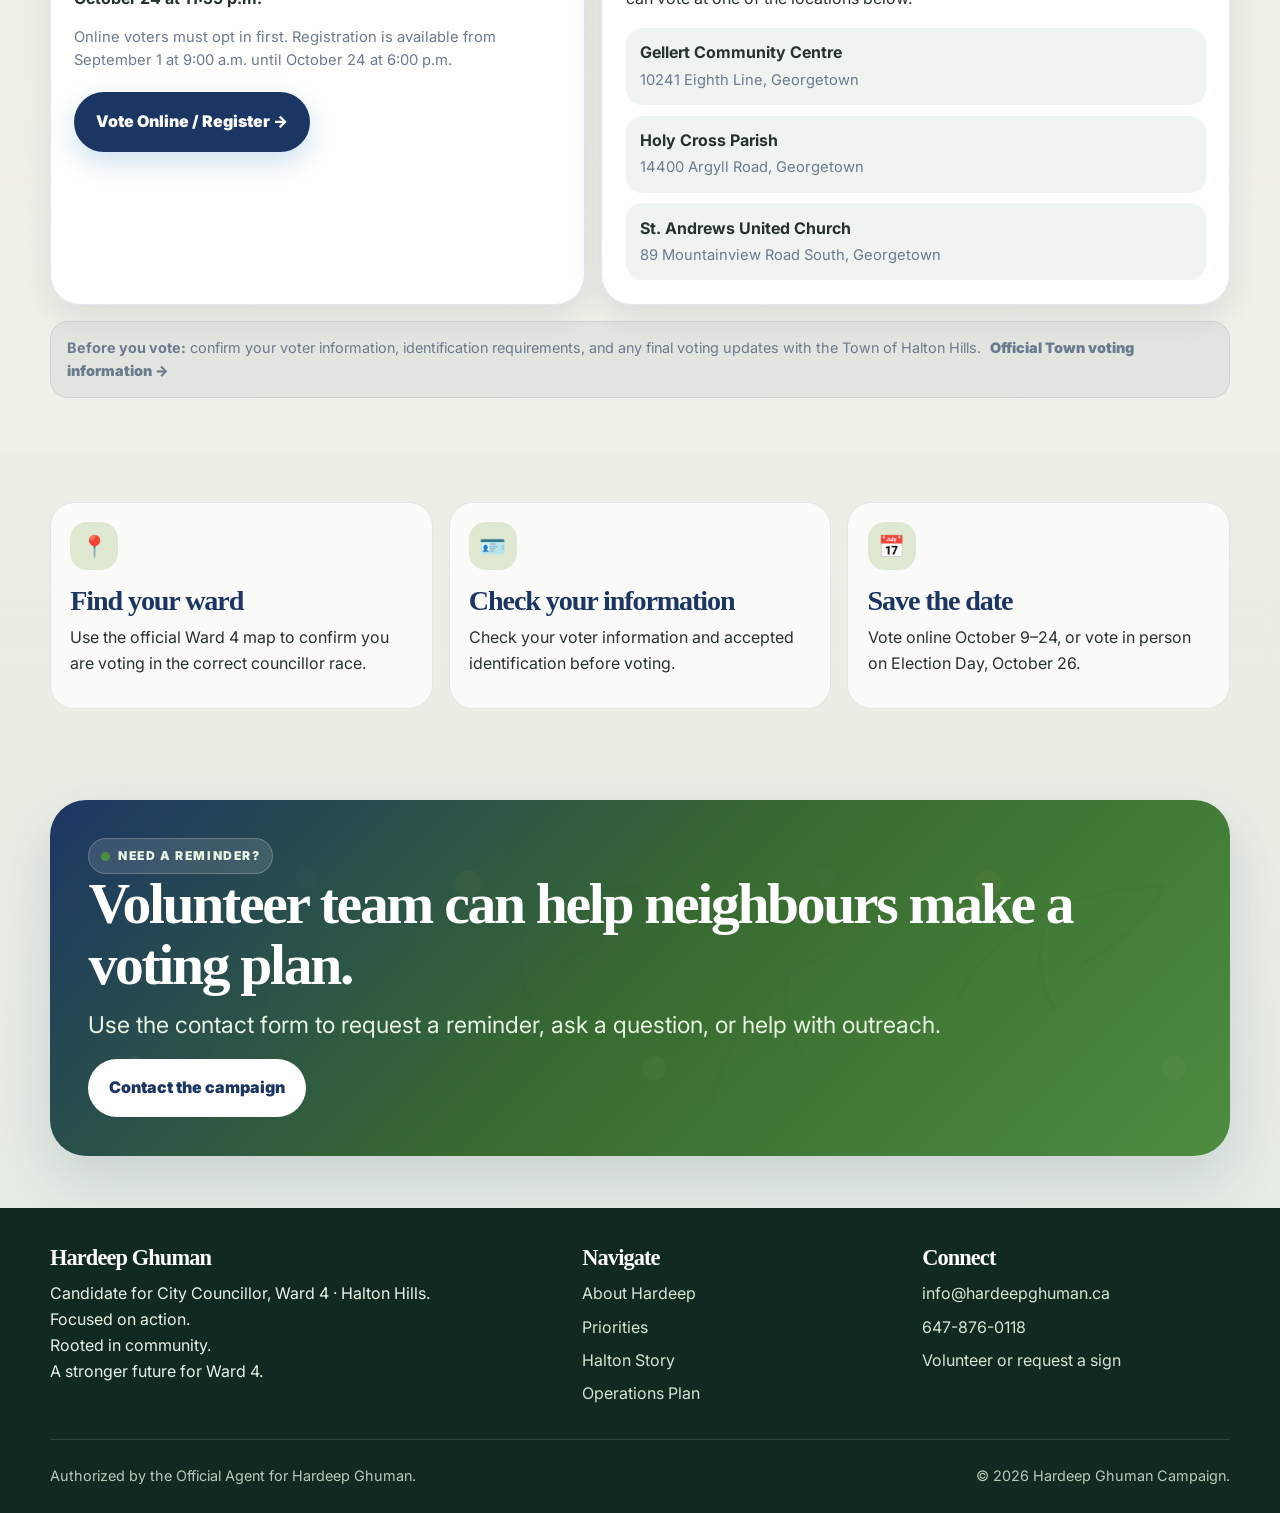
<file: vote.html>
<!doctype html>
<html lang="en-CA">
<head>
  <meta charset="utf-8">
  <meta name="viewport" content="width=device-width, initial-scale=1">
  <title>Vote · Hardeep Ghuman Ward 4</title>
  <meta name="description" content="Voting information page for the Hardeep Ghuman Ward 4 campaign.">
  <meta name="theme-color" content="#14372b">
  <link rel="preconnect" href="https://fonts.googleapis.com">
  <link rel="preconnect" href="https://fonts.gstatic.com" crossorigin>
  <link href="https://fonts.googleapis.com/css2?family=Inter:wght@400;600;700;800;900&display=swap" rel="stylesheet">
  <link rel="stylesheet" href="assets/styles.css">
</head>
<body>

<a class="skip-link" href="#main">Skip to main content</a>
<header class="site-header">
  <div class="header-inner">
    <a class="brand" href="index.html" aria-label="Hardeep Ghuman for Ward 4 home">
      <span class="brand-mark"><img src="assets/logo-leaf.svg" alt="" aria-hidden="true"></span>
      <span class="brand-text"><span>Hardeep Ghuman</span><small>Ward 4 · Halton Hills</small></span>
    </a>
    <button class="nav-toggle" aria-expanded="false" aria-controls="primary-nav">Menu</button>
    <nav id="primary-nav" class="primary-nav" aria-label="Primary navigation"><a href="index.html">Home</a><a href="about.html">About</a><a href="priorities.html">Priorities</a><a href="history.html">Halton Story</a><a href="operations.html">Operations Plan</a><a href="vote.html" aria-current="page">Vote</a><a class="nav-cta" href="contact.html">Get Involved</a></nav>
  </div>
</header>
<main id="main">

<section class="page-hero">
  <div class="container">
    <div>
      <span class="eyebrow">Voting Information</span>
      <p></p>
      <h1>Make your plan to vote.</h1>
      <p class="lead">Confirm your eligibility, check your voting method, and make a simple plan to vote for Ward 4 on October 26, 2026.</p>
    </div>
    <div class="page-hero-card" data-photo="4.jpg"><img src="assets/images/4.jpg" onerror="this.parentElement.classList.add('missing-photo'); this.remove();" alt="Ward 4 neighbourhood or voting information photo"></div>
  </div>
</section>
<section class="section">
  <div class="container split">
    <div class="card deep">
      <span class="eyebrow">Election Day</span>
      <h2>Election Day: October 26, 2026</h2>
      <p class="lead">Election day for the 2026 municipal election is Monday, October 26, 2026. Confirm your ward, your voter information, and the official voting method before you vote.</p>
      <a class="btn btn-light" href="contact.html">Get voting reminders</a>
    </div>
    <div>
      <span class="eyebrow">Before You Vote</span>
      <p></p>
      <h2>Three things to check.</h2>
      <ul class="checklist">
        <li>Confirm you live in Ward 4 and are eligible to vote.</li>
        <li>Confirm the official voting method and voting window.</li>
        <li>Confirm your voter information and accepted identification.</li>
      </ul>
      <p class="notice top-gap-sm">Official Town information: <a href="https://www.haltonhills.ca/en/your-government/municipal-elections.aspx">Municipal Elections</a> · <a href="https://www.haltonhills.ca/en/your-government/resources/Documents/Ward-4-Map.pdf">Ward 4 Map</a> · <a href="https://www.haltonhills.ca/en/your-government/voting-locations.aspx">Voting Methods</a></p>
    </div>
  </div>
</section>

<section class="section voting-options-section" id="how-to-vote">
  <div class="container">
    <div class="section-head voting-section-head">
      <span class="eyebrow">Ward 4 Voting</span>
      <h2>Vote online or in person.</h2>
      <p class="lead">Choose the option that works best for you. Online advance voting runs October 9–24, and in-person voting takes place on Election Day, October 26.</p>
    </div>

    <div class="voting-options-grid">
      <article class="voting-option-card voting-online-card">
        <div class="voting-option-icon" aria-hidden="true">💻</div>
        <span class="voting-kicker">Online Advance Voting</span>
        <h3>October 9–24, 2026</h3>
        <p>Vote online from <strong>Friday, October 9 at 9:00 a.m.</strong> until <strong>Saturday, October 24 at 11:59 p.m.</strong></p>
        <p class="voting-small">Online voters must opt in first. Registration is available from September 1 at 9:00 a.m. until October 24 at 6:00 p.m.</p>
        <a class="btn btn-vote-online" href="https://vote2026.haltonhills.ca/" target="_blank" rel="noopener noreferrer" style="background:#1C3664 !important; color:#FFFFFF !important; border:2px solid #1C3664 !important;">Vote Online / Register →</a>
      </article>

      <article class="voting-option-card voting-inperson-card">
        <div class="voting-option-icon" aria-hidden="true">🗳️</div>
        <span class="voting-kicker">Election Day</span>
        <h3>Monday, October 26, 2026</h3>
        <p>In-person voting is scheduled from <strong>10:00 a.m. to 8:00 p.m.</strong> Ward 4 voters can vote at one of the locations below.</p>
        <div class="voting-location-list">
          <div class="voting-location"><strong>Gellert Community Centre</strong><span>10241 Eighth Line, Georgetown</span></div>
          <div class="voting-location"><strong>Holy Cross Parish</strong><span>14400 Argyll Road, Georgetown</span></div>
          <div class="voting-location"><strong>St. Andrews United Church</strong><span>89 Mountainview Road South, Georgetown</span></div>
        </div>
      </article>
    </div>

    <div class="voting-source-note">
      <strong>Before you vote:</strong> confirm your voter information, identification requirements, and any final voting updates with the Town of Halton Hills.
      <a href="https://www.haltonhills.ca/voting-locations" target="_blank" rel="noopener noreferrer">Official Town voting information →</a>
    </div>
  </div>
</section>
<section class="section-tight">
  <div class="container grid-3">
    <div class="feature-card"><div class="icon">📍</div><h3>Find your ward</h3><p>Use the official Ward 4 map to confirm you are voting in the correct councillor race.</p></div>
    <div class="feature-card"><div class="icon">🪪</div><h3>Check your information</h3><p>Check your voter information and accepted identification before voting.</p></div>
    <div class="feature-card"><div class="icon">📅</div><h3>Save the date</h3><p>Vote online October 9–24, or vote in person on Election Day, October 26.</p></div>
  </div>
</section>
<section class="section">
  <div class="container banner">
    <span class="eyebrow">Need a reminder?</span>
    <h2>Volunteer team can help neighbours make a voting plan.</h2>
    <p class="lead">Use the contact form to request a reminder, ask a question, or help with outreach.</p>
    <a class="btn btn-light" href="contact.html">Contact the campaign</a>
  </div>
</section>

</main>

<footer class="footer">
  <div class="container">
    <div>
      <h3>Hardeep Ghuman</h3>
      <p>Candidate for City Councillor, Ward 4 · Halton Hills.     <br>Focused on action. <br>Rooted in community. <br>A stronger future for Ward 4.</p>
    </div>
    <div>
      <h3>Navigate</h3>
      <ul>
        <li><a href="about.html">About Hardeep</a></li>
        <li><a href="priorities.html">Priorities</a></li>
        <li><a href="history.html">Halton Story</a></li>
        <li><a href="operations.html">Operations Plan</a></li>
      </ul>
    </div>
    <div>
      <h3>Connect</h3>
      <ul>
        <li><a href="mailto:info@hardeepghuman.ca">info@hardeepghuman.ca</a></li>
        <li><a href="tel:+19055550104">647-876-0118</a></li>
        <li><a href="contact.html">Volunteer or request a sign</a></li>
      </ul>
    </div>
  </div>
  <div class="footer-bottom">
    <span>Authorized by the Official Agent for Hardeep Ghuman.</span>
    <span>© <span id="year"></span> Hardeep Ghuman Campaign.</span>
  </div>
</footer>
<script src="assets/main.js"></script>
</body>
</html>
</file>
<file: assets/styles.css>
:root{
  --pine:#14372b;
  --forest:#1f563f;
  --moss:#65855f;
  --sage:#dfe8d8;
  --leaf:#b8cf9b;
  --cream:#fffaf0;
  --linen:#f6f0e4;
  --clay:#b9724b;
  --gold:#d7b46a;
  --ink:#1b2420;
  --muted:#617067;
  --white:#ffffff;
  --shadow: 0 22px 60px rgba(20,55,43,.14);
  --shadow-soft: 0 12px 30px rgba(20,55,43,.10);
  --radius-xl: 30px;
  --radius-lg: 22px;
  --radius-md: 16px;
  --max: 1180px;
  --ease: cubic-bezier(.2,.7,.2,1);
}
*{box-sizing:border-box}
html{scroll-behavior:smooth}
body{
  margin:0;
  font-family: Inter, ui-sans-serif, system-ui, -apple-system, BlinkMacSystemFont, "Segoe UI", sans-serif;
  color:var(--ink);
  background:
    radial-gradient(circle at 18% 8%, rgba(184,207,155,.45), transparent 28rem),
    radial-gradient(circle at 88% 14%, rgba(215,180,106,.22), transparent 24rem),
    linear-gradient(180deg, #fffdf6 0%, #f8f4eb 48%, #eef5ea 100%);
  line-height:1.62;
}
a{color:inherit;text-decoration:none}
img,svg{max-width:100%;display:block}
.skip-link{position:absolute;left:-999px;top:auto;width:1px;height:1px;overflow:hidden}
.skip-link:focus{left:1rem;top:1rem;width:auto;height:auto;background:var(--pine);color:white;padding:.75rem 1rem;border-radius:999px;z-index:9999}
.site-header{
  position:sticky;top:0;z-index:50;
  backdrop-filter: blur(18px);
  background:rgba(255,250,240,.78);
  border-bottom:1px solid rgba(20,55,43,.10);
}
.header-inner{max-width:var(--max);margin:auto;display:flex;align-items:center;justify-content:space-between;gap:1rem;padding:.9rem 1.25rem}
.brand{display:flex;align-items:center;gap:.75rem;font-weight:850;letter-spacing:-.03em;color:var(--pine)}
.brand-mark{width:46px;height:46px;border-radius:16px;background:linear-gradient(135deg,var(--pine),var(--moss));display:grid;place-items:center;box-shadow:var(--shadow-soft);position:relative;overflow:hidden}
.brand-mark::before{content:"";position:absolute;width:60px;height:60px;border-radius:50%;background:rgba(255,255,255,.13);right:-22px;top:-18px}
.brand-mark svg{width:30px;height:30px;position:relative;z-index:1}
.brand-text span{display:block;line-height:1.05}.brand-text small{display:block;font-weight:700;letter-spacing:.06em;text-transform:uppercase;color:var(--moss);font-size:.69rem;margin-top:.12rem}
.nav-toggle{display:none;border:0;background:var(--pine);color:white;border-radius:999px;padding:.72rem .9rem;font-weight:800}
.primary-nav{display:flex;align-items:center;gap:.2rem;flex-wrap:wrap;justify-content:flex-end}
.primary-nav a{font-weight:800;font-size:.92rem;color:#31443b;padding:.66rem .78rem;border-radius:999px;transition:all .22s var(--ease)}
.primary-nav a:hover,.primary-nav a[aria-current="page"]{background:rgba(101,133,95,.16);color:var(--pine)}
.primary-nav .nav-cta{background:var(--pine);color:white;box-shadow:0 10px 25px rgba(20,55,43,.18)}
.primary-nav .nav-cta:hover{background:var(--forest);color:white;transform:translateY(-1px)}
main{overflow:hidden}
.section{padding:3.6rem 1.25rem}.section-tight{padding:2.4rem 1.25rem}.container{max-width:var(--max);margin:auto}.narrow{max-width:850px;margin:auto}.split{display:grid;grid-template-columns:minmax(0,1fr) minmax(320px,.82fr);gap:2rem;align-items:center}.split-reverse{grid-template-columns:minmax(320px,.82fr) minmax(0,1fr)}
.eyebrow{display:inline-flex;align-items:center;gap:.5rem;text-transform:uppercase;letter-spacing:.13em;font-weight:900;color:var(--forest);font-size:.76rem;background:rgba(184,207,155,.25);padding:.45rem .75rem;border-radius:999px;border:1px solid rgba(101,133,95,.18)}
.eyebrow::before{content:"";width:.55rem;height:.55rem;border-radius:50%;background:var(--gold)}
h1,h2,h3{font-family: Georgia, 'Times New Roman', serif;color:var(--pine);line-height:1.05;margin:0 0 1rem;letter-spacing:-.04em}h1{font-size:clamp(3.2rem,7vw,6.7rem)}h2{font-size:clamp(2.2rem,4.5vw,4.3rem)}h3{font-size:clamp(1.35rem,2.2vw,2rem)}p{margin:0 0 .8rem}.lead{font-size:clamp(1.12rem,2vw,1.45rem);color:#425349;line-height:1.62}.muted{color:var(--muted)}
.hero{padding:4.3rem 1.25rem 2rem;position:relative}.hero::before{content:"";position:absolute;inset:auto 0 0 0;height:120px;background:linear-gradient(180deg,transparent,rgba(238,245,234,.7));pointer-events:none}.hero-grid{max-width:var(--max);margin:auto;display:grid;grid-template-columns:minmax(0,1.05fr) minmax(300px,.95fr);gap:2.2rem;align-items:center}.hero-copy{position:relative;z-index:2}.hero h1 span{color:var(--moss)}.hero-actions,.actions{display:flex;gap:.75rem;flex-wrap:wrap;margin-top:1.15rem}.btn{display:inline-flex;align-items:center;gap:.55rem;border-radius:999px;padding:.94rem 1.25rem;font-weight:900;border:1px solid transparent;transition:all .22s var(--ease);cursor:pointer}.btn-primary{background:var(--pine);color:white;box-shadow:0 18px 36px rgba(20,55,43,.2)}.btn-primary:hover{background:var(--forest);transform:translateY(-2px)}.btn-secondary{background:rgba(255,255,255,.74);color:var(--pine);border-color:rgba(20,55,43,.14)}.btn-secondary:hover{background:white;transform:translateY(-2px)}.btn-light{background:white;color:var(--pine)}
.mission-vision-card{display:grid;grid-template-columns:1fr 1fr;gap:.85rem;margin-top:1.25rem;max-width:760px}.mission-vision-card div{background:rgba(255,255,255,.74);border:1px solid rgba(20,55,43,.12);box-shadow:0 10px 28px rgba(20,55,43,.07);border-radius:22px;padding:1rem}.mission-vision-card strong{display:block;color:var(--pine);font-weight:950;font-size:1rem;text-transform:uppercase;letter-spacing:.08em}.mission-vision-card span{display:block;color:#405149;font-weight:750;margin-top:.35rem;line-height:1.45}
.hero-card{position:relative;border-radius:42px;background:linear-gradient(150deg,rgba(255,255,255,.78),rgba(223,232,216,.74));padding:1rem;box-shadow:var(--shadow);border:1px solid rgba(20,55,43,.1)}.candidate-frame{position:relative;min-height:560px;border-radius:34px;overflow:hidden;background:linear-gradient(145deg,#dfe8d8,#fffaf0 55%,#cbd9be);display:flex;align-items:flex-end;justify-content:center}.candidate-frame::before{content:"";position:absolute;inset:0;background:radial-gradient(circle at 50% 15%, rgba(255,250,240,.32), transparent 34%), url('leaf-pattern.svg') center/560px auto repeat;opacity:.20;z-index:2;pointer-events:none}.candidate-frame img{position:absolute;z-index:1;inset:0;width:100%;height:100%;object-fit:cover;object-position:center 18%;filter:saturate(.98) contrast(1.02)}.promise-strip{position:relative;z-index:4;margin:-2.7rem auto 0;width:calc(100% - 1.6rem);display:grid;grid-template-columns:auto 1fr;gap:.9rem;align-items:center;background:rgba(255,250,240,.96);border:1px solid rgba(20,55,43,.12);border-radius:28px;padding:.85rem;box-shadow:var(--shadow-soft);backdrop-filter:blur(10px)}.promise-seal{width:82px;height:82px;border-radius:50%;display:grid;place-items:center;text-align:center;line-height:1.05;background:linear-gradient(145deg,var(--pine),var(--moss));color:white;font-weight:950;letter-spacing:.02em;box-shadow:inset 0 0 0 4px rgba(255,255,255,.22)}.promise-points{display:flex;flex-wrap:wrap;gap:.55rem}.promise-points span{display:inline-flex;align-items:center;border-radius:999px;background:rgba(184,207,155,.26);border:1px solid rgba(20,55,43,.1);padding:.55rem .75rem;color:var(--pine);font-weight:900;font-size:.88rem}.hero-date{position:absolute;right:.8rem;top:2.2rem;background:var(--pine);color:white;border-radius:24px;padding:1rem 1.05rem;z-index:3;box-shadow:var(--shadow-soft)}.hero-date small{display:block;text-transform:uppercase;letter-spacing:.12em;font-weight:900;color:#d9f0cf}.hero-date strong{font-size:1.65rem;display:block;line-height:1.05}.stats{display:grid;grid-template-columns:repeat(4,1fr);gap:1rem;margin-top:2rem}.stat{background:rgba(255,255,255,.72);border:1px solid rgba(20,55,43,.1);border-radius:22px;padding:1rem;box-shadow:0 8px 25px rgba(20,55,43,.06)}.stat strong{display:block;font-size:1.4rem;color:var(--pine);font-weight:950;line-height:1.1}.stat span{font-weight:800;color:var(--muted);font-size:.86rem}.leaf-divider{height:64px;background:url('leaf-divider.svg') center/900px auto repeat-x;opacity:.42}
.card{background:rgba(255,255,255,.76);border:1px solid rgba(20,55,43,.1);border-radius:var(--radius-xl);box-shadow:var(--shadow-soft);padding:1.25rem}.card.deep{background:linear-gradient(145deg,var(--pine),#1a4b36);color:white}.card.deep h2,.card.deep h3{color:white}.card.deep p{color:#e2efe3}.grid-3{display:grid;grid-template-columns:repeat(3,1fr);gap:.85rem}.grid-2{display:grid;grid-template-columns:repeat(2,1fr);gap:.9rem}.feature-card{padding:1.15rem;border-radius:24px;background:rgba(255,255,255,.75);border:1px solid rgba(20,55,43,.1);transition:all .22s var(--ease)}.feature-card:hover{transform:translateY(-4px);box-shadow:var(--shadow-soft)}.icon{width:48px;height:48px;border-radius:17px;display:grid;place-items:center;background:rgba(184,207,155,.42);color:var(--pine);font-size:1.35rem;margin-bottom:1rem}.number{font-family:Georgia,serif;font-size:2.4rem;color:var(--gold);font-weight:800;line-height:1}.priority-list{display:grid;gap:.75rem}.priority{display:grid;grid-template-columns:66px 1fr;gap:.8rem;align-items:start;padding:1rem;border-radius:24px;background:rgba(255,255,255,.68);border:1px solid rgba(20,55,43,.1)}.priority h3{font-size:1.55rem}.pill-row{display:flex;flex-wrap:wrap;gap:.6rem}.pill{background:rgba(20,55,43,.08);border:1px solid rgba(20,55,43,.10);border-radius:999px;padding:.5rem .78rem;font-weight:850;color:var(--forest);font-size:.86rem}.timeline{position:relative;display:grid;gap:.75rem}.timeline::before{content:"";position:absolute;left:28px;top:8px;bottom:8px;width:2px;background:linear-gradient(var(--leaf),var(--gold))}.time-item{display:grid;grid-template-columns:58px 1fr;gap:1rem;position:relative}.time-dot{width:58px;height:58px;border-radius:50%;background:var(--pine);color:white;display:grid;place-items:center;font-weight:950;border:6px solid var(--cream);box-shadow:var(--shadow-soft);z-index:2}.quote{font-family:Georgia,serif;font-size:1.6rem;line-height:1.25;color:var(--pine);padding:2rem;background:linear-gradient(145deg,rgba(184,207,155,.34),rgba(255,255,255,.72));border-left:6px solid var(--gold);border-radius:24px}
.photo-grid{display:grid;grid-template-columns:1.1fr .9fr;gap:1rem}.photo-tile{position:relative;min-height:240px;border-radius:26px;overflow:hidden;background:#dfe8d8;border:1px solid rgba(20,55,43,.1);box-shadow:var(--shadow-soft)}.photo-tile.tall{min-height:500px}.photo-tile img{width:100%;height:100%;object-fit:cover;position:absolute;inset:0}.photo-caption{position:absolute;left:1rem;right:1rem;bottom:1rem;background:rgba(20,55,43,.84);color:white;border-radius:18px;padding:.85rem 1rem;backdrop-filter:blur(12px)}.photo-caption strong{display:block}.photo-caption small{color:#d9f0cf;font-weight:800}
.banner{border-radius:36px;overflow:hidden;background:linear-gradient(135deg,var(--pine),var(--forest) 50%,var(--moss));color:white;padding:3rem;position:relative;box-shadow:var(--shadow)}.banner::before{content:"";position:absolute;inset:0;background:url('leaf-pattern.svg') center/520px auto repeat;opacity:.12}.banner>*{position:relative;z-index:1}.banner h2{color:white}.banner p{color:#e8f3e4}.banner .eyebrow{background:rgba(255,255,255,.12);border-color:rgba(255,255,255,.22);color:#e8f3e4}.source-note{font-size:.92rem;color:var(--muted);background:rgba(255,255,255,.68);border:1px solid rgba(20,55,43,.1);padding:1rem;border-radius:18px}.source-note a{text-decoration:underline;text-decoration-thickness:1px;text-underline-offset:3px;color:var(--forest);font-weight:800}
.page-hero{padding:3rem 1.25rem 2.1rem}.page-hero .container{display:grid;grid-template-columns:1fr .55fr;gap:2rem;align-items:end}.page-hero-card{min-height:240px;border-radius:34px;background:linear-gradient(135deg,rgba(184,207,155,.56),rgba(255,250,240,.9));border:1px solid rgba(20,55,43,.1);box-shadow:var(--shadow-soft);padding:1.2rem;display:grid;place-items:center;position:relative;overflow:hidden}.page-hero-card::after{content:"";position:absolute;inset:0;background:url('leaf-pattern.svg') center/520px auto repeat;opacity:.18}.page-hero-card img{position:absolute;z-index:2;inset:0;width:100%;height:100%;object-fit:cover;object-position:center}.page-hero-card img[src$='.svg']{position:relative;inset:auto;width:auto;height:auto;max-height:220px;object-fit:contain}.checklist{display:grid;gap:.7rem;list-style:none;padding:0;margin:1rem 0 0}.checklist li{position:relative;padding-left:2rem;font-weight:750}.checklist li::before{content:"✓";position:absolute;left:0;top:.05rem;width:1.35rem;height:1.35rem;border-radius:50%;background:var(--leaf);display:grid;place-items:center;color:var(--pine);font-weight:950;font-size:.85rem}.form{display:grid;gap:.9rem}.form-row{display:grid;grid-template-columns:1fr 1fr;gap:.9rem}.form label{font-weight:900;color:var(--pine);font-size:.9rem}.form input,.form select,.form textarea{width:100%;padding:.95rem 1rem;border-radius:16px;border:1px solid rgba(20,55,43,.18);background:rgba(255,255,255,.86);font:inherit;outline:none}.form textarea{min-height:140px;resize:vertical}.form input:focus,.form select:focus,.form textarea:focus{border-color:var(--forest);box-shadow:0 0 0 4px rgba(101,133,95,.16)}.notice{border-radius:20px;padding:1rem 1.1rem;background:rgba(215,180,106,.17);border:1px solid rgba(215,180,106,.35);color:#664b1d;font-weight:750}.mini-kicker{font-size:.82rem;text-transform:uppercase;letter-spacing:.1em;color:var(--moss);font-weight:950}.footer{background:#102a22;color:#eaf4e5;padding:2.4rem 1.25rem 1.6rem}.footer .container{display:grid;grid-template-columns:1.3fr .8fr .8fr;gap:2rem}.footer h3{color:white;font-size:1.4rem}.footer a{color:#d4e6cf}.footer ul{list-style:none;margin:0;padding:0;display:grid;gap:.45rem}.footer-bottom{max-width:var(--max);margin:2rem auto 0;padding-top:1.5rem;border-top:1px solid rgba(255,255,255,.12);display:flex;justify-content:space-between;gap:1rem;flex-wrap:wrap;color:#b9cab4;font-size:.9rem}.small{font-size:.9rem}.two-column-text{columns:2;column-gap:2rem}.operations-flow{display:grid;grid-template-columns:repeat(4,1fr);gap:.85rem}.flow-step{background:rgba(255,255,255,.74);border:1px solid rgba(20,55,43,.1);border-radius:24px;padding:1.2rem;position:relative}.flow-step:not(:last-child)::after{content:"→";position:absolute;right:-.7rem;top:50%;transform:translateY(-50%);font-weight:950;color:var(--moss);font-size:1.4rem}.issue-board{display:grid;grid-template-columns:repeat(3,1fr);gap:.85rem}.issue-col{border-radius:24px;padding:1rem;background:rgba(255,255,255,.68);border:1px solid rgba(20,55,43,.1)}.issue-col h3{font-size:1.2rem}.ticket{background:var(--cream);border-radius:18px;padding:.8rem;border:1px dashed rgba(20,55,43,.2);margin:.7rem 0 0;font-weight:750;color:var(--muted)}
@media (max-width: 980px){.hero-grid,.split,.split-reverse,.page-hero .container{grid-template-columns:1fr}.stats{grid-template-columns:repeat(2,1fr)}.grid-3,.grid-2,.operations-flow,.issue-board{grid-template-columns:1fr 1fr}.photo-grid{grid-template-columns:1fr}.photo-tile.tall{min-height:340px}.footer .container{grid-template-columns:1fr 1fr}.two-column-text{columns:1}.flow-step::after{display:none}}
@media (max-width: 760px){.mission-vision-card{grid-template-columns:1fr}.hero-grid{gap:1.3rem}.hero h1{font-size:clamp(2.65rem,13vw,4.4rem)}.nav-toggle{display:inline-flex}.primary-nav{position:absolute;left:1rem;right:1rem;top:calc(100% + .5rem);background:rgba(255,250,240,.98);border:1px solid rgba(20,55,43,.12);box-shadow:var(--shadow);border-radius:24px;padding:.8rem;display:none;flex-direction:column;align-items:stretch}.primary-nav.open{display:flex}.primary-nav a{text-align:center}.hero{padding-top:2.7rem}.candidate-frame{min-height:420px}.promise-strip{margin-top:-1.6rem;width:calc(100% - .8rem)}.hero-date{right:.8rem;top:.9rem}.stats,.grid-3,.grid-2,.operations-flow,.issue-board,.footer .container,.form-row{grid-template-columns:1fr}.section{padding:3.4rem 1rem}.page-hero{padding:3rem 1rem 2rem}.header-inner{padding:.72rem 1rem}.brand-text small{display:none}.priority{grid-template-columns:1fr}.time-item{grid-template-columns:50px 1fr}.time-dot{width:50px;height:50px}.timeline::before{left:24px}.banner{padding:2rem}.footer-bottom{display:block}.hero-actions .btn,.actions .btn{width:100%;justify-content:center}}
@media (prefers-reduced-motion:reduce){*{animation:none!important;transition:none!important;scroll-behavior:auto!important}}

@media (max-width: 520px){.hero{padding-top:1.8rem}.hero-card{border-radius:28px;padding:.65rem}.candidate-frame{min-height:390px;border-radius:24px}.promise-strip{grid-template-columns:1fr;text-align:center}.promise-seal{margin:auto;width:74px;height:74px}.promise-points{justify-content:center}.hero-date strong{font-size:1.35rem}.stats{gap:.65rem}.stat{padding:.8rem}.photo-tile{min-height:220px}.page-hero-card{min-height:260px}.page-hero-card img[src$='.jpg'],.page-hero-card img[src^='https']{max-height:none}.footer{padding-bottom:1.3rem}}

/* Ward 4 map */
.ward-map-section{padding-top:2.8rem}
.map-card{background:rgba(255,255,255,.78);border:1px solid rgba(20,55,43,.12);border-radius:34px;box-shadow:var(--shadow);padding:1rem;overflow:hidden}
.map-link{display:block;border-radius:26px;overflow:hidden;background:#fff;border:1px solid rgba(20,55,43,.1)}
.map-link img{display:block;width:100%;height:auto}
.map-info{display:grid;grid-template-columns:1fr auto;gap:1rem;align-items:center;padding:1.25rem .3rem .4rem}
.map-info h3{margin-bottom:.3rem}.map-info p{margin:0;color:var(--muted);font-weight:650}.map-actions{display:flex;gap:.7rem;flex-wrap:wrap;justify-content:flex-end}
.map-card .source-note{margin:.8rem 0 0}
.map-card code{background:rgba(20,55,43,.08);border-radius:8px;padding:.1rem .28rem}
@media (max-width: 760px){.map-card{border-radius:26px;padding:.65rem}.map-link{border-radius:20px}.map-info{grid-template-columns:1fr;padding:.95rem .15rem .2rem}.map-actions{justify-content:stretch}.map-actions .btn{width:100%;justify-content:center}.ward-map-section{padding-top:2rem}}

/* Hero balance refinement: keeps the opening message and photo visually equal */
.hero h1{font-size:clamp(2.7rem,5vw,4.95rem);max-width:780px;line-height:1.04;margin-bottom:.85rem}
.hero .lead{font-size:clamp(1.05rem,1.55vw,1.28rem);max-width:720px;line-height:1.55}
.mission-vision-card{margin-top:1rem;gap:.75rem}.mission-vision-card div{padding:.9rem}.mission-vision-card span{font-size:.94rem;line-height:1.38}.hero-actions{margin-top:1.25rem}.stats{margin-top:1.45rem}.hero-grid{grid-template-columns:minmax(0,1fr) minmax(340px,.96fr);gap:2.4rem}
@media (max-width: 760px){.hero h1{font-size:clamp(2.15rem,10.2vw,3.35rem);line-height:1.06}.hero .lead{font-size:1.03rem;line-height:1.52}.mission-vision-card div{padding:.85rem}.mission-vision-card span{font-size:.92rem}.hero-actions{margin-top:1.05rem}.stats{margin-top:1.15rem}}
@media (min-width: 1180px){.hero{padding-top:3.6rem}.candidate-frame{min-height:540px}}

/* Subpage hero balance refinement — keeps homepage hero unchanged */
.page-hero{padding:3.25rem 1.25rem 2.6rem}
.page-hero .container{grid-template-columns:minmax(0, .95fr) minmax(360px, .78fr);align-items:center;gap:2.4rem}
.page-hero h1{font-size:clamp(2.25rem,4.1vw,4.15rem);line-height:1.07;max-width:760px;margin-bottom:.8rem}
.page-hero .lead{font-size:clamp(1.03rem,1.55vw,1.28rem);line-height:1.55;max-width:720px}
.page-hero-card{min-height:340px;border-radius:34px;padding:1rem}
.page-hero-card img:not([src$='.svg']){object-fit:cover;object-position:center 22%}
.page-hero-card img[src$='.svg']{max-height:250px}
@media (min-width:1180px){.page-hero-card{min-height:380px}.page-hero h1{font-size:clamp(2.35rem,3.65vw,4.25rem)}}
@media (max-width:980px){.page-hero .container{grid-template-columns:1fr}.page-hero-card{min-height:320px}.page-hero h1{font-size:clamp(2.1rem,7vw,3.65rem)}}
@media (max-width:760px){.page-hero{padding:2.5rem 1rem 1.8rem}.page-hero h1{font-size:clamp(1.95rem,9.4vw,3rem);line-height:1.08}.page-hero .lead{font-size:1.02rem}.page-hero-card{min-height:300px;border-radius:26px}}


/* Cohesive spacing + reliable local imagery pass */
.section{padding:3.8rem 1.25rem}
.section-tight{padding:2.4rem 1.25rem}
.leaf-divider{height:38px}
.split{gap:2rem}
.grid-3,.grid-2,.priority-list,.timeline,.operations-flow,.issue-board{gap:.85rem}
.card{padding:1.35rem}
.feature-card{padding:1.2rem}
.priority{padding:1rem}
.banner{padding:2.35rem}
.photo-grid{gap:.85rem}
.photo-tile{min-height:210px}
.photo-tile.tall{min-height:420px}
.photo-tile img[src$='.svg']{object-fit:cover}
.page-hero{padding:2.6rem 1.25rem 1.8rem}
.page-hero-card{min-height:310px}
p{margin-bottom:.85rem}
.hero-actions,.actions{margin-top:1.05rem}
.stats{margin-top:1.1rem}
.map-card{padding:.8rem}
.map-info{padding:1rem .2rem .25rem}
@media (max-width:980px){.section{padding:3.1rem 1rem}.section-tight{padding:2.1rem 1rem}.photo-tile.tall{min-height:310px}.page-hero{padding:2.2rem 1rem 1.5rem}}
@media (max-width:760px){.section{padding:2.65rem 1rem}.section-tight{padding:1.75rem 1rem}.card{padding:1.1rem}.banner{padding:1.65rem}.photo-tile,.photo-tile.tall{min-height:230px}.leaf-divider{height:26px}.page-hero{padding:2rem 1rem 1.25rem}}

/* Cohesive spacing refinement */
.section + .section,.section-tight + .section,.section + .section-tight{padding-top:2.2rem}
.narrow[style*="margin-bottom:2rem"]{margin-bottom:1.15rem!important}
.narrow[style*="margin-bottom:1.4rem"]{margin-bottom:1rem!important}
.photo-caption{padding:.75rem .85rem}
.card h2,.card h3,.feature-card h3,.priority h3{margin-bottom:.55rem}

/* Final uniform spacing + real-photo placeholder system */
:root{
  --section-space: 3.25rem;
  --section-space-mobile: 2.35rem;
  --block-gap: 1.25rem;
}
.section{padding:var(--section-space) 1.25rem}
.section-tight{padding:2.45rem 1.25rem}
.section + .section,.section-tight + .section,.section + .section-tight{padding-top:var(--section-space)}
.container{max-width:var(--max);margin-left:auto;margin-right:auto}
.split,.split-reverse{gap:2.1rem;align-items:center}
.grid-3,.grid-2,.operations-flow,.issue-board,.priority-list,.timeline,.photo-grid,.stacked-photos{gap:1rem}
.stacked-photos{display:grid}
.section-head{text-align:center;margin-bottom:1.45rem}
.top-gap{margin-top:1.25rem}.top-gap-sm{margin-top:.9rem}
h1,h2,h3{margin-bottom:.75rem}p{margin-bottom:.75rem}.lead{margin-bottom:.9rem}
.card,.feature-card,.priority,.flow-step,.issue-col{padding:1.2rem}.banner{padding:2.4rem}.leaf-divider{height:34px}
.page-hero{padding:2.65rem 1.25rem 2rem}.page-hero .container{align-items:center;gap:2.1rem}.page-hero-card{min-height:320px;padding:0}.photo-tile{min-height:245px}.photo-tile.tall{min-height:430px}.photo-caption{padding:.75rem .9rem;left:.85rem;right:.85rem;bottom:.85rem}.map-info{padding:1rem .2rem .25rem}.footer{margin-top:0}
/* Keep missing JPG placeholders clean until you add real photos. */
.photo-tile.missing-photo,.page-hero-card.missing-photo,.candidate-frame.missing-photo{
  background:linear-gradient(135deg,rgba(223,232,216,.92),rgba(255,250,240,.95));
  border:1px dashed rgba(20,55,43,.28);
}
.photo-tile.missing-photo::before,.page-hero-card.missing-photo::before,.candidate-frame.missing-photo::after{
  content:"Add photo: " attr(data-photo);
  position:absolute;inset:1rem;display:grid;place-items:center;text-align:center;
  color:var(--pine);font-weight:900;letter-spacing:.02em;border-radius:20px;
  background:rgba(255,255,255,.58);z-index:3;padding:1rem;
}
.candidate-frame.missing-photo::before{opacity:.08}
.candidate-frame.missing-photo .hero-date{z-index:5}.photo-tile.missing-photo .photo-caption{z-index:4}.page-hero-card.missing-photo::after{display:none}
@media (max-width:980px){
  .section{padding:2.8rem 1rem}.section-tight{padding:2.15rem 1rem}.section + .section,.section-tight + .section,.section + .section-tight{padding-top:2.8rem}.split,.split-reverse,.page-hero .container{gap:1.5rem}.photo-tile.tall{min-height:330px}.page-hero-card{min-height:300px}
}
@media (max-width:760px){
  .section{padding:var(--section-space-mobile) 1rem}.section-tight{padding:1.85rem 1rem}.section + .section,.section-tight + .section,.section + .section-tight{padding-top:var(--section-space-mobile)}.section-head{margin-bottom:1.1rem}.card,.feature-card,.priority,.flow-step,.issue-col{padding:1rem}.banner{padding:1.55rem}.photo-tile,.photo-tile.tall{min-height:240px}.page-hero{padding:2rem 1rem 1.45rem}.page-hero-card{min-height:250px}.leaf-divider{height:24px}.top-gap{margin-top:1rem}.top-gap-sm{margin-top:.75rem}
}
/* About page hero photo fix */
.page-hero-card {
  padding: 0;
  overflow: hidden;
  min-height: 460px;
  border-radius: 28px;
}

.page-hero-card img {
  width: 100%;
  height: 100%;
  min-height: 460px;
  display: block;
  object-fit: cover;
  object-position: center 18%;
}
/* =========================================================
   Phone optimization only
   Desktop/tablet styles above are intentionally left as-is.
   ========================================================= */
@media (max-width: 820px) {
  html, body { width: 100%; overflow-x: hidden; }
  body { line-height: 1.55; }
  .container, .hero-grid, .header-inner, .footer-bottom {
    width: 100%;
    max-width: 100%;
  }
  .header-inner {
    gap: .65rem;
  }
  .brand { min-width: 0; gap: .6rem; }
  .brand-mark { width: 40px; height: 40px; border-radius: 14px; flex: 0 0 auto; }
  .brand-text span { font-size: .95rem; white-space: normal; }
  .nav-toggle { flex: 0 0 auto; padding: .62rem .82rem; }
  .primary-nav {
    max-height: calc(100vh - 92px);
    overflow-y: auto;
    z-index: 100;
  }

  .hero {
    padding: 1.6rem 1rem 1.3rem;
  }
  .hero-grid,
  .split,
  .split-reverse,
  .page-hero .container,
  .map-info,
  .footer .container {
    grid-template-columns: 1fr !important;
  }
  .hero-grid { gap: 1.1rem; }
  .eyebrow {
    font-size: .68rem;
    letter-spacing: .1em;
    padding: .38rem .62rem;
  }
  h1, .hero h1, .page-hero h1 {
    font-size: clamp(2rem, 9.2vw, 2.85rem) !important;
    line-height: 1.07 !important;
    letter-spacing: -.035em;
    margin-bottom: .7rem;
  }
  h2 {
    font-size: clamp(1.75rem, 8vw, 2.45rem) !important;
    line-height: 1.09;
  }
  h3 { font-size: clamp(1.22rem, 5.2vw, 1.55rem) !important; }
  .lead, .hero .lead, .page-hero .lead {
    font-size: 1rem !important;
    line-height: 1.5 !important;
  }
  p { font-size: .97rem; }

  .mission-vision-card {
    grid-template-columns: 1fr !important;
    gap: .65rem;
    margin-top: .85rem;
  }
  .mission-vision-card div {
    border-radius: 18px;
    padding: .82rem !important;
  }
  .mission-vision-card strong { font-size: .82rem; }
  .mission-vision-card span { font-size: .9rem !important; line-height: 1.42; }

  .hero-actions, .actions {
    gap: .55rem;
    margin-top: .85rem !important;
  }
  .btn {
    width: 100%;
    justify-content: center;
    padding: .82rem 1rem;
    font-size: .93rem;
  }
  .stats {
    grid-template-columns: repeat(2, minmax(0, 1fr)) !important;
    gap: .6rem;
    margin-top: .95rem !important;
  }
  .stat {
    border-radius: 16px;
    padding: .72rem !important;
  }
  .stat strong { font-size: 1.05rem; }
  .stat span { font-size: .76rem; line-height: 1.25; }

  .hero-card {
    border-radius: 24px;
    padding: .55rem;
    margin-top: .25rem;
  }
  .candidate-frame {
    min-height: 390px !important;
    border-radius: 20px;
  }
  .candidate-frame img {
    object-position: center 16%;
  }
  .hero-date {
    top: .65rem;
    right: .65rem;
    border-radius: 18px;
    padding: .72rem .78rem;
  }
  .hero-date strong { font-size: 1.22rem; }
  .promise-strip {
    grid-template-columns: 1fr;
    text-align: center;
    gap: .55rem;
    margin-top: .55rem;
    width: 100%;
    border-radius: 20px;
    padding: .7rem;
  }
  .promise-seal {
    width: 68px;
    height: 68px;
    margin: 0 auto;
    font-size: .78rem;
  }
  .promise-points { justify-content: center; gap: .42rem; }
  .promise-points span { font-size: .78rem; padding: .42rem .55rem; }

  .section, .section-tight {
    padding-left: 1rem !important;
    padding-right: 1rem !important;
  }
  .section { padding-top: 2rem !important; padding-bottom: 2rem !important; }
  .section-tight { padding-top: 1.55rem !important; padding-bottom: 1.55rem !important; }
  .section + .section, .section-tight + .section, .section + .section-tight {
    padding-top: 1.85rem !important;
  }
  .section-head { margin-bottom: 1rem; text-align: left; }
  .narrow { max-width: 100%; }
  .leaf-divider { height: 18px !important; }

  .grid-3, .grid-2, .operations-flow, .issue-board, .photo-grid, .stacked-photos {
    grid-template-columns: 1fr !important;
    gap: .8rem !important;
  }
  .card, .feature-card, .priority, .flow-step, .issue-col, .banner, .quote {
    border-radius: 20px !important;
    padding: 1rem !important;
  }
  .feature-card:hover { transform: none; }
  .icon { width: 42px; height: 42px; border-radius: 14px; margin-bottom: .65rem; }
  .priority { grid-template-columns: 1fr !important; gap: .45rem; }
  .number { font-size: 2rem; }

  .photo-tile, .photo-tile.tall {
    min-height: 230px !important;
    border-radius: 20px;
  }
  .photo-caption {
    left: .65rem;
    right: .65rem;
    bottom: .65rem;
    border-radius: 14px;
    padding: .65rem .72rem !important;
  }

  .page-hero {
    padding: 1.7rem 1rem 1.25rem !important;
  }
  .page-hero .container { gap: 1rem !important; }
  .page-hero-card {
    min-height: 280px !important;
    border-radius: 22px !important;
    padding: 0 !important;
  }
  .page-hero-card img {
    min-height: 280px !important;
    object-position: center 18%;
  }
  .page-hero-card img[src$='.svg'] {
    min-height: 0 !important;
    max-height: 170px;
    padding: 1rem;
  }

  .map-card {
    border-radius: 22px !important;
    padding: .55rem !important;
  }
  .map-link {
    border-radius: 16px !important;
    overflow-x: auto;
    -webkit-overflow-scrolling: touch;
  }
  .map-link img {
    width: 100%;
    min-width: 720px;
    max-width: none;
  }
  .map-info { padding: .85rem .15rem .15rem !important; gap: .75rem; }
  .map-actions { display: grid; grid-template-columns: 1fr; gap: .55rem; }

  .form-row { grid-template-columns: 1fr !important; }
  .form input, .form select, .form textarea { border-radius: 14px; padding: .82rem .9rem; }

  .timeline::before { left: 22px; }
  .time-item { grid-template-columns: 46px 1fr !important; gap: .75rem; }
  .time-dot { width: 46px; height: 46px; border-width: 5px; }

  .footer {
    padding: 1.8rem 1rem 1.15rem;
  }
  .footer .container { gap: 1.1rem !important; }
  .footer h3 { font-size: 1.22rem !important; margin-bottom: .35rem; }
  .footer p, .footer li, .footer a { font-size: .94rem; }
  .footer-bottom {
    display: grid !important;
    grid-template-columns: 1fr;
    gap: .45rem;
    margin-top: 1.15rem;
    padding-top: 1rem;
    font-size: .82rem;
  }
}

@media (max-width: 480px) {
  .header-inner { padding: .65rem .85rem; }
  .brand-mark { width: 36px; height: 36px; }
  .brand-text span { font-size: .88rem; line-height: 1.08; }
  .nav-toggle { font-size: .82rem; padding: .55rem .72rem; }
  .hero { padding-top: 1.25rem; }
  h1, .hero h1, .page-hero h1 {
    font-size: clamp(1.85rem, 9.8vw, 2.45rem) !important;
  }
  .candidate-frame { min-height: 355px !important; }
  .page-hero-card, .page-hero-card img { min-height: 245px !important; }
  .photo-tile, .photo-tile.tall { min-height: 205px !important; }
  .map-link img { min-width: 650px; }
  .stats { grid-template-columns: 1fr 1fr !important; }
}

/* Phone-only homepage hero order: headline first, photo/vote card second, mission/vision after */
@media (max-width: 760px) {
  .hero-grid {
    display: flex !important;
    flex-direction: column !important;
  }

  /* Let the headline, mission card, buttons, and stats be ordered separately on mobile only. */
  .hero-copy {
    display: contents !important;
  }

  .hero-copy .eyebrow {
    display: none !important;
  }

  .hero-copy h1 {
    order: 1 !important;
    width: 100%;
    margin-bottom: .2rem !important;
  }

  .hero-card {
    order: 2 !important;
    width: 100%;
    margin-top: .2rem !important;
  }

  .mission-vision-card {
    order: 3 !important;
    width: 100%;
    margin-top: .75rem !important;
  }

  .hero-actions {
    order: 4 !important;
    width: 100%;
  }

  .stats {
    order: 5 !important;
    width: 100%;
  }
}

/* Halton-inspired colour refresh + engagement sections */
:root{
  --pine:#1C3664;      /* Halton Hills navy */
  --forest:#386B30;    /* deep Halton green */
  --moss:#4E8C40;      /* Halton Region green */
  --sage:#E4EDE5;      /* soft green-grey */
  --leaf:#DCE8D8;      /* pale leaf green */
  --cream:#F8F7F1;     /* warm off-white */
  --linen:#F2EFE5;
  --clay:#328CCA;      /* river blue accent */
  --gold:#999965;      /* Halton Hills olive */
  --ink:#263328;
  --muted:#6B7B8F;
  --shadow: 0 22px 60px rgba(28,54,100,.16);
  --shadow-soft: 0 12px 30px rgba(28,54,100,.10);
}
body{
  background:
    radial-gradient(circle at 15% 8%, rgba(78,140,64,.12), transparent 28rem),
    radial-gradient(circle at 88% 12%, rgba(50,140,202,.16), transparent 24rem),
    linear-gradient(180deg, #F8F7F1 0%, #F2EFE5 48%, #E4EDE5 100%);
}
.brand-mark,.promise-seal,.btn-primary,.hero-date,.card.deep,.time-dot{background:linear-gradient(135deg,var(--pine),var(--forest));}
.primary-nav .nav-cta,.btn-primary{background:var(--moss);box-shadow:0 16px 32px rgba(78,140,64,.22)}
.primary-nav .nav-cta:hover,.btn-primary:hover{background:#386B30}.eyebrow{color:var(--pine);background:rgba(78,140,64,.10);border-color:rgba(78,140,64,.18)}.eyebrow::before{background:var(--moss)}
.hero h1 span,.pill,.mini-kicker{color:var(--moss)}
.campaign-metrics{padding-top:1.4rem;padding-bottom:1.4rem;background:var(--pine);color:white}
.metric-row{display:grid;grid-template-columns:repeat(4,1fr);gap:0;border-radius:0;overflow:hidden}
.metric-item{padding:1.35rem 1rem;text-align:center;border-right:1px solid rgba(255,255,255,.16)}
.metric-item:last-child{border-right:0}.metric-item strong{display:block;font-family:Georgia,'Times New Roman',serif;font-size:clamp(2.45rem,5vw,4.6rem);line-height:.95;color:white;letter-spacing:-.04em}.metric-item span:last-child{display:block;margin-top:.55rem;text-transform:uppercase;letter-spacing:.095em;font-weight:950;font-size:.78rem;color:#E8E1B0}
.whatsapp-section,.donate-section{background:rgba(248,247,241,.72)}
.whatsapp-grid{display:grid;grid-template-columns:repeat(2,1fr);gap:1rem}.whatsapp-card{background:white;border:1px solid rgba(28,54,100,.12);border-radius:28px;padding:1.25rem;box-shadow:var(--shadow-soft);display:grid;gap:1rem}.qr-holder{min-height:240px;border-radius:22px;border:2px dashed rgba(28,54,100,.22);background:linear-gradient(135deg,#F2EFE5,#E4EDE5);display:grid;place-items:center;text-align:center;color:var(--muted);font-weight:900;text-transform:uppercase;letter-spacing:.08em}.power-grid{display:grid;grid-template-columns:repeat(4,1fr);gap:.95rem}.power-card{display:flex;flex-direction:column;gap:.65rem;background:var(--pine);color:white;border-radius:26px;padding:1.1rem;box-shadow:var(--shadow-soft);min-height:245px;transition:all .22s var(--ease)}.power-card:hover{transform:translateY(-4px);background:var(--forest)}.power-card span{color:var(--gold);font-family:Georgia,'Times New Roman',serif;font-size:2.1rem;font-weight:900;line-height:1}.power-card h3{color:white;margin:0}.power-card p{color:#EAF3F8}.power-card strong{margin-top:auto;color:#E8E1B0}.donate-card{display:grid;grid-template-columns:1fr .95fr;gap:1.2rem;align-items:center;background:linear-gradient(135deg,var(--pine),var(--forest));color:white;border-radius:32px;padding:1.5rem;box-shadow:var(--shadow)}.donate-card h2,.donate-card h3{color:white}.donate-card p{color:#EEF5F2}.etransfer-box{background:white;color:var(--ink);border-radius:24px;padding:1.15rem;box-shadow:var(--shadow-soft)}.etransfer-box h3{color:var(--pine)}.etransfer-box span{display:inline-flex;text-transform:uppercase;letter-spacing:.12em;font-weight:950;font-size:.75rem;color:var(--moss);margin-bottom:.35rem}.copy-line{display:flex;align-items:center;justify-content:space-between;gap:.7rem;background:#F2EFE5;border:1px solid rgba(28,54,100,.12);border-radius:16px;padding:.75rem;margin:.55rem 0 .8rem}.copy-line code{font:inherit;font-weight:900;color:var(--pine);word-break:break-all}.copy-line button{border:0;border-radius:999px;background:var(--moss);color:white;font-weight:900;padding:.55rem .8rem;cursor:pointer}.copy-line button.copied{background:var(--pine)}
@media (max-width:980px){.metric-row,.power-grid{grid-template-columns:repeat(2,1fr)}.metric-item:nth-child(2){border-right:0}.metric-item:nth-child(-n+2){border-bottom:1px solid rgba(255,255,255,.16)}.donate-card{grid-template-columns:1fr}.whatsapp-grid{grid-template-columns:1fr}}
@media (max-width:760px){.campaign-metrics{padding-left:0!important;padding-right:0!important}.metric-row{grid-template-columns:repeat(2,1fr)}.metric-item{padding:1.05rem .55rem}.metric-item strong{font-size:2.3rem}.metric-item span:last-child{font-size:.66rem}.power-grid{grid-template-columns:1fr}.power-card{min-height:auto}.qr-holder{min-height:190px}.copy-line{align-items:flex-start;flex-direction:column}.copy-line button{width:100%}}

/* Donation legal note island */
.legal-note-island{
  margin-top: .9rem;
  padding: .95rem 1rem;
  border-radius: 18px;
  background: #F2EFE5;
  border: 1px solid rgba(28,54,100,.12);
  color: var(--ink);
  font-size: .92rem;
  line-height: 1.55;
  box-shadow: inset 0 0 0 1px rgba(255,255,255,.55);
}
.legal-note-island strong{
  color: var(--pine);
}
@media (max-width: 760px){
  .legal-note-island{
    font-size: .88rem;
    padding: .85rem;
    border-radius: 16px;
  }
}


/* Keene-style action cards and campaign forms */
.power-grid-keene .power-card{
  background: var(--pine);
  color: #fff;
  border-radius: 30px;
  padding: 1.25rem;
  min-height: 270px;
}
.power-grid-keene .power-card .power-icon{
  color: var(--gold);
  font-family: inherit;
  font-size: 2.25rem;
  line-height: 1;
}
.power-grid-keene .power-card strong{
  display: inline-flex;
  align-items: center;
  margin-top: auto;
  color: #E8E1B0;
  font-size: .98rem;
}
.action-section{
  background: linear-gradient(180deg, rgba(248,247,241,.82), rgba(228,237,229,.76));
}
.action-center{
  max-width: 940px;
  margin: 0 auto;
  background: rgba(255,255,255,.86);
  border: 1px solid rgba(28,54,100,.12);
  border-radius: 34px;
  padding: 1.1rem;
  box-shadow: var(--shadow);
}
.action-tabs{
  display: flex;
  flex-wrap: wrap;
  gap: .65rem;
  padding: .4rem;
  margin-bottom: 1rem;
  border-radius: 999px;
  background: #F2EFE5;
}
.action-tab{
  flex: 1 1 170px;
  border: 0;
  border-radius: 999px;
  padding: .85rem 1rem;
  background: transparent;
  color: var(--pine);
  font-weight: 950;
  cursor: pointer;
}
.action-tab.active{
  background: var(--moss);
  color: #fff;
  box-shadow: 0 12px 26px rgba(78,140,64,.20);
}
.action-form{
  display: none;
  padding: 1.1rem;
}
.action-form.active{
  display: grid;
}
.action-form h3{
  margin: 0;
  font-size: clamp(1.55rem, 3vw, 2.15rem);
}
.action-form p{
  margin-top: .25rem;
  color: var(--muted);
  font-weight: 650;
}
.check-group{
  border: 1px solid rgba(28,54,100,.12);
  border-radius: 20px;
  padding: .9rem;
  display: grid;
  grid-template-columns: repeat(3, minmax(0, 1fr));
  gap: .65rem .9rem;
}
.check-group legend{
  padding: 0 .35rem;
  font-weight: 950;
  color: var(--pine);
}
.check-group label{
  display: flex;
  align-items: center;
  gap: .45rem;
  font-weight: 750;
  color: var(--ink);
}
.check-group input{
  width: auto;
  accent-color: var(--moss);
}
@media (max-width: 760px){
  .action-center{border-radius: 26px;padding: .75rem}
  .action-tabs{border-radius: 22px;display: grid;grid-template-columns: 1fr;gap: .45rem}
  .action-tab{width: 100%}
  .action-form{padding: .65rem}
  .check-group{grid-template-columns: 1fr;border-radius: 16px}
  .power-grid-keene .power-card{min-height: auto}
}


/* Community involvement stagger section */
.community-involvement {
  position: relative;
}

.community-stagger {
  display: grid;
  gap: 2rem;
}

.community-row {
  display: grid;
  grid-template-columns: minmax(280px, .92fr) minmax(280px, 1fr);
  gap: 2rem;
  align-items: center;
}

.community-row-reverse {
  grid-template-columns: minmax(280px, 1fr) minmax(280px, .92fr);
}

.community-row-reverse .community-photo {
  order: 2;
}

.community-row-reverse .community-copy {
  order: 1;
}

.community-photo {
  min-height: 360px;
  border-radius: 30px;
}

.community-copy {
  background: rgba(255, 255, 255, .68);
  border: 1px solid rgba(20, 55, 43, .10);
  border-radius: 30px;
  padding: 2rem;
  box-shadow: var(--shadow-soft);
}

.community-copy h3 {
  margin-top: .4rem;
  margin-bottom: .65rem;
  color: var(--pine);
}

.community-copy p {
  margin-bottom: 0;
}

.mini-label {
  display: inline-flex;
  align-items: center;
  width: fit-content;
  border-radius: 999px;
  padding: .42rem .7rem;
  background: rgba(101, 133, 95, .14);
  border: 1px solid rgba(101, 133, 95, .18);
  color: var(--forest);
  font-weight: 900;
  font-size: .78rem;
  letter-spacing: .08em;
  text-transform: uppercase;
}

@media (max-width: 820px) {
  .community-stagger {
    gap: 1.25rem;
  }

  .community-row,
  .community-row-reverse {
    grid-template-columns: 1fr !important;
    gap: .95rem;
  }

  .community-row-reverse .community-photo,
  .community-row-reverse .community-copy {
    order: initial;
  }

  .community-photo {
    min-height: 245px;
    border-radius: 24px;
  }

  .community-copy {
    padding: 1.15rem;
    border-radius: 24px;
  }
}

/* 2026 Ward 4 voting options */
.voting-options-section{
  background:linear-gradient(180deg,rgba(228,237,229,.5),rgba(248,247,241,.25));
}
.voting-section-head{max-width:820px;margin-left:auto;margin-right:auto}
.voting-options-grid{display:grid;grid-template-columns:.92fr 1.08fr;gap:1rem;align-items:stretch}
.voting-option-card{position:relative;border-radius:30px;padding:1.45rem;background:rgba(255,255,255,.9);border:1px solid rgba(28,54,100,.12);box-shadow:var(--shadow-soft);overflow:hidden}
.voting-option-card::before{content:"";position:absolute;width:190px;height:190px;border-radius:50%;right:-75px;top:-85px;background:rgba(78,140,64,.10);pointer-events:none}
.voting-option-icon{width:52px;height:52px;border-radius:17px;display:grid;place-items:center;background:rgba(78,140,64,.12);font-size:1.45rem;margin-bottom:.85rem}
.voting-kicker{display:block;color:var(--moss);font-weight:950;font-size:.78rem;letter-spacing:.11em;text-transform:uppercase;margin-bottom:.35rem}
.voting-option-card h3{font-size:clamp(1.65rem,2.4vw,2.25rem);margin-bottom:.65rem}
.voting-option-card p{margin-bottom:.85rem}
.voting-small{font-size:.92rem;color:var(--muted)}
.btn-vote-online{background:var(--blue);color:white;border:0;margin-top:.35rem;box-shadow:0 10px 24px rgba(50,140,202,.24)}
.btn-vote-online:hover{background:var(--navy);color:white}
.voting-location-list{display:grid;gap:.65rem;margin-top:1rem}
.voting-location{display:grid;gap:.16rem;padding:.78rem .9rem;border-radius:16px;background:rgba(228,237,229,.55);border-left:4px solid var(--green)}
.voting-location strong{color:var(--navy)}
.voting-location span{color:var(--muted);font-size:.92rem}
.voting-source-note{margin-top:1rem;padding:.9rem 1rem;border-radius:18px;background:rgba(28,54,100,.06);border:1px solid rgba(28,54,100,.10);color:var(--muted);font-size:.9rem}
.voting-source-note strong{color:var(--navy)}
.voting-source-note a{font-weight:900;margin-left:.3rem}
@media (max-width:760px){
  .voting-section-head{text-align:left}
  .voting-options-grid{grid-template-columns:1fr}
  .voting-option-card{padding:1.1rem;border-radius:24px}
  .voting-option-card h3{font-size:1.55rem}
  .btn-vote-online{width:100%;justify-content:center}
  .voting-source-note a{display:block;margin:.45rem 0 0}
}

/* Election voting popup — responsive desktop card / mobile bottom sheet */
.vote-popup-layer{
  position:fixed;
  inset:0;
  z-index:10000;
  display:flex;
  align-items:center;
  justify-content:center;
  padding:24px;
  background:rgba(9,27,21,.46);
  -webkit-backdrop-filter:blur(5px);
  backdrop-filter:blur(5px);
  opacity:0;
  visibility:hidden;
  transition:opacity .22s var(--ease),visibility .22s var(--ease);
}
.vote-popup-layer.is-open{opacity:1;visibility:visible}
.vote-popup-panel{
  position:relative;
  width:min(760px,100%);
  max-height:calc(100dvh - 48px);
  overflow:auto;
  display:grid;
  grid-template-columns:220px minmax(0,1fr);
  border-radius:32px;
  background:rgba(255,250,240,.985);
  border:1px solid rgba(255,255,255,.72);
  box-shadow:0 32px 90px rgba(9,27,21,.30);
  transform:translateY(14px) scale(.985);
  transition:transform .25s var(--ease);
  overscroll-behavior:contain;
}
.vote-popup-layer.is-open .vote-popup-panel{transform:translateY(0) scale(1)}
.vote-popup-visual{
  position:relative;
  overflow:hidden;
  display:flex;
  flex-direction:column;
  justify-content:space-between;
  min-height:100%;
  padding:1.55rem 1.35rem;
  color:#fff;
  background:linear-gradient(155deg,var(--pine),var(--forest));
}
.vote-popup-visual::before,
.vote-popup-visual::after{
  content:"";
  position:absolute;
  border-radius:50%;
  background:rgba(255,255,255,.08);
  pointer-events:none;
}
.vote-popup-visual::before{width:210px;height:210px;right:-100px;top:-72px}
.vote-popup-visual::after{width:150px;height:150px;left:-76px;bottom:-58px}
.vote-popup-badge{
  position:relative;
  z-index:1;
  width:max-content;
  padding:.4rem .66rem;
  border-radius:999px;
  background:rgba(255,255,255,.13);
  border:1px solid rgba(255,255,255,.18);
  font-size:.72rem;
  font-weight:950;
  letter-spacing:.12em;
  text-transform:uppercase;
}
.vote-popup-mark{position:relative;z-index:1;margin:1.7rem 0}
.vote-popup-mark span{
  width:72px;
  height:72px;
  display:grid;
  place-items:center;
  border-radius:24px;
  background:var(--gold);
  color:var(--pine);
  font-size:2.25rem;
  font-weight:950;
  box-shadow:0 15px 35px rgba(0,0,0,.14);
}
.vote-popup-visual strong{position:relative;z-index:1;font-family:Georgia,'Times New Roman',serif;font-size:1.75rem;line-height:1.05}
.vote-popup-visual small{position:relative;z-index:1;display:block;margin-top:.45rem;color:#e5f0e4;font-weight:750;line-height:1.4}
.vote-popup-copy{padding:2rem 2rem 1.8rem}
.vote-popup-kicker{
  display:inline-flex;
  align-items:center;
  gap:.45rem;
  margin-bottom:.55rem;
  color:var(--forest);
  font-size:.76rem;
  font-weight:950;
  letter-spacing:.11em;
  text-transform:uppercase;
}
.vote-popup-kicker::before{content:"";width:.55rem;height:.55rem;border-radius:50%;background:var(--gold)}
.vote-popup-copy h2{font-size:clamp(2rem,4vw,3.15rem);margin-bottom:.65rem}
.vote-popup-copy p{color:#425349;font-weight:650;line-height:1.55}
.vote-popup-time{
  display:flex;
  align-items:flex-start;
  gap:.7rem;
  margin:1rem 0 1.05rem;
  padding:.85rem .95rem;
  border-radius:18px;
  background:rgba(184,207,155,.22);
  border:1px solid rgba(101,133,95,.18);
  color:var(--pine);
}
.vote-popup-time-icon{font-size:1.1rem;line-height:1.3}
.vote-popup-time strong{display:block;font-size:.98rem;line-height:1.3}
.vote-popup-time span{display:block;margin-top:.12rem;color:var(--muted);font-size:.88rem;font-weight:700;line-height:1.35}
.vote-popup-actions{display:flex;gap:.65rem;flex-wrap:wrap;margin-top:.8rem}
.vote-popup-actions .btn{justify-content:center}
.vote-popup-primary{background:var(--pine);color:#fff;box-shadow:0 14px 30px rgba(20,55,43,.20)}
.vote-popup-primary:hover{background:var(--forest);color:#fff;transform:translateY(-1px)}
.vote-popup-secondary{background:#fff;color:var(--pine);border-color:rgba(20,55,43,.14)}
.vote-popup-secondary:hover{background:var(--linen)}
.vote-popup-official{display:flex;align-items:center;gap:.42rem;margin:.95rem 0 0!important;color:var(--muted)!important;font-size:.79rem;font-weight:750!important}
.vote-popup-official::before{content:"✓";display:grid;place-items:center;width:18px;height:18px;border-radius:50%;background:rgba(101,133,95,.15);color:var(--forest);font-size:.72rem;font-weight:950;flex:0 0 auto}
.vote-popup-close{
  position:absolute;
  z-index:3;
  top:.8rem;
  right:.8rem;
  width:38px;
  height:38px;
  display:grid;
  place-items:center;
  border:1px solid rgba(20,55,43,.12);
  border-radius:50%;
  background:rgba(255,250,240,.92);
  color:var(--pine);
  font-size:1.25rem;
  line-height:1;
  cursor:pointer;
  box-shadow:0 8px 20px rgba(20,55,43,.10);
}
.vote-popup-close:hover{background:#fff}
.vote-popup-close:focus-visible,.vote-popup-actions a:focus-visible{outline:3px solid var(--gold);outline-offset:3px}
body.vote-popup-open{overflow:hidden}

@media (max-width:700px){
  .vote-popup-layer{
    align-items:flex-end;
    justify-content:center;
    padding:max(10px,env(safe-area-inset-top)) 10px max(10px,env(safe-area-inset-bottom));
  }
  .vote-popup-panel{
    width:100%;
    max-height:calc(100dvh - 20px - env(safe-area-inset-top) - env(safe-area-inset-bottom));
    grid-template-columns:1fr;
    border-radius:28px 28px 20px 20px;
    transform:translateY(28px);
  }
  .vote-popup-visual{
    min-height:auto;
    padding:1rem 3.3rem 1rem 1rem;
    display:grid;
    grid-template-columns:auto 1fr;
    gap:.75rem;
    align-items:center;
  }
  .vote-popup-badge{grid-column:1/-1;font-size:.66rem;padding:.32rem .55rem}
  .vote-popup-mark{margin:0}
  .vote-popup-mark span{width:48px;height:48px;border-radius:16px;font-size:1.55rem}
  .vote-popup-visual strong{font-size:1.3rem}
  .vote-popup-visual small{font-size:.78rem;margin-top:.2rem}
  .vote-popup-copy{padding:1.15rem 1rem 1rem}
  .vote-popup-copy h2{font-size:clamp(1.75rem,9vw,2.35rem);line-height:1.02}
  .vote-popup-copy p{font-size:.94rem;line-height:1.45}
  .vote-popup-time{margin:.8rem 0;padding:.72rem .78rem;border-radius:16px}
  .vote-popup-actions{display:grid;grid-template-columns:1fr;gap:.5rem}
  .vote-popup-actions .btn{width:100%;padding:.86rem 1rem}
  .vote-popup-official{font-size:.74rem}
  .vote-popup-close{top:.7rem;right:.7rem;width:36px;height:36px;background:rgba(255,255,255,.94)}
}

@media (max-width:380px){
  .vote-popup-copy{padding:.95rem .85rem .9rem}
  .vote-popup-copy h2{font-size:1.65rem}
  .vote-popup-time span{font-size:.82rem}
  .vote-popup-actions .btn{font-size:.9rem}
}
</file>
